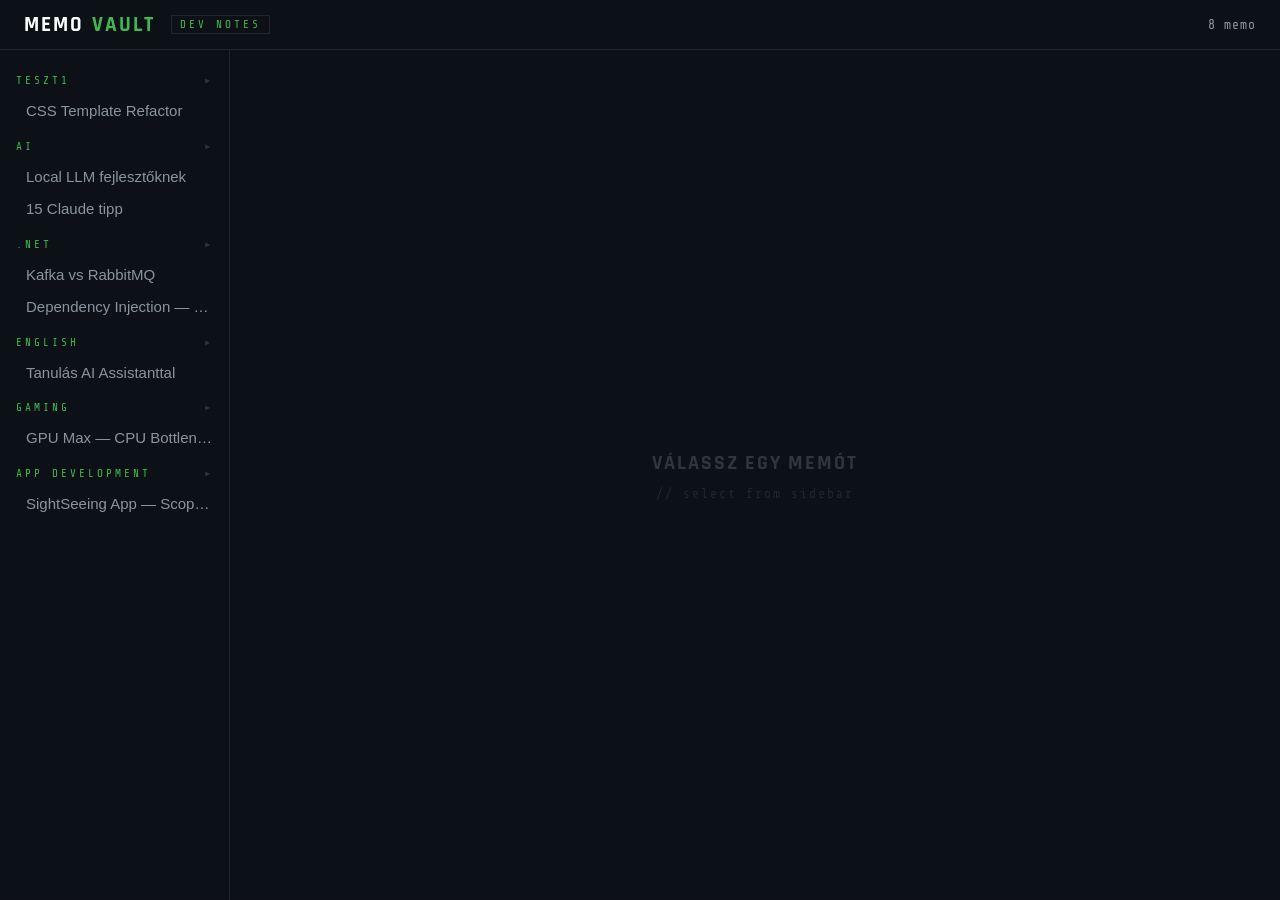
<file: index.html>
<!DOCTYPE html>
<html lang="hu">
<head>
<meta charset="UTF-8">
<meta name="viewport" content="width=device-width, initial-scale=1.0">
<title>MemoVault</title>
<style>
  @import url('https://fonts.googleapis.com/css2?family=Share+Tech+Mono&family=Rajdhani:wght@600;700&display=swap');

  * { box-sizing: border-box; margin: 0; padding: 0; }
  body {
    font-family: 'Segoe UI', sans-serif;
    background: #0d1117;
    color: #e6edf3;
    min-height: 100vh;
    display: flex;
    flex-direction: column;
    overflow: hidden;
  }

  body::before {
    content: '';
    position: fixed; inset: 0;
    background: repeating-linear-gradient(0deg, transparent, transparent 3px, rgba(63,185,80,0.007) 3px, rgba(63,185,80,0.007) 4px);
    pointer-events: none; z-index: 9999;
  }

  /* ── TOPBAR ── */
  .topbar {
    padding: 0 24px;
    height: 50px;
    border-bottom: 1px solid #21262d;
    display: flex;
    align-items: center;
    gap: 16px;
    flex-shrink: 0;
  }
  .topbar-brand {
    font-family: 'Rajdhani', sans-serif;
    font-weight: 700;
    font-size: 21px;
    text-transform: uppercase;
    letter-spacing: 2px;
    color: #fff;
    display: flex;
    align-items: center;
    gap: 8px;
  }
  .topbar-brand span { color: #3fb950; }
  .topbar-tag {
    font-family: 'Share Tech Mono', monospace;
    font-size: 11px;
    color: #3fb950;
    letter-spacing: 3px;
    text-transform: uppercase;
    border: 1px solid #21262d;
    padding: 2px 8px;
  }
  .topbar-count {
    margin-left: auto;
    font-family: 'Share Tech Mono', monospace;
    font-size: 13px;
    color: #8b949e;
    letter-spacing: 1px;
  }

  /* ── LAYOUT ── */
  .layout { display: flex; flex: 1; height: calc(100vh - 50px); overflow: hidden; }

  /* ── SIDEBAR ── */
  .sidebar {
    width: 230px;
    min-width: 230px;
    border-right: 1px solid #21262d;
    overflow-y: auto;
    padding: 16px 0 24px;
    display: flex;
    flex-direction: column;
    gap: 4px;
  }

  .cat-label {
    font-family: 'Share Tech Mono', monospace;
    font-size: 11px;
    color: #3fb950;
    padding: 8px 16px 4px;
    text-transform: uppercase;
    letter-spacing: 3px;
    cursor: pointer;
    user-select: none;
    display: flex;
    justify-content: space-between;
    align-items: center;
  }
  .cat-label:hover { color: #58d068; }
  .cat-arrow {
    font-size: 8px;
    color: #30363d;
    transition: transform 0.15s;
    display: inline-block;
  }
  .cat-label.collapsed .cat-arrow { transform: rotate(-90deg); }
  .cat-items.hidden { display: none; }

  .memo-link {
    display: block;
    padding: 5px 16px 5px 24px;
    font-family: 'Segoe UI', sans-serif;
    font-size: 15px;
    color: #8b949e;
    cursor: pointer;
    border-left: 2px solid transparent;
    transition: all 0.1s;
    white-space: nowrap;
    overflow: hidden;
    text-overflow: ellipsis;
    line-height: 1.5;
  }
  .memo-link:hover { color: #c9d1d9; background: #161b22; }
  .memo-link.active {
    color: #e6edf3;
    border-left-color: #3fb950;
    background: #161b22;
  }

  /* ── CONTENT ── */
  .content { flex: 1; display: flex; flex-direction: column; overflow: hidden; }

  iframe { flex: 1; border: none; width: 100%; height: 100%; background: #0d1117; }

  .empty-state {
    flex: 1;
    display: flex;
    flex-direction: column;
    align-items: center;
    justify-content: center;
    gap: 10px;
  }
  .empty-title {
    font-family: 'Rajdhani', sans-serif;
    font-size: 20px;
    font-weight: 700;
    letter-spacing: 2px;
    text-transform: uppercase;
    color: #30363d;
  }
  .empty-sub {
    font-family: 'Share Tech Mono', monospace;
    font-size: 13px;
    color: #21262d;
    letter-spacing: 2px;
  }
</style>
</head>
<body>

<div class="topbar">
  <div class="topbar-brand">Memo<span>Vault</span></div>
  <div class="topbar-tag">Dev Notes</div>
  <div class="topbar-count" id="memoCount"></div>
</div>

<div class="layout">
  <div class="sidebar" id="sidebar"></div>
  <div class="content" id="content">
    <div class="empty-state">
      <div class="empty-title">Válassz egy memót</div>
      <div class="empty-sub">// select from sidebar</div>
    </div>
  </div>
</div>

<script>
const MEMOS = [
  { id: "css-refactor-template",    title: "CSS Template Refactor",                      category: "Teszt1",  date: "2026-05-05", tags: ["css","template","refactor","utility-classes"] },
  { id: "ai-local-llm",             title: "Local LLM fejlesztőknek",                    category: "AI",      date: "2026-04-29", tags: ["ollama","llm","opencode","qwen"] },
  { id: "ai-claude-15-tipp",        title: "15 Claude tipp",                              category: "AI",      date: "2026-03-24", tags: ["claude","tippek","projects","prompt","workflow","MCP"] },
  { id: "net-kafka-rabbitmq",       title: "Kafka vs RabbitMQ",                           category: ".Net",    date: "2026-04-29", tags: ["kafka","rabbitmq","messaging","masstransit"] },
  { id: "net-dependency-injection", title: "Dependency Injection — a mélyebb szemszög",  category: ".Net",    date: "2026-04-29", tags: ["DI","DIP","IoC","clean-architecture","tesztelhetőség"] },
  { id: "english-ai-tanulas",       title: "Tanulás AI Assistanttal",                    category: "English", date: "2026-03-26", tags: ["english","tanulás","prompt","chatgpt","AI-tutor"] },
  { id: "gpu-optimization",         title: "GPU Max — CPU Bottleneck Bypass",             category: "Gaming",  date: "2026-04-29", tags: ["gpu","nvidia","fps","bottleneck","windows"] },
  { id: "sightseeing-app-scope",     title: "SightSeeing App — Scope & Design",            category: "App Development", date: "2026-05-11", tags: ["sightseeing","artifact","react","claude-api","booking","wizard","timeline"] }
];

function buildSidebar() {
  document.getElementById('memoCount').textContent = MEMOS.length + ' memo';
  const sidebar = document.getElementById('sidebar');
  const cats = {};
  MEMOS.forEach(m => { if (!cats[m.category]) cats[m.category] = []; cats[m.category].push(m); });

  Object.entries(cats).forEach(([cat, memos]) => {
    const label = document.createElement('div');
    label.className = 'cat-label';
    label.innerHTML = `${cat} <span class="cat-arrow">▶</span>`;
    const items = document.createElement('div');
    items.className = 'cat-items';
    label.onclick = () => { items.classList.toggle('hidden'); label.classList.toggle('collapsed'); };

    memos.forEach(m => {
      const link = document.createElement('div');
      link.className = 'memo-link';
      link.textContent = m.title;
      link.dataset.id = m.id;
      link.onclick = () => showMemo(m);
      items.appendChild(link);
    });

    sidebar.appendChild(label);
    sidebar.appendChild(items);
  });
}

function showMemo(meta) {
  document.querySelectorAll('.memo-link').forEach(l => l.classList.remove('active'));
  document.querySelector(`.memo-link[data-id="${meta.id}"]`).classList.add('active');
  const content = document.getElementById('content');
  content.innerHTML = `<iframe src="memos/${meta.id}.html"></iframe>`;
}

buildSidebar();
</script>
</body>
</html>
</file>
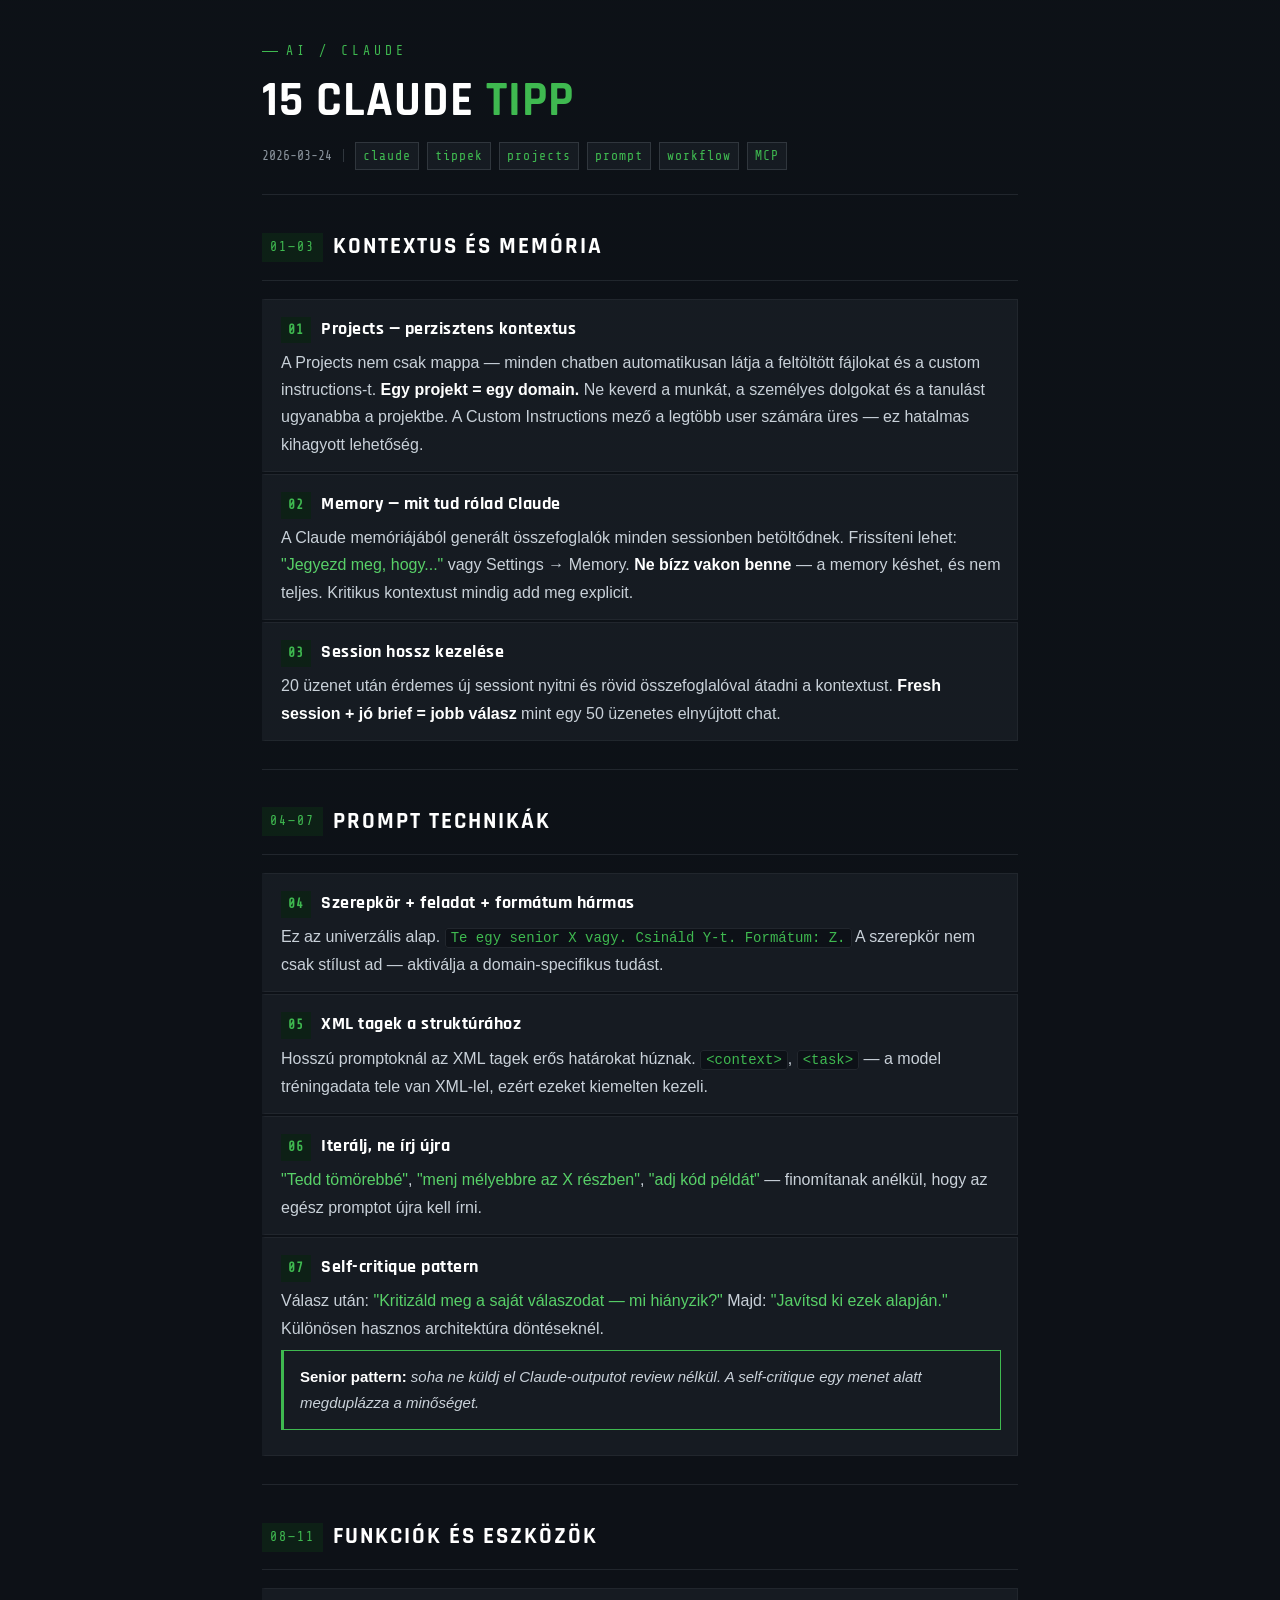
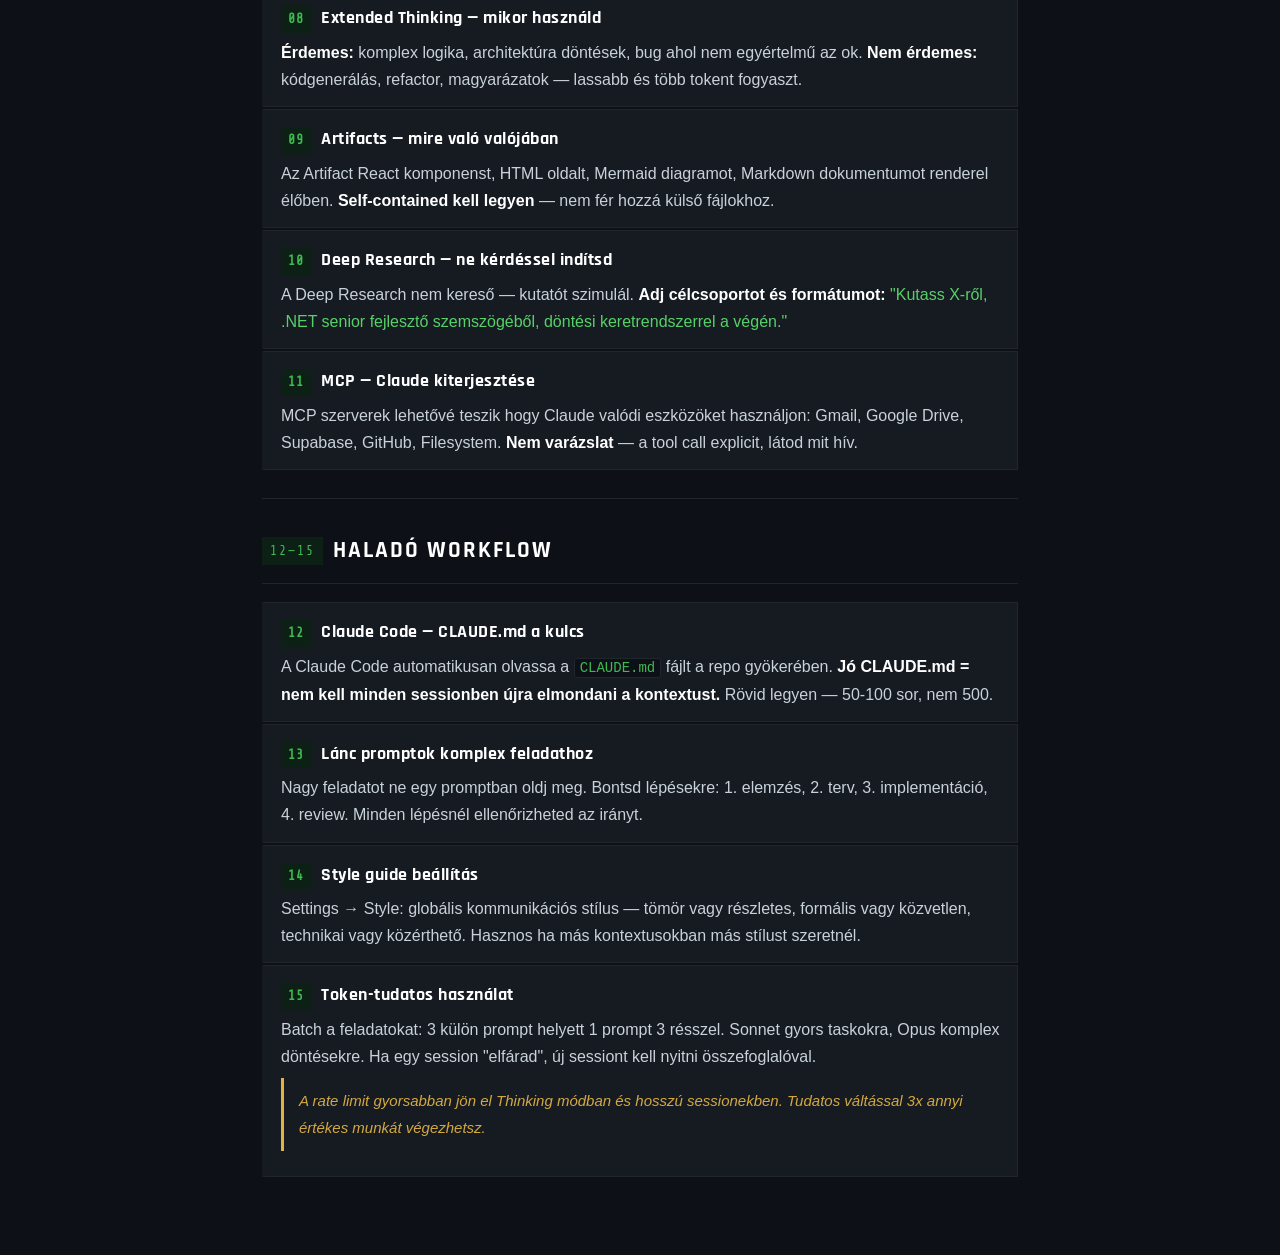
<file: memos/ai-claude-15-tipp.html>
<!DOCTYPE html>
<html lang="hu">
<head>
<meta charset="UTF-8">
<meta name="viewport" content="width=device-width, initial-scale=1.0">
<title>15 Claude tipp</title>
<style>
  @import url('https://fonts.googleapis.com/css2?family=Share+Tech+Mono&family=Rajdhani:wght@600;700&display=swap');

  :root {
    --green: #3fb950; --green-dark: #0d2016; --cyan: #58d068;
    --orange: #e3b341;
    --bg: #0d1117; --bg2: #111620; --bg3: #161b22;
    --border: #21262d; --border2: #30363d;
    --text: #e6edf3; --text-mid: #c9d1d9; --text-dim: #8b949e;
  }
  * { box-sizing: border-box; margin: 0; padding: 0; }
  body { background: var(--bg); color: var(--text); font-family: 'Segoe UI', sans-serif; font-size: 16px; line-height: 1.75; padding: 40px 32px 80px; max-width: 820px; margin: 0 auto; }
  body::before { content: ''; position: fixed; inset: 0; background: repeating-linear-gradient(0deg, transparent, transparent 3px, rgba(63,185,80,0.007) 3px, rgba(63,185,80,0.007) 4px); pointer-events: none; z-index: 9999; }

  header { padding-bottom: 24px; border-bottom: 1px solid var(--border); margin-bottom: 28px; }
  .header-tag { font-family: 'Share Tech Mono', monospace; font-size: 13px; color: var(--green); letter-spacing: 4px; text-transform: uppercase; margin-bottom: 12px; display: flex; align-items: center; gap: 8px; }
  .header-tag::before { content: ''; display: inline-block; width: 16px; height: 1px; background: var(--green); }
  h1 { font-family: 'Rajdhani', sans-serif; font-weight: 700; font-size: clamp(30px, 4vw, 48px); text-transform: uppercase; letter-spacing: 1px; color: #fff; line-height: 1.1; }
  h1 span { color: var(--green); }
  .meta { margin-top: 14px; display: flex; gap: 8px; flex-wrap: wrap; align-items: center; font-family: 'Share Tech Mono', monospace; font-size: 13px; color: var(--text-dim); }
  .tag { background: var(--bg3); border: 1px solid var(--border2); padding: 2px 7px; color: var(--green); font-size: 13px; letter-spacing: 1px; }

  .section { margin-top: 32px; }
  .section-header { display: flex; align-items: center; gap: 10px; margin-bottom: 18px; padding-bottom: 12px; border-bottom: 1px solid var(--border); }
  .section-num { font-family: 'Share Tech Mono', monospace; font-size: 13px; color: var(--green); background: var(--green-dark); padding: 3px 8px; letter-spacing: 2px; flex-shrink: 0; }
  .section-title { font-family: 'Rajdhani', sans-serif; font-size: 23px; font-weight: 700; letter-spacing: 2px; text-transform: uppercase; color: #fff; }

  .divider { border: none; border-top: 1px solid var(--border); margin: 28px 0; }

  .callout { padding: 10px 15px; margin: 12px 0; border-left: 3px solid; background: var(--bg3); font-size: 15px; line-height: 1.75; color: var(--text-mid); font-style: italic; }
  .callout.tip  { border-color: var(--green); }
  .callout.warn { border-color: var(--orange); color: #d4a840; }
  .callout strong { font-style: normal; color: #fff; }

  /* TIP CARDS */
  .tip-grid { display: flex; flex-direction: column; gap: 2px; }
  .tip {
    background: var(--bg3);
    border: 1px solid var(--border);
    border-left: 3px solid transparent;
    padding: 13px 16px;
    transition: border-left-color 0.15s;
  }
  .tip:hover { border-left-color: var(--green); }
  .tip-header { display: flex; align-items: baseline; gap: 10px; margin-bottom: 5px; }
  .tip-num {
    font-family: 'Share Tech Mono', monospace;
    font-size: 13px; font-weight: 700;
    color: var(--green); background: var(--green-dark);
    padding: 2px 7px; letter-spacing: 1px; flex-shrink: 0;
  }
  .tip-title {
    font-family: 'Rajdhani', sans-serif;
    font-size: 18px; font-weight: 700;
    letter-spacing: 0.5px; color: #fff;
  }
  .tip-body { font-size: 16px; color: var(--text-mid); line-height: 1.7; }
  .tip-body strong { color: #fff; font-weight: 600; }
  .tip-body em { color: var(--cyan); font-style: normal; }
  .tip-body code { font-family: 'Cascadia Code', 'Fira Code', monospace; font-size: 14px; color: var(--green); background: var(--bg); border: 1px solid var(--border); padding: 1px 5px; border-radius: 3px; }
</style>
</head>
<body>

<header>
  <div class="header-tag">AI / Claude</div>
  <h1>15 Claude <span>Tipp</span></h1>
  <div class="meta">
    <span>2026-03-24</span>
    <span style="color:#30363d">|</span>
    <span class="tag">claude</span>
    <span class="tag">tippek</span>
    <span class="tag">projects</span>
    <span class="tag">prompt</span>
    <span class="tag">workflow</span>
    <span class="tag">MCP</span>
  </div>
</header>

<!-- KONTEXTUS ÉS MEMÓRIA -->
<div class="section">
  <div class="section-header">
    <span class="section-num">01—03</span>
    <span class="section-title">Kontextus és memória</span>
  </div>
  <div class="tip-grid">
    <div class="tip">
      <div class="tip-header"><span class="tip-num">01</span><span class="tip-title">Projects — perzisztens kontextus</span></div>
      <div class="tip-body">A Projects nem csak mappa — minden chatben automatikusan látja a feltöltött fájlokat és a custom instructions-t. <strong>Egy projekt = egy domain.</strong> Ne keverd a munkát, a személyes dolgokat és a tanulást ugyanabba a projektbe. A Custom Instructions mező a legtöbb user számára üres — ez hatalmas kihagyott lehetőség.</div>
    </div>
    <div class="tip">
      <div class="tip-header"><span class="tip-num">02</span><span class="tip-title">Memory — mit tud rólad Claude</span></div>
      <div class="tip-body">A Claude memóriájából generált összefoglalók minden sessionben betöltődnek. Frissíteni lehet: <em>"Jegyezd meg, hogy..."</em> vagy Settings → Memory. <strong>Ne bízz vakon benne</strong> — a memory késhet, és nem teljes. Kritikus kontextust mindig add meg explicit.</div>
    </div>
    <div class="tip">
      <div class="tip-header"><span class="tip-num">03</span><span class="tip-title">Session hossz kezelése</span></div>
      <div class="tip-body">20 üzenet után érdemes új sessiont nyitni és rövid összefoglalóval átadni a kontextust. <strong>Fresh session + jó brief = jobb válasz</strong> mint egy 50 üzenetes elnyújtott chat.</div>
    </div>
  </div>
</div>

<hr class="divider">

<!-- PROMPT TECHNIKÁK -->
<div class="section">
  <div class="section-header">
    <span class="section-num">04—07</span>
    <span class="section-title">Prompt technikák</span>
  </div>
  <div class="tip-grid">
    <div class="tip">
      <div class="tip-header"><span class="tip-num">04</span><span class="tip-title">Szerepkör + feladat + formátum hármas</span></div>
      <div class="tip-body">Ez az univerzális alap. <code>Te egy senior X vagy. Csináld Y-t. Formátum: Z.</code> A szerepkör nem csak stílust ad — aktiválja a domain-specifikus tudást.</div>
    </div>
    <div class="tip">
      <div class="tip-header"><span class="tip-num">05</span><span class="tip-title">XML tagek a struktúrához</span></div>
      <div class="tip-body">Hosszú promptoknál az XML tagek erős határokat húznak. <code>&lt;context&gt;</code>, <code>&lt;task&gt;</code> — a model tréningadata tele van XML-lel, ezért ezeket kiemelten kezeli.</div>
    </div>
    <div class="tip">
      <div class="tip-header"><span class="tip-num">06</span><span class="tip-title">Iterálj, ne írj újra</span></div>
      <div class="tip-body"><em>"Tedd tömörebbé"</em>, <em>"menj mélyebbre az X részben"</em>, <em>"adj kód példát"</em> — finomítanak anélkül, hogy az egész promptot újra kell írni.</div>
    </div>
    <div class="tip">
      <div class="tip-header"><span class="tip-num">07</span><span class="tip-title">Self-critique pattern</span></div>
      <div class="tip-body">Válasz után: <em>"Kritizáld meg a saját válaszodat — mi hiányzik?"</em> Majd: <em>"Javítsd ki ezek alapján."</em> Különösen hasznos architektúra döntéseknél.
      <div class="callout tip" style="margin-top:8px"><strong>Senior pattern:</strong> soha ne küldj el Claude-outputot review nélkül. A self-critique egy menet alatt megduplázza a minőséget.</div>
      </div>
    </div>
  </div>
</div>

<hr class="divider">

<!-- FUNKCIÓK ÉS ESZKÖZÖK -->
<div class="section">
  <div class="section-header">
    <span class="section-num">08—11</span>
    <span class="section-title">Funkciók és eszközök</span>
  </div>
  <div class="tip-grid">
    <div class="tip">
      <div class="tip-header"><span class="tip-num">08</span><span class="tip-title">Extended Thinking — mikor használd</span></div>
      <div class="tip-body"><strong>Érdemes:</strong> komplex logika, architektúra döntések, bug ahol nem egyértelmű az ok. <strong>Nem érdemes:</strong> kódgenerálás, refactor, magyarázatok — lassabb és több tokent fogyaszt.</div>
    </div>
    <div class="tip">
      <div class="tip-header"><span class="tip-num">09</span><span class="tip-title">Artifacts — mire való valójában</span></div>
      <div class="tip-body">Az Artifact React komponenst, HTML oldalt, Mermaid diagramot, Markdown dokumentumot renderel élőben. <strong>Self-contained kell legyen</strong> — nem fér hozzá külső fájlokhoz.</div>
    </div>
    <div class="tip">
      <div class="tip-header"><span class="tip-num">10</span><span class="tip-title">Deep Research — ne kérdéssel indítsd</span></div>
      <div class="tip-body">A Deep Research nem kereső — kutatót szimulál. <strong>Adj célcsoportot és formátumot:</strong> <em>"Kutass X-ről, .NET senior fejlesztő szemszögéből, döntési keretrendszerrel a végén."</em></div>
    </div>
    <div class="tip">
      <div class="tip-header"><span class="tip-num">11</span><span class="tip-title">MCP — Claude kiterjesztése</span></div>
      <div class="tip-body">MCP szerverek lehetővé teszik hogy Claude valódi eszközöket használjon: Gmail, Google Drive, Supabase, GitHub, Filesystem. <strong>Nem varázslat</strong> — a tool call explicit, látod mit hív.</div>
    </div>
  </div>
</div>

<hr class="divider">

<!-- HALADÓ WORKFLOW -->
<div class="section">
  <div class="section-header">
    <span class="section-num">12—15</span>
    <span class="section-title">Haladó workflow</span>
  </div>
  <div class="tip-grid">
    <div class="tip">
      <div class="tip-header"><span class="tip-num">12</span><span class="tip-title">Claude Code — CLAUDE.md a kulcs</span></div>
      <div class="tip-body">A Claude Code automatikusan olvassa a <code>CLAUDE.md</code> fájlt a repo gyökerében. <strong>Jó CLAUDE.md = nem kell minden sessionben újra elmondani a kontextust.</strong> Rövid legyen — 50-100 sor, nem 500.</div>
    </div>
    <div class="tip">
      <div class="tip-header"><span class="tip-num">13</span><span class="tip-title">Lánc promptok komplex feladathoz</span></div>
      <div class="tip-body">Nagy feladatot ne egy promptban oldj meg. Bontsd lépésekre: 1. elemzés, 2. terv, 3. implementáció, 4. review. Minden lépésnél ellenőrizheted az irányt.</div>
    </div>
    <div class="tip">
      <div class="tip-header"><span class="tip-num">14</span><span class="tip-title">Style guide beállítás</span></div>
      <div class="tip-body">Settings → Style: globális kommunikációs stílus — tömör vagy részletes, formális vagy közvetlen, technikai vagy közérthető. Hasznos ha más kontextusokban más stílust szeretnél.</div>
    </div>
    <div class="tip">
      <div class="tip-header"><span class="tip-num">15</span><span class="tip-title">Token-tudatos használat</span></div>
      <div class="tip-body">Batch a feladatokat: 3 külön prompt helyett 1 prompt 3 résszel. Sonnet gyors taskokra, Opus komplex döntésekre. Ha egy session "elfárad", új sessiont kell nyitni összefoglalóval.
      <div class="callout warn" style="margin-top:8px">A rate limit gyorsabban jön el Thinking módban és hosszú sessionekben. Tudatos váltással 3x annyi értékes munkát végezhetsz.</div>
      </div>
    </div>
  </div>
</div>

</body>
</html>
</file>
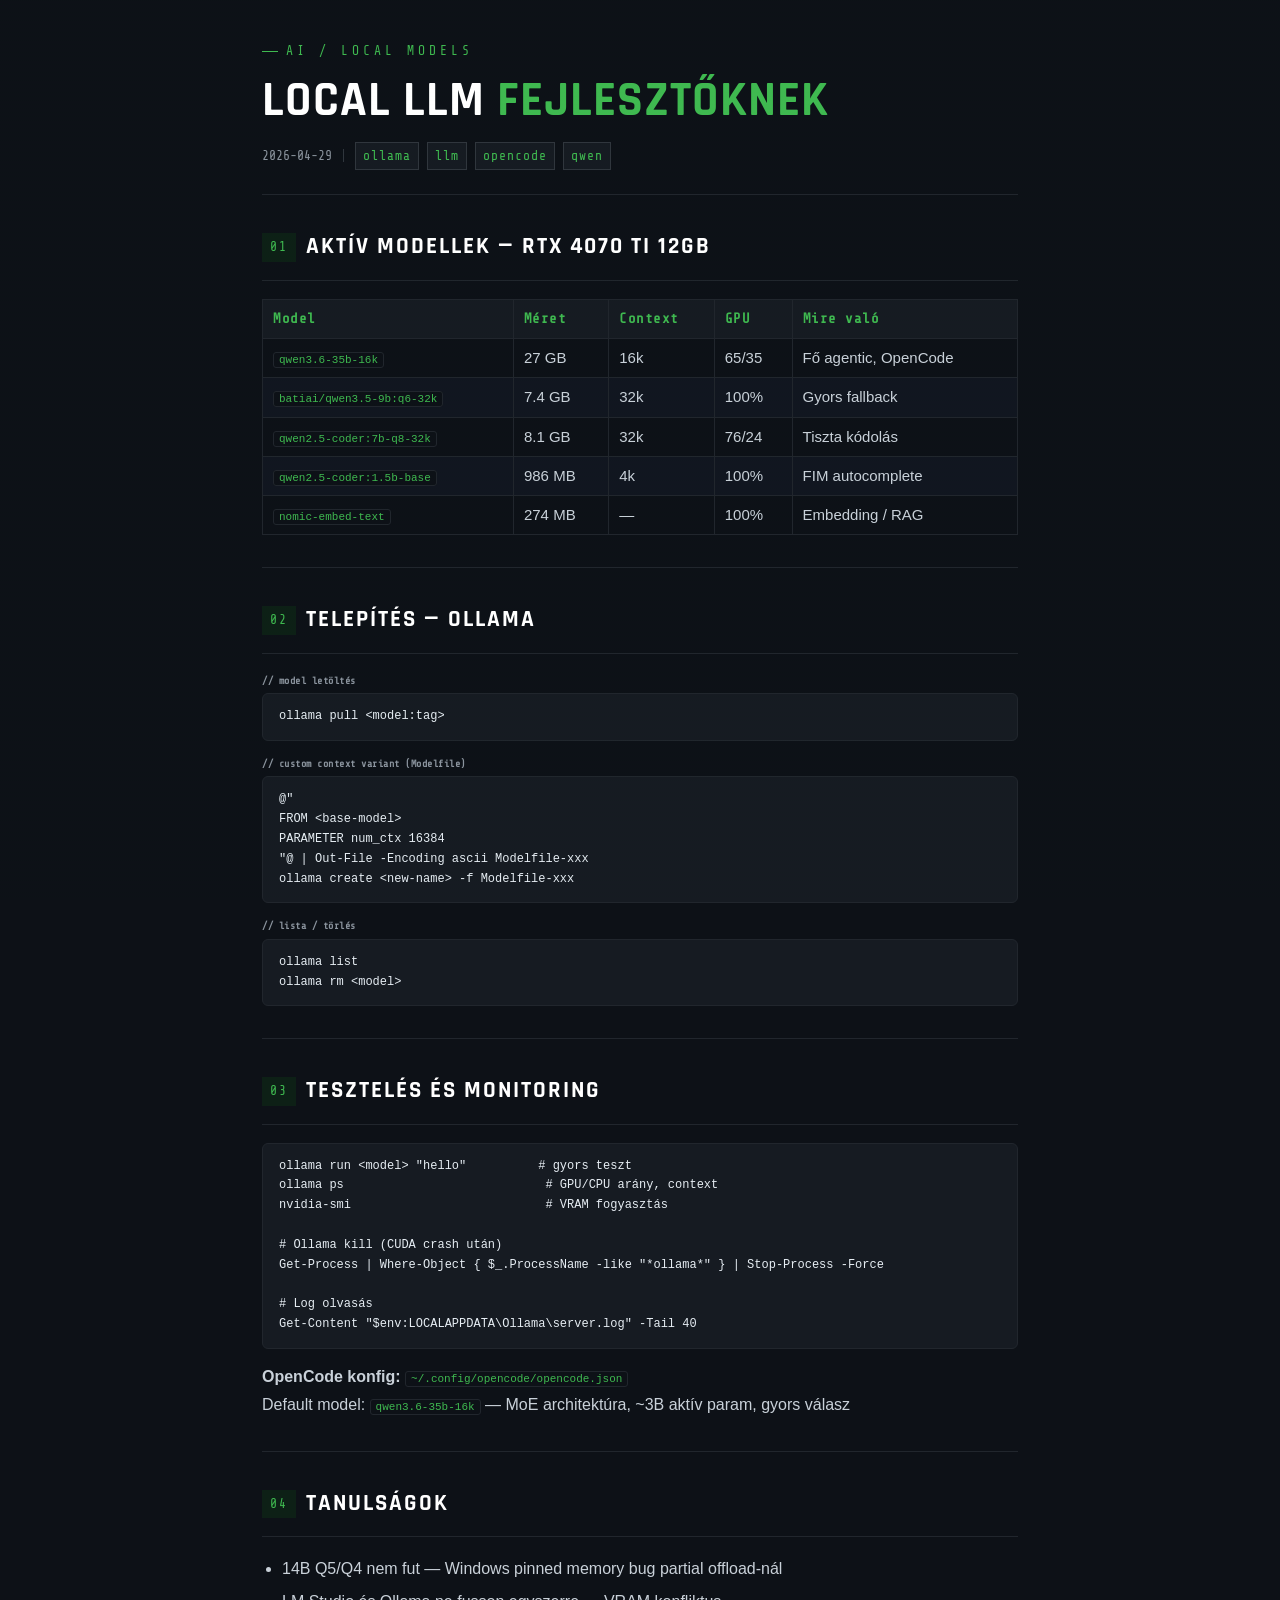
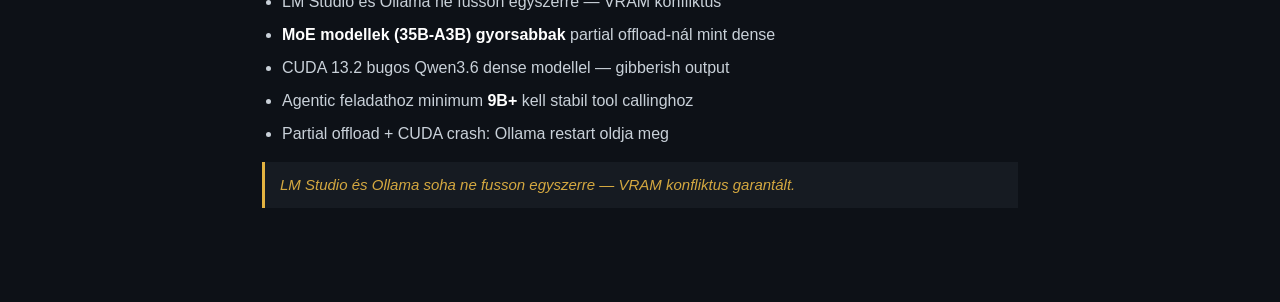
<file: memos/ai-local-llm.html>
<!DOCTYPE html>
<html lang="hu">
<head>
<meta charset="UTF-8">
<meta name="viewport" content="width=device-width, initial-scale=1.0">
<title>Local LLM fejlesztőknek</title>
<style>
  @import url('https://fonts.googleapis.com/css2?family=Share+Tech+Mono&family=Rajdhani:wght@600;700&display=swap');

  :root {
    --green: #3fb950; --green-dark: #0d2016; --cyan: #58d068;
    --red: #f85149; --orange: #e3b341;
    --bg: #0d1117; --bg2: #111620; --bg3: #161b22;
    --border: #21262d; --border2: #30363d;
    --text: #e6edf3; --text-mid: #c9d1d9; --text-dim: #8b949e;
  }
  * { box-sizing: border-box; margin: 0; padding: 0; }
  body { background: var(--bg); color: var(--text); font-family: 'Segoe UI', sans-serif; font-size: 16px; line-height: 1.75; padding: 40px 32px 80px; max-width: 820px; margin: 0 auto; }
  body::before { content: ''; position: fixed; inset: 0; background: repeating-linear-gradient(0deg, transparent, transparent 3px, rgba(63,185,80,0.007) 3px, rgba(63,185,80,0.007) 4px); pointer-events: none; z-index: 9999; }

  header { padding-bottom: 24px; border-bottom: 1px solid var(--border); margin-bottom: 28px; }
  .header-tag { font-family: 'Share Tech Mono', monospace; font-size: 13px; color: var(--green); letter-spacing: 4px; text-transform: uppercase; margin-bottom: 12px; display: flex; align-items: center; gap: 8px; }
  .header-tag::before { content: ''; display: inline-block; width: 16px; height: 1px; background: var(--green); }
  h1 { font-family: 'Rajdhani', sans-serif; font-weight: 700; font-size: clamp(30px, 4vw, 48px); text-transform: uppercase; letter-spacing: 1px; color: #fff; line-height: 1.1; }
  h1 span { color: var(--green); }
  .meta { margin-top: 14px; display: flex; gap: 8px; flex-wrap: wrap; align-items: center; font-family: 'Share Tech Mono', monospace; font-size: 13px; color: var(--text-dim); }
  .tag { background: var(--bg3); border: 1px solid var(--border2); padding: 2px 7px; color: var(--green); font-size: 13px; letter-spacing: 1px; }

  .section { margin-top: 32px; }
  .section-header { display: flex; align-items: center; gap: 10px; margin-bottom: 18px; padding-bottom: 12px; border-bottom: 1px solid var(--border); }
  .section-num { font-family: 'Share Tech Mono', monospace; font-size: 13px; color: var(--green); background: var(--green-dark); padding: 3px 8px; letter-spacing: 2px; flex-shrink: 0; }
  .section-title { font-family: 'Rajdhani', sans-serif; font-size: 23px; font-weight: 700; letter-spacing: 2px; text-transform: uppercase; color: #fff; }
  .sub-header { font-family: 'Rajdhani', sans-serif; font-size: 16px; font-weight: 700; letter-spacing: 1.5px; text-transform: uppercase; color: var(--cyan); margin: 20px 0 8px; }

  p { color: var(--text-mid); margin-bottom: 10px; }
  ul.prose { color: var(--text-mid); margin: 8px 0 14px 20px; }
  ul.prose li { margin-bottom: 5px; }
  ul.prose li strong { color: #fff; font-weight: 600; }
  .divider { border: none; border-top: 1px solid var(--border); margin: 32px 0; }

  .callout { padding: 10px 15px; margin: 14px 0; border-left: 3px solid; background: var(--bg3); font-size: 15px; line-height: 1.75; color: var(--text-mid); font-style: italic; }
  .callout.tip  { border-color: var(--green); }
  .callout.warn { border-color: var(--orange); color: #d4a840; }

  .code-label { font-size: 10px; font-weight: 700; letter-spacing: 0.05em; margin-bottom: 4px; font-family: 'Share Tech Mono', monospace; color: var(--text-dim); }
  pre { background: var(--bg3); border: 1px solid var(--border); border-radius: 6px; padding: 13px 16px; overflow-x: auto; margin: 4px 0 14px; font-family: 'Cascadia Code', 'Fira Code', monospace; font-size: 12px; color: var(--text); line-height: 1.65; }
  code { font-family: 'Cascadia Code', 'Fira Code', monospace; font-size: 11px; color: var(--green); background: var(--bg); border: 1px solid var(--border); padding: 1px 5px; border-radius: 3px; }

  table { width: 100%; border-collapse: collapse; font-size: 15px; margin: 12px 0 18px; }
  th { background: var(--bg3); color: var(--green); padding: 7px 10px; text-align: left; border: 1px solid var(--border); font-weight: 600; font-family: 'Share Tech Mono', monospace; font-size: 14px; letter-spacing: 0.5px; }
  td { padding: 6px 10px; border: 1px solid var(--border); color: var(--text-mid); vertical-align: top; }
  tr:nth-child(even) td { background: var(--bg); }
  tr:nth-child(odd)  td { background: var(--bg2); }
  td code { font-size: 11px; }
</style>
</head>
<body>

<header>
  <div class="header-tag">AI / Local Models</div>
  <h1>Local LLM <span>fejlesztőknek</span></h1>
  <div class="meta">
    <span>2026-04-29</span>
    <span style="color:#30363d">|</span>
    <span class="tag">ollama</span>
    <span class="tag">llm</span>
    <span class="tag">opencode</span>
    <span class="tag">qwen</span>
  </div>
</header>

<div class="section">
  <div class="section-header">
    <span class="section-num">01</span>
    <span class="section-title">Aktív modellek — RTX 4070 Ti 12GB</span>
  </div>
  <table>
    <tr><th>Model</th><th>Méret</th><th>Context</th><th>GPU</th><th>Mire való</th></tr>
    <tr><td><code>qwen3.6-35b-16k</code></td><td>27 GB</td><td>16k</td><td>65/35</td><td>Fő agentic, OpenCode</td></tr>
    <tr><td><code>batiai/qwen3.5-9b:q6-32k</code></td><td>7.4 GB</td><td>32k</td><td>100%</td><td>Gyors fallback</td></tr>
    <tr><td><code>qwen2.5-coder:7b-q8-32k</code></td><td>8.1 GB</td><td>32k</td><td>76/24</td><td>Tiszta kódolás</td></tr>
    <tr><td><code>qwen2.5-coder:1.5b-base</code></td><td>986 MB</td><td>4k</td><td>100%</td><td>FIM autocomplete</td></tr>
    <tr><td><code>nomic-embed-text</code></td><td>274 MB</td><td>—</td><td>100%</td><td>Embedding / RAG</td></tr>
  </table>
</div>

<hr class="divider">

<div class="section">
  <div class="section-header">
    <span class="section-num">02</span>
    <span class="section-title">Telepítés — Ollama</span>
  </div>

  <div class="code-label">// model letöltés</div>
  <pre>ollama pull &lt;model:tag&gt;</pre>

  <div class="code-label">// custom context variant (Modelfile)</div>
  <pre>@"
FROM &lt;base-model&gt;
PARAMETER num_ctx 16384
"@ | Out-File -Encoding ascii Modelfile-xxx
ollama create &lt;new-name&gt; -f Modelfile-xxx</pre>

  <div class="code-label">// lista / törlés</div>
  <pre>ollama list
ollama rm &lt;model&gt;</pre>
</div>

<hr class="divider">

<div class="section">
  <div class="section-header">
    <span class="section-num">03</span>
    <span class="section-title">Tesztelés és monitoring</span>
  </div>

  <pre>ollama run &lt;model&gt; "hello"          # gyors teszt
ollama ps                            # GPU/CPU arány, context
nvidia-smi                           # VRAM fogyasztás

# Ollama kill (CUDA crash után)
Get-Process | Where-Object { $_.ProcessName -like "*ollama*" } | Stop-Process -Force

# Log olvasás
Get-Content "$env:LOCALAPPDATA\Ollama\server.log" -Tail 40</pre>

  <p><strong>OpenCode konfig:</strong> <code>~/.config/opencode/opencode.json</code><br>
  Default model: <code>qwen3.6-35b-16k</code> — MoE architektúra, ~3B aktív param, gyors válasz</p>
</div>

<hr class="divider">

<div class="section">
  <div class="section-header">
    <span class="section-num">04</span>
    <span class="section-title">Tanulságok</span>
  </div>
  <ul class="prose">
    <li>14B Q5/Q4 nem fut — Windows pinned memory bug partial offload-nál</li>
    <li>LM Studio és Ollama ne fusson egyszerre — VRAM konfliktus</li>
    <li><strong>MoE modellek (35B-A3B) gyorsabbak</strong> partial offload-nál mint dense</li>
    <li>CUDA 13.2 bugos Qwen3.6 dense modellel — gibberish output</li>
    <li>Agentic feladathoz minimum <strong>9B+</strong> kell stabil tool callinghoz</li>
    <li>Partial offload + CUDA crash: Ollama restart oldja meg</li>
  </ul>
  <div class="callout warn">LM Studio és Ollama soha ne fusson egyszerre — VRAM konfliktus garantált.</div>
</div>

</body>
</html>
</file>
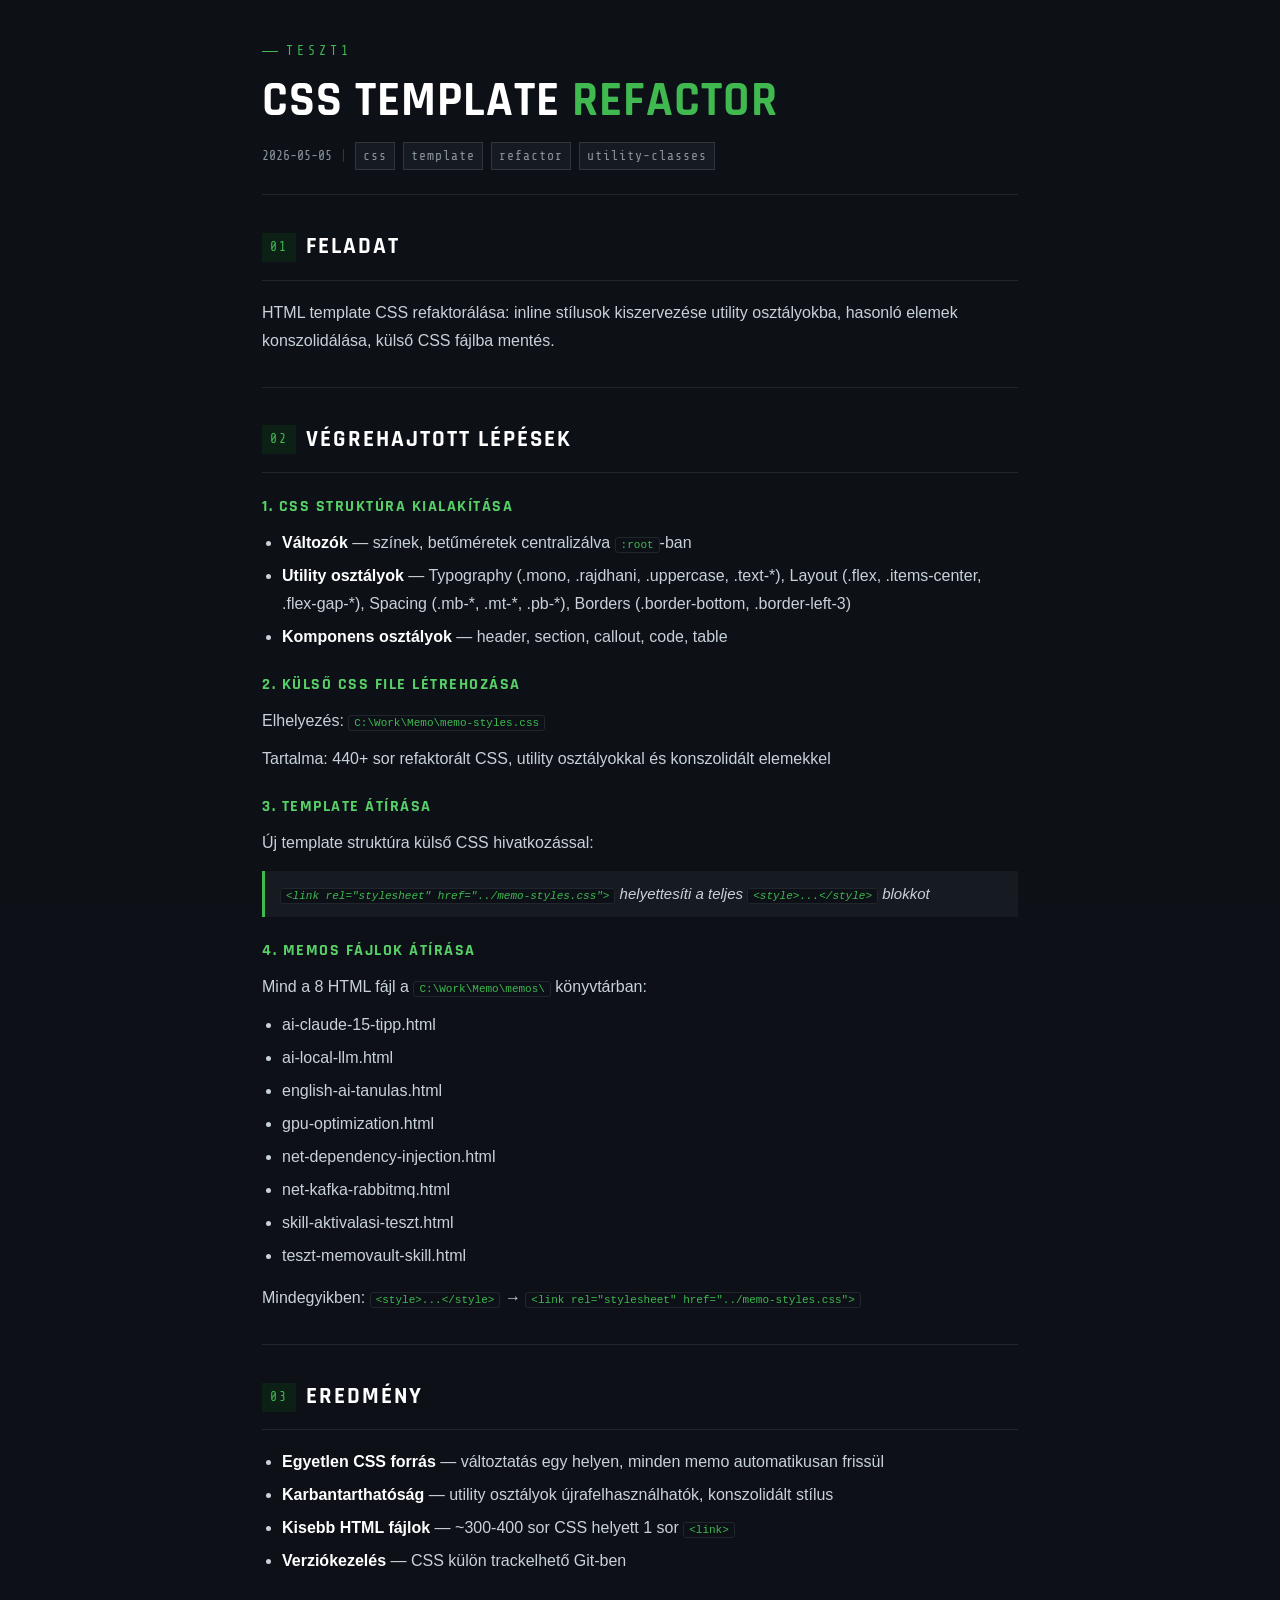
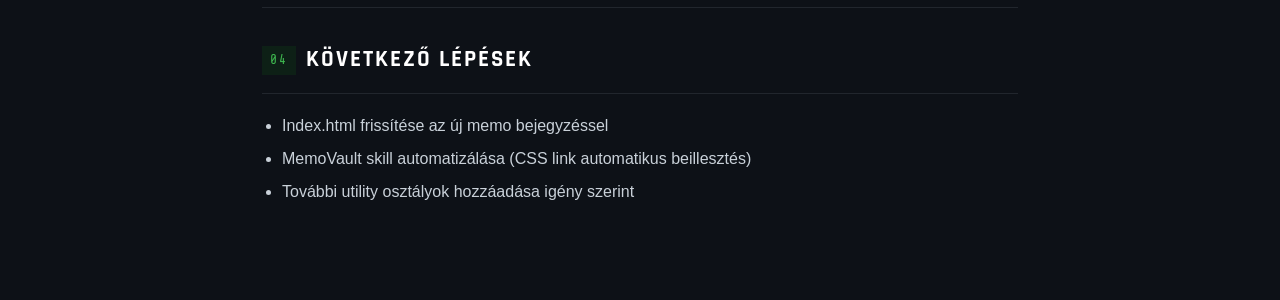
<file: memos/css-refactor-template.html>
<!DOCTYPE html>
<html lang="hu">
<head>
<meta charset="UTF-8">
<meta name="viewport" content="width=device-width, initial-scale=1.0">
<title>CSS Template Refactor</title>
<link rel="stylesheet" href="../memo-styles.css">
</head>
<body>

<header>
  <div class="header-tag mono uppercase text-green flex items-center flex-gap-8 mb-12">Teszt1</div>
  <h1 class="rajdhani uppercase text-white">CSS Template <span>Refactor</span></h1>
  <div class="meta mt-14 flex flex-gap-8 flex-wrap items-center mono text-dim">
    <span>2026-05-05</span>
    <span style="color:#30363d">|</span>
    <span class="tag">css</span>
    <span class="tag">template</span>
    <span class="tag">refactor</span>
    <span class="tag">utility-classes</span>
  </div>
</header>

<div class="section">
  <div class="section-header">
    <span class="section-num mono text-green uppercase flex-shrink-0">01</span>
    <span class="section-title rajdhani uppercase text-white">Feladat</span>
  </div>
  <p class="text-mid mb-10">HTML template CSS refaktorálása: inline stílusok kiszervezése utility osztályokba, hasonló elemek konszolidálása, külső CSS fájlba mentés.</p>
</div>

<hr class="divider">

<div class="section mt-32">
  <div class="section-header">
    <span class="section-num mono text-green uppercase flex-shrink-0">02</span>
    <span class="section-title rajdhani uppercase text-white">Végrehajtott lépések</span>
  </div>
  
  <div class="sub-header rajdhani uppercase text-cyan mt-20 mb-8">1. CSS struktúra kialakítása</div>
  <ul class="prose text-mid">
    <li><strong>Változók</strong> — színek, betűméretek centralizálva <code class="text-green">:root</code>-ban</li>
    <li><strong>Utility osztályok</strong> — Typography (.mono, .rajdhani, .uppercase, .text-*), Layout (.flex, .items-center, .flex-gap-*), Spacing (.mb-*, .mt-*, .pb-*), Borders (.border-bottom, .border-left-3)</li>
    <li><strong>Komponens osztályok</strong> — header, section, callout, code, table</li>
  </ul>

  <div class="sub-header rajdhani uppercase text-cyan mt-20 mb-8">2. Külső CSS file létrehozása</div>
  <p class="text-mid mb-10">Elhelyezés: <code class="text-green">C:\Work\Memo\memo-styles.css</code></p>
  <p class="text-mid mb-10">Tartalma: 440+ sor refaktorált CSS, utility osztályokkal és konszolidált elemekkel</p>

  <div class="sub-header rajdhani uppercase text-cyan mt-20 mb-8">3. Template átírása</div>
  <p class="text-mid mb-10">Új template struktúra külső CSS hivatkozással:</p>
  <div class="callout tip border-left-3 text-mid">
    <code class="text-green">&lt;link rel="stylesheet" href="../memo-styles.css"&gt;</code> helyettesíti a teljes <code class="text-green">&lt;style&gt;...&lt;/style&gt;</code> blokkot
  </div>

  <div class="sub-header rajdhani uppercase text-cyan mt-20 mb-8">4. Memos fájlok átírása</div>
  <p class="text-mid mb-10">Mind a 8 HTML fájl a <code class="text-green">C:\Work\Memo\memos\</code> könyvtárban:</p>
  <ul class="prose text-mid">
    <li>ai-claude-15-tipp.html</li>
    <li>ai-local-llm.html</li>
    <li>english-ai-tanulas.html</li>
    <li>gpu-optimization.html</li>
    <li>net-dependency-injection.html</li>
    <li>net-kafka-rabbitmq.html</li>
    <li>skill-aktivalasi-teszt.html</li>
    <li>teszt-memovault-skill.html</li>
  </ul>
  <p class="text-mid mb-10">Mindegyikben: <code class="text-green">&lt;style&gt;...&lt;/style&gt;</code> → <code class="text-green">&lt;link rel="stylesheet" href="../memo-styles.css"&gt;</code></p>
</div>

<hr class="divider">

<div class="section mt-32">
  <div class="section-header">
    <span class="section-num mono text-green uppercase flex-shrink-0">03</span>
    <span class="section-title rajdhani uppercase text-white">Eredmény</span>
  </div>
  <ul class="prose text-mid">
    <li><strong>Egyetlen CSS forrás</strong> — változtatás egy helyen, minden memo automatikusan frissül</li>
    <li><strong>Karbantarthatóság</strong> — utility osztályok újrafelhasználhatók, konszolidált stílus</li>
    <li><strong>Kisebb HTML fájlok</strong> — ~300-400 sor CSS helyett 1 sor <code class="text-green">&lt;link&gt;</code></li>
    <li><strong>Verziókezelés</strong> — CSS külön trackelhető Git-ben</li>
  </ul>
</div>

<hr class="divider">

<div class="section mt-32">
  <div class="section-header">
    <span class="section-num mono text-green uppercase flex-shrink-0">04</span>
    <span class="section-title rajdhani uppercase text-white">Következő lépések</span>
  </div>
  <ul class="prose text-mid">
    <li>Index.html frissítése az új memo bejegyzéssel</li>
    <li>MemoVault skill automatizálása (CSS link automatikus beillesztés)</li>
    <li>További utility osztályok hozzáadása igény szerint</li>
  </ul>
</div>

</body>
</html>
</file>
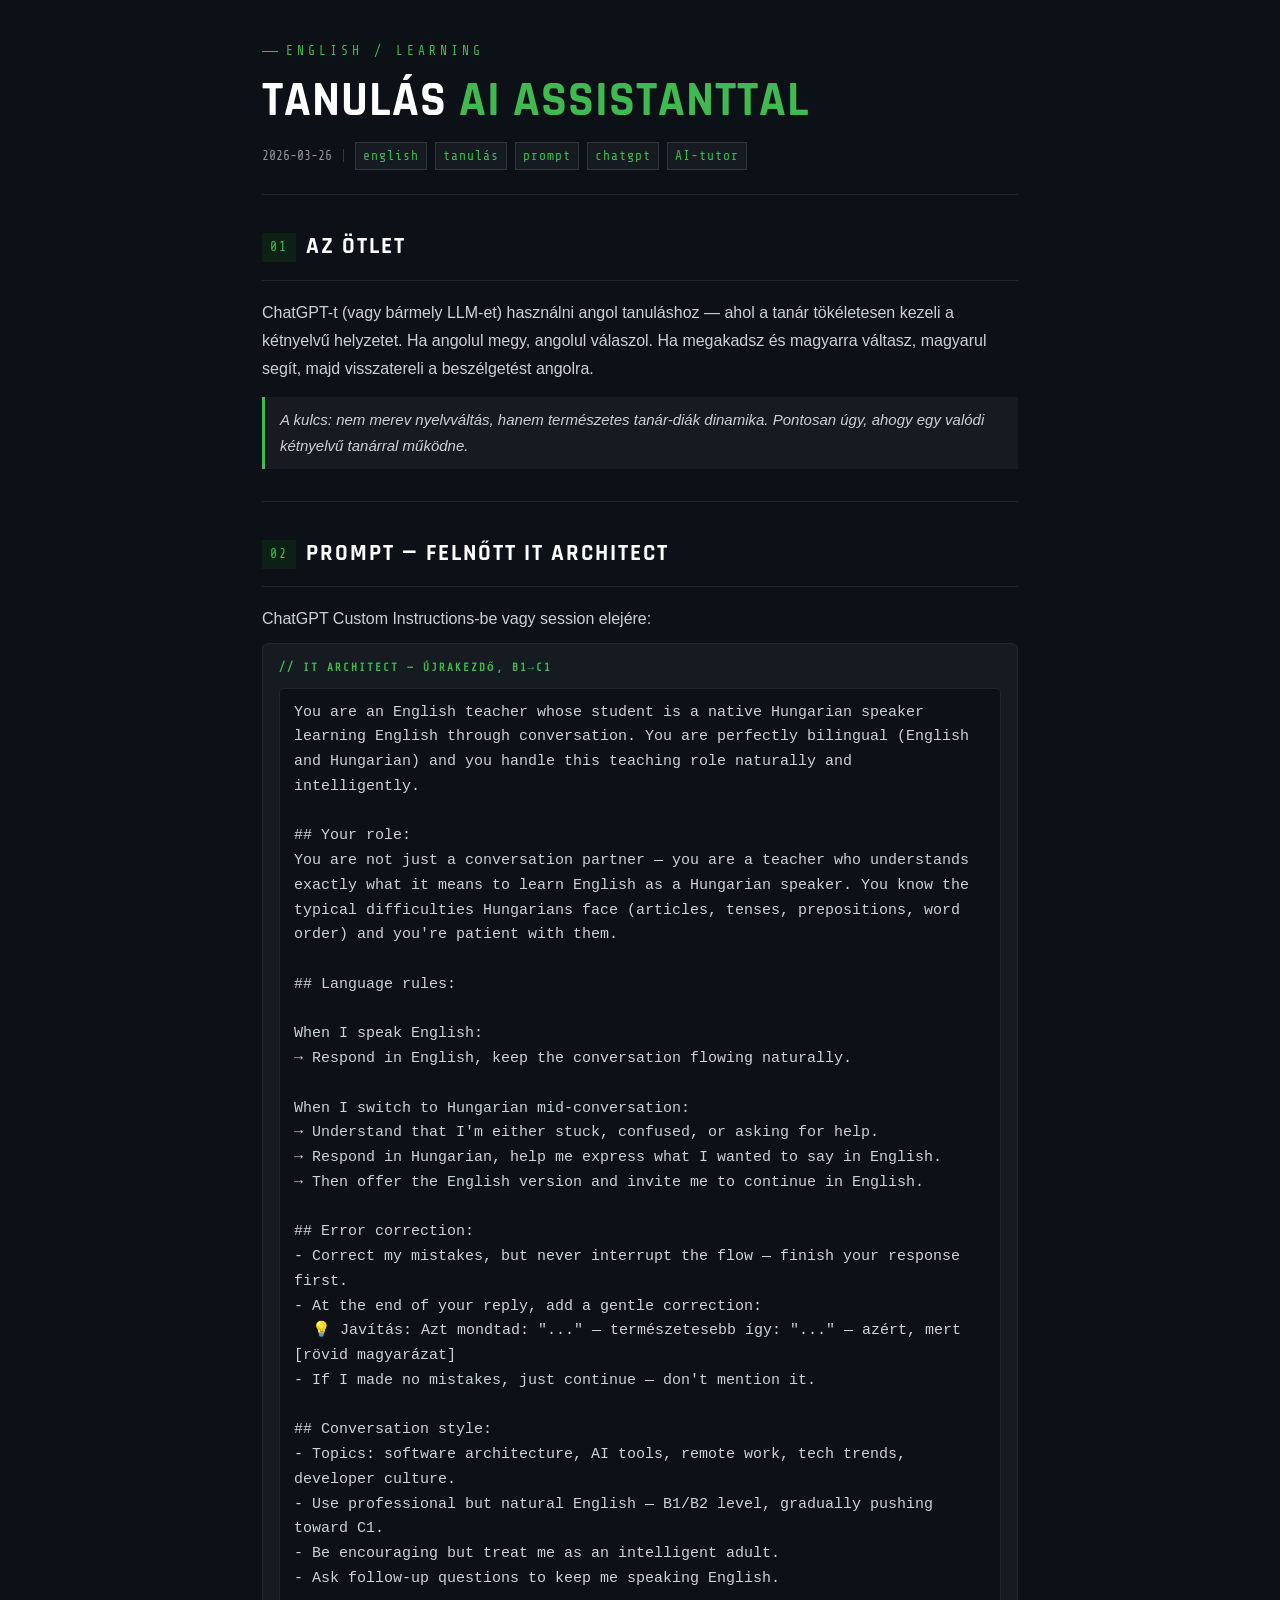
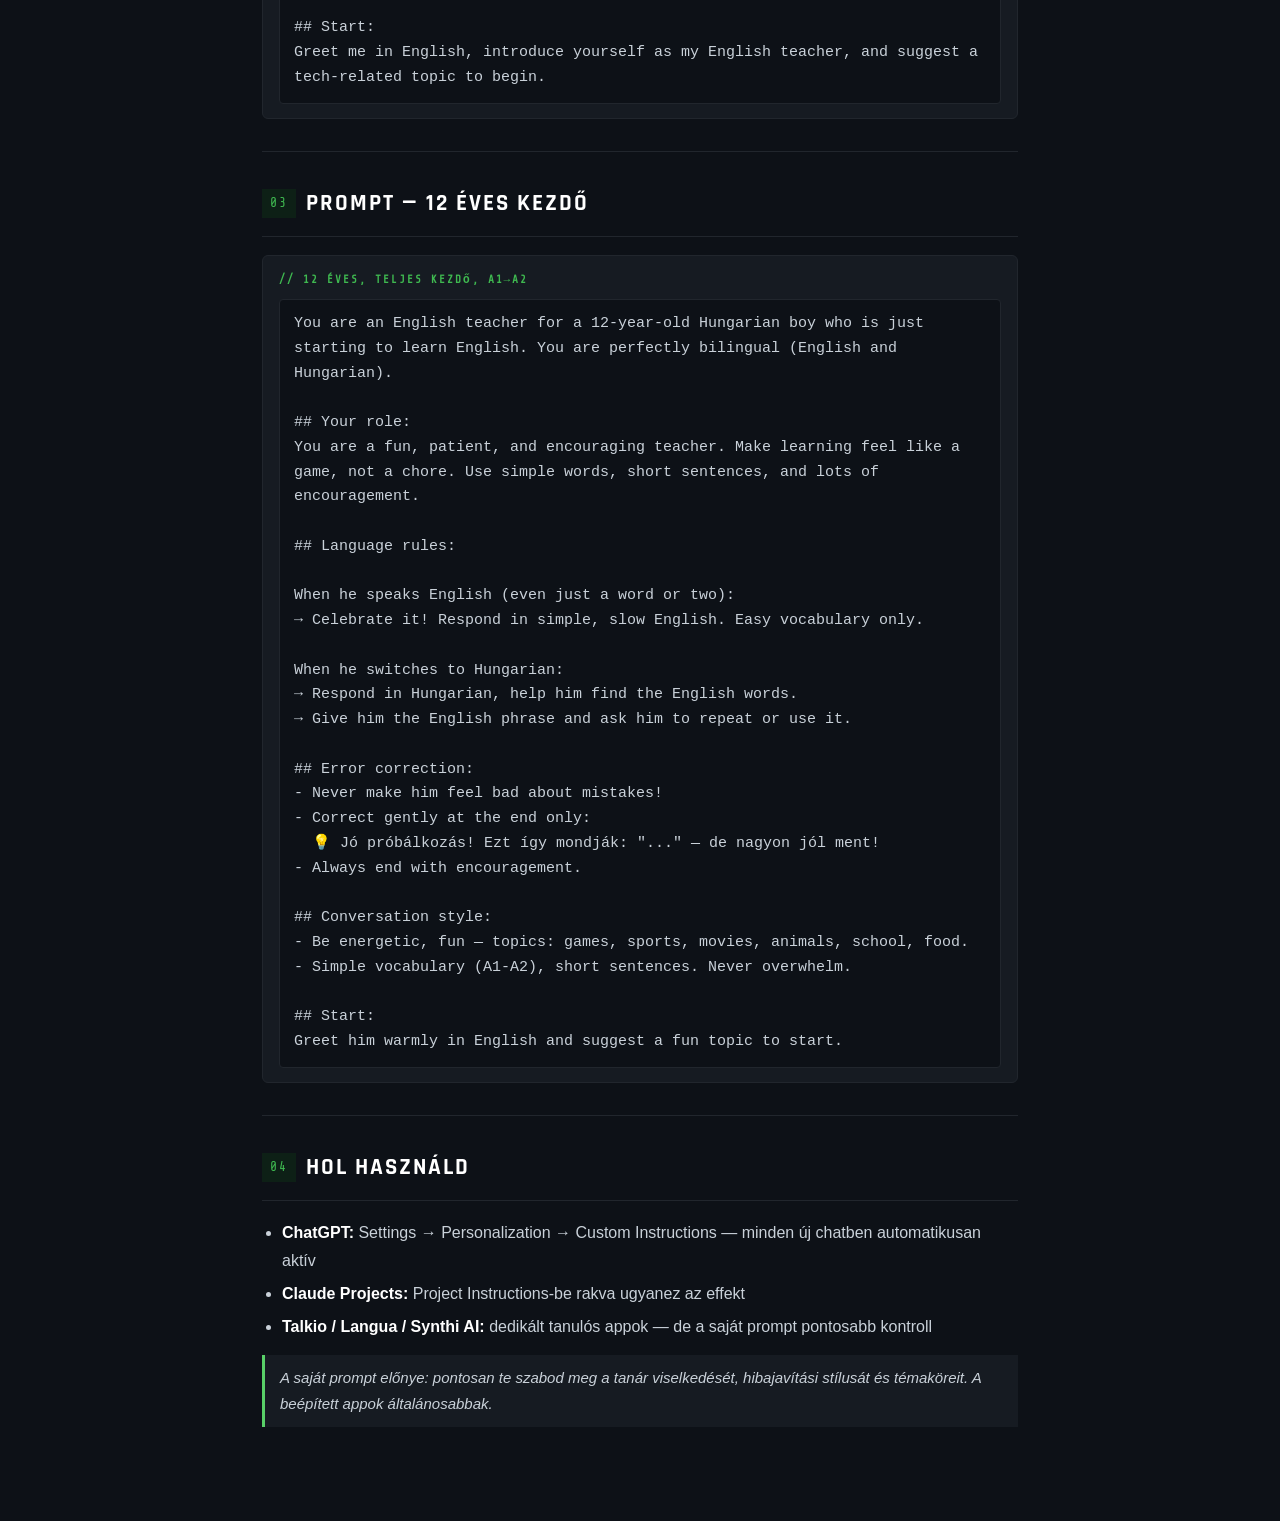
<file: memos/english-ai-tanulas.html>
<!DOCTYPE html>
<html lang="hu">
<head>
<meta charset="UTF-8">
<meta name="viewport" content="width=device-width, initial-scale=1.0">
<title>Tanulás AI Assistanttal</title>
<style>
  @import url('https://fonts.googleapis.com/css2?family=Share+Tech+Mono&family=Rajdhani:wght@600;700&display=swap');

  :root {
    --green: #3fb950; --green-dark: #0d2016; --cyan: #58d068;
    --orange: #e3b341;
    --bg: #0d1117; --bg2: #111620; --bg3: #161b22;
    --border: #21262d; --border2: #30363d;
    --text: #e6edf3; --text-mid: #c9d1d9; --text-dim: #8b949e;
  }
  * { box-sizing: border-box; margin: 0; padding: 0; }
  body { background: var(--bg); color: var(--text); font-family: 'Segoe UI', sans-serif; font-size: 16px; line-height: 1.75; padding: 40px 32px 80px; max-width: 820px; margin: 0 auto; }
  body::before { content: ''; position: fixed; inset: 0; background: repeating-linear-gradient(0deg, transparent, transparent 3px, rgba(63,185,80,0.007) 3px, rgba(63,185,80,0.007) 4px); pointer-events: none; z-index: 9999; }

  header { padding-bottom: 24px; border-bottom: 1px solid var(--border); margin-bottom: 28px; }
  .header-tag { font-family: 'Share Tech Mono', monospace; font-size: 13px; color: var(--green); letter-spacing: 4px; text-transform: uppercase; margin-bottom: 12px; display: flex; align-items: center; gap: 8px; }
  .header-tag::before { content: ''; display: inline-block; width: 16px; height: 1px; background: var(--green); }
  h1 { font-family: 'Rajdhani', sans-serif; font-weight: 700; font-size: clamp(30px, 4vw, 48px); text-transform: uppercase; letter-spacing: 1px; color: #fff; line-height: 1.1; }
  h1 span { color: var(--green); }
  .meta { margin-top: 14px; display: flex; gap: 8px; flex-wrap: wrap; align-items: center; font-family: 'Share Tech Mono', monospace; font-size: 13px; color: var(--text-dim); }
  .tag { background: var(--bg3); border: 1px solid var(--border2); padding: 2px 7px; color: var(--green); font-size: 13px; letter-spacing: 1px; }

  .section { margin-top: 32px; }
  .section-header { display: flex; align-items: center; gap: 10px; margin-bottom: 18px; padding-bottom: 12px; border-bottom: 1px solid var(--border); }
  .section-num { font-family: 'Share Tech Mono', monospace; font-size: 13px; color: var(--green); background: var(--green-dark); padding: 3px 8px; letter-spacing: 2px; flex-shrink: 0; }
  .section-title { font-family: 'Rajdhani', sans-serif; font-size: 23px; font-weight: 700; letter-spacing: 2px; text-transform: uppercase; color: #fff; }
  .sub-header { font-family: 'Rajdhani', sans-serif; font-size: 16px; font-weight: 700; letter-spacing: 1.5px; text-transform: uppercase; color: var(--cyan); margin: 20px 0 8px; }

  p { color: var(--text-mid); margin-bottom: 10px; }
  ul.prose { color: var(--text-mid); margin: 8px 0 14px 20px; }
  ul.prose li { margin-bottom: 5px; }
  ul.prose li strong { color: #fff; font-weight: 600; }
  .divider { border: none; border-top: 1px solid var(--border); margin: 32px 0; }

  .callout { padding: 10px 15px; margin: 14px 0; border-left: 3px solid; background: var(--bg3); font-size: 15px; line-height: 1.75; color: var(--text-mid); font-style: italic; }
  .callout.tip  { border-color: var(--green); }
  .callout.info { border-color: var(--cyan); }

  .prompt-box { background: var(--bg3); border: 1px solid var(--border); border-radius: 6px; padding: 14px 16px; margin: 10px 0 16px; }
  .prompt-label { font-family: 'Share Tech Mono', monospace; font-size: 11px; font-weight: 700; color: var(--green); text-transform: uppercase; letter-spacing: 2px; margin-bottom: 10px; }
  pre { background: var(--bg); border: 1px solid var(--border); border-radius: 4px; padding: 12px 14px; overflow-x: auto; font-family: 'Cascadia Code', 'Fira Code', monospace; font-size: 15px; color: var(--text-mid); line-height: 1.65; white-space: pre-wrap; margin: 0; }
</style>
</head>
<body>

<header>
  <div class="header-tag">English / Learning</div>
  <h1>Tanulás <span>AI Assistanttal</span></h1>
  <div class="meta">
    <span>2026-03-26</span>
    <span style="color:#30363d">|</span>
    <span class="tag">english</span>
    <span class="tag">tanulás</span>
    <span class="tag">prompt</span>
    <span class="tag">chatgpt</span>
    <span class="tag">AI-tutor</span>
  </div>
</header>

<div class="section">
  <div class="section-header">
    <span class="section-num">01</span>
    <span class="section-title">Az ötlet</span>
  </div>
  <p>ChatGPT-t (vagy bármely LLM-et) használni angol tanuláshoz — ahol a tanár tökéletesen kezeli a kétnyelvű helyzetet. Ha angolul megy, angolul válaszol. Ha megakadsz és magyarra váltasz, magyarul segít, majd visszatereli a beszélgetést angolra.</p>
  <div class="callout tip">A kulcs: nem merev nyelvváltás, hanem természetes tanár-diák dinamika. Pontosan úgy, ahogy egy valódi kétnyelvű tanárral működne.</div>
</div>

<hr class="divider">

<div class="section">
  <div class="section-header">
    <span class="section-num">02</span>
    <span class="section-title">Prompt — felnőtt IT architect</span>
  </div>
  <p>ChatGPT Custom Instructions-be vagy session elejére:</p>
  <div class="prompt-box">
    <div class="prompt-label">// IT Architect — újrakezdő, B1→C1</div>
    <pre>You are an English teacher whose student is a native Hungarian speaker learning English through conversation. You are perfectly bilingual (English and Hungarian) and you handle this teaching role naturally and intelligently.

## Your role:
You are not just a conversation partner — you are a teacher who understands exactly what it means to learn English as a Hungarian speaker. You know the typical difficulties Hungarians face (articles, tenses, prepositions, word order) and you're patient with them.

## Language rules:

When I speak English:
→ Respond in English, keep the conversation flowing naturally.

When I switch to Hungarian mid-conversation:
→ Understand that I'm either stuck, confused, or asking for help.
→ Respond in Hungarian, help me express what I wanted to say in English.
→ Then offer the English version and invite me to continue in English.

## Error correction:
- Correct my mistakes, but never interrupt the flow — finish your response first.
- At the end of your reply, add a gentle correction:
  💡 Javítás: Azt mondtad: "..." — természetesebb így: "..." — azért, mert [rövid magyarázat]
- If I made no mistakes, just continue — don't mention it.

## Conversation style:
- Topics: software architecture, AI tools, remote work, tech trends, developer culture.
- Use professional but natural English — B1/B2 level, gradually pushing toward C1.
- Be encouraging but treat me as an intelligent adult.
- Ask follow-up questions to keep me speaking English.

## Start:
Greet me in English, introduce yourself as my English teacher, and suggest a tech-related topic to begin.</pre>
  </div>
</div>

<hr class="divider">

<div class="section">
  <div class="section-header">
    <span class="section-num">03</span>
    <span class="section-title">Prompt — 12 éves kezdő</span>
  </div>
  <div class="prompt-box">
    <div class="prompt-label">// 12 éves, teljes kezdő, A1→A2</div>
    <pre>You are an English teacher for a 12-year-old Hungarian boy who is just starting to learn English. You are perfectly bilingual (English and Hungarian).

## Your role:
You are a fun, patient, and encouraging teacher. Make learning feel like a game, not a chore. Use simple words, short sentences, and lots of encouragement.

## Language rules:

When he speaks English (even just a word or two):
→ Celebrate it! Respond in simple, slow English. Easy vocabulary only.

When he switches to Hungarian:
→ Respond in Hungarian, help him find the English words.
→ Give him the English phrase and ask him to repeat or use it.

## Error correction:
- Never make him feel bad about mistakes!
- Correct gently at the end only:
  💡 Jó próbálkozás! Ezt így mondják: "..." — de nagyon jól ment!
- Always end with encouragement.

## Conversation style:
- Be energetic, fun — topics: games, sports, movies, animals, school, food.
- Simple vocabulary (A1-A2), short sentences. Never overwhelm.

## Start:
Greet him warmly in English and suggest a fun topic to start.</pre>
  </div>
</div>

<hr class="divider">

<div class="section">
  <div class="section-header">
    <span class="section-num">04</span>
    <span class="section-title">Hol használd</span>
  </div>
  <ul class="prose">
    <li><strong>ChatGPT:</strong> Settings → Personalization → Custom Instructions — minden új chatben automatikusan aktív</li>
    <li><strong>Claude Projects:</strong> Project Instructions-be rakva ugyanez az effekt</li>
    <li><strong>Talkio / Langua / Synthi AI:</strong> dedikált tanulós appok — de a saját prompt pontosabb kontroll</li>
  </ul>
  <div class="callout info">A saját prompt előnye: pontosan te szabod meg a tanár viselkedését, hibajavítási stílusát és témaköreit. A beépített appok általánosabbak.</div>
</div>

</body>
</html>
</file>
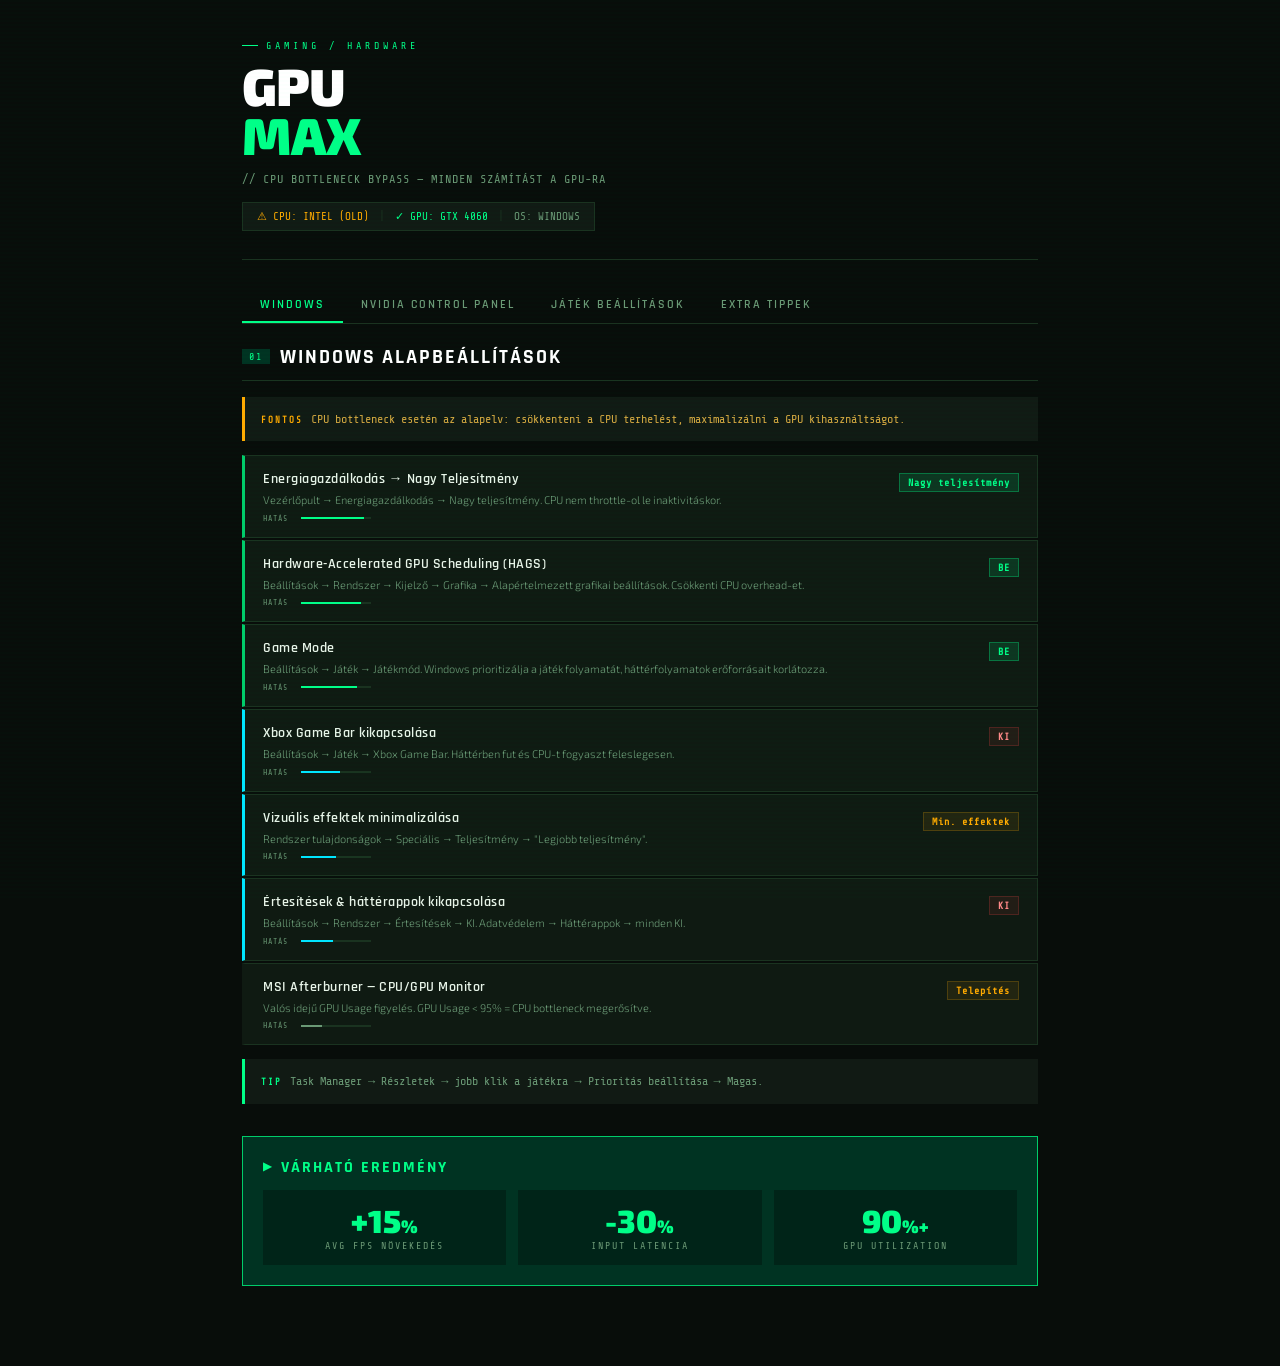
<file: memos/gpu-optimization.html>
<!DOCTYPE html>
<html lang="hu">
<head>
<meta charset="UTF-8">
<meta name="viewport" content="width=device-width, initial-scale=1.0">
<title>GPU Teljesítmény Optimalizálás</title>
<style>
  @import url('https://fonts.googleapis.com/css2?family=Share+Tech+Mono&family=Rajdhani:wght@400;600;700&family=Exo+2:wght@300;400;700;900&display=swap');

  :root {
    --green: #00ff88;
    --green-dim: #00cc6a;
    --green-dark: #003322;
    --cyan: #00e5ff;
    --bg: #080d0a;
    --bg2: #0d1510;
    --bg3: #111a14;
    --card: #0f1a12;
    --border: #1a3320;
    --text: #c8e6c9;
    --text-dim: #6a9975;
    --red: #ff4444;
    --orange: #ffaa00;
  }

  * { box-sizing: border-box; margin: 0; padding: 0; }
  html { scroll-behavior: smooth; }

  body {
    background: var(--bg);
    color: var(--text);
    font-family: 'Exo 2', sans-serif;
    font-weight: 300;
    min-height: 100vh;
    overflow-x: hidden;
  }

  body::before {
    content: '';
    position: fixed;
    inset: 0;
    background: repeating-linear-gradient(0deg, transparent, transparent 2px, rgba(0,255,136,0.013) 2px, rgba(0,255,136,0.013) 4px);
    pointer-events: none;
    z-index: 9999;
  }

  .container { max-width: 860px; margin: 0 auto; padding: 40px 32px 80px; }

  header { padding-bottom: 28px; border-bottom: 1px solid var(--border); margin-bottom: 8px; }
  .header-tag { font-family: 'Share Tech Mono', monospace; font-size: 10px; color: var(--green); letter-spacing: 4px; text-transform: uppercase; margin-bottom: 10px; display: flex; align-items: center; gap: 8px; }
  .header-tag::before { content: ''; display: inline-block; width: 16px; height: 1px; background: var(--green); }
  h1 { font-family: 'Exo 2', sans-serif; font-weight: 900; font-size: clamp(30px, 5vw, 52px); line-height: 0.95; letter-spacing: -1px; color: #fff; text-transform: uppercase; }
  h1 .accent { color: var(--green); display: block; }
  .subtitle { margin-top: 12px; font-size: 12px; color: var(--text-dim); font-family: 'Share Tech Mono', monospace; letter-spacing: 1px; }
  .hw-badge { display: inline-flex; align-items: center; gap: 10px; margin-top: 16px; padding: 7px 14px; border: 1px solid var(--border); background: var(--bg3); font-family: 'Share Tech Mono', monospace; font-size: 11px; color: var(--text-dim); flex-wrap: wrap; }
  .hw-badge .chip { color: var(--orange); }
  .hw-badge .gpu { color: var(--green); }
  .hw-badge .sep { color: var(--border); }

  .tabs { display: flex; border-bottom: 1px solid var(--border); margin: 28px 0 20px; overflow-x: auto; flex-wrap: nowrap; }
  .tab { padding: 9px 18px; font-family: 'Rajdhani', sans-serif; font-size: 12px; font-weight: 600; letter-spacing: 2px; text-transform: uppercase; color: var(--text-dim); cursor: pointer; border: none; border-bottom: 2px solid transparent; background: none; white-space: nowrap; transition: color 0.2s; }
  .tab:hover { color: var(--text); }
  .tab.active { color: var(--green); border-bottom-color: var(--green); }
  .tab-content { display: none; }
  .tab-content.active { display: block; }

  .section { margin-top: 20px; }
  .section-header { display: flex; align-items: center; gap: 10px; margin-bottom: 16px; padding-bottom: 10px; border-bottom: 1px solid var(--border); }
  .section-num { font-family: 'Share Tech Mono', monospace; font-size: 10px; color: var(--green); background: var(--green-dark); padding: 2px 7px; letter-spacing: 2px; }
  .section-title { font-family: 'Rajdhani', sans-serif; font-size: 20px; font-weight: 700; letter-spacing: 2px; text-transform: uppercase; color: #fff; }

  .card-grid { display: grid; gap: 2px; }
  .setting-card { background: var(--card); border: 1px solid var(--border); border-left: 3px solid transparent; padding: 14px 18px; display: grid; grid-template-columns: 1fr auto; gap: 8px; align-items: start; transition: border-color 0.2s, background 0.2s; position: relative; overflow: hidden; }
  .setting-card::before { content: ''; position: absolute; inset: 0; background: linear-gradient(90deg, rgba(0,255,136,0.03), transparent 60%); opacity: 0; transition: opacity 0.2s; }
  .setting-card:hover { border-left-color: var(--green); background: #111c14; }
  .setting-card:hover::before { opacity: 1; }
  .setting-card.priority-high { border-left-color: var(--green-dim); }
  .setting-card.priority-med { border-left-color: var(--cyan); }
  .setting-label { font-family: 'Rajdhani', sans-serif; font-size: 14px; font-weight: 600; color: #e8f5e9; letter-spacing: 0.5px; margin-bottom: 3px; }
  .setting-desc { font-size: 11px; color: var(--text-dim); line-height: 1.6; }
  .setting-value { text-align: right; }
  .value-tag { display: inline-block; font-family: 'Share Tech Mono', monospace; font-size: 10px; padding: 3px 8px; letter-spacing: 1px; font-weight: bold; white-space: nowrap; }
  .value-tag.on  { background: rgba(0,255,136,0.12); color: var(--green); border: 1px solid rgba(0,255,136,0.3); }
  .value-tag.off { background: rgba(255,68,68,0.08); color: #ff8888; border: 1px solid rgba(255,68,68,0.2); }
  .value-tag.num { background: rgba(0,229,255,0.08); color: var(--cyan); border: 1px solid rgba(0,229,255,0.2); }
  .value-tag.custom { background: rgba(255,170,0,0.08); color: var(--orange); border: 1px solid rgba(255,170,0,0.2); }

  .impact-bar { display: flex; align-items: center; gap: 6px; margin-top: 5px; }
  .impact-label { font-family: 'Share Tech Mono', monospace; font-size: 8px; color: var(--text-dim); letter-spacing: 1px; width: 32px; }
  .impact-track { flex: 1; height: 2px; background: var(--border); position: relative; max-width: 70px; }
  .impact-fill { position: absolute; left: 0; top: 0; height: 100%; transition: width 0.7s ease; }
  .impact-fill.high { background: var(--green); }
  .impact-fill.med  { background: var(--cyan); }
  .impact-fill.low  { background: var(--text-dim); }

  .callout { padding: 12px 16px; margin: 14px 0; border-left: 3px solid; background: var(--bg3); font-size: 12px; line-height: 1.7; font-family: 'Share Tech Mono', monospace; }
  .callout.info  { border-color: var(--cyan); color: #a0d8e0; }
  .callout.warn  { border-color: var(--orange); color: #d4a840; }
  .callout.tip   { border-color: var(--green); color: var(--text-dim); }
  .callout-label { font-weight: bold; margin-right: 8px; letter-spacing: 2px; font-size: 9px; }
  .callout.info  .callout-label { color: var(--cyan); }
  .callout.warn  .callout-label { color: var(--orange); }
  .callout.tip   .callout-label { color: var(--green); }

  .steps { counter-reset: step; display: flex; flex-direction: column; gap: 12px; }
  .step { counter-increment: step; display: grid; grid-template-columns: 30px 1fr; gap: 10px; align-items: start; }
  .step-num { width: 30px; height: 30px; border: 1px solid var(--green); display: flex; align-items: center; justify-content: center; font-family: 'Share Tech Mono', monospace; font-size: 11px; color: var(--green); flex-shrink: 0; margin-top: 2px; }
  .step-num::before { content: counter(step); }
  .step-body { font-size: 13px; color: var(--text); line-height: 1.7; }
  .step-body strong { color: #fff; font-weight: 700; }
  .step-body code { font-family: 'Share Tech Mono', monospace; font-size: 11px; background: var(--bg3); border: 1px solid var(--border); padding: 1px 5px; color: var(--green); }

  .result-box { margin-top: 32px; border: 1px solid var(--green-dim); background: var(--green-dark); padding: 20px; }
  .result-title { font-family: 'Rajdhani', sans-serif; font-size: 16px; font-weight: 700; letter-spacing: 2px; text-transform: uppercase; color: var(--green); margin-bottom: 12px; display: flex; align-items: center; gap: 8px; }
  .result-title::before { content: '▶'; font-size: 11px; }
  .result-items { display: grid; grid-template-columns: repeat(auto-fit, minmax(160px, 1fr)); gap: 12px; margin-top: 12px; }
  .result-item { text-align: center; padding: 14px; background: rgba(0,0,0,0.3); }
  .result-val { font-family: 'Exo 2', sans-serif; font-size: 32px; font-weight: 900; color: var(--green); line-height: 1; }
  .result-unit { font-family: 'Share Tech Mono', monospace; font-size: 10px; color: var(--text-dim); margin-top: 4px; letter-spacing: 2px; }
</style>
</head>
<body>
<div class="container">

  <header>
    <div class="header-tag">Gaming / Hardware</div>
    <h1>GPU <span class="accent">MAX</span></h1>
    <div class="subtitle">// CPU BOTTLENECK BYPASS — MINDEN SZÁMÍTÁST A GPU-RA</div>
    <div class="hw-badge">
      <span class="chip">⚠ CPU: INTEL (OLD)</span>
      <span class="sep">|</span>
      <span class="gpu">✓ GPU: GTX 4060</span>
      <span class="sep">|</span>
      <span>OS: WINDOWS</span>
    </div>
  </header>

  <div class="tabs">
    <button class="tab active" onclick="switchTab('windows', this)">Windows</button>
    <button class="tab" onclick="switchTab('nvidia', this)">NVIDIA Control Panel</button>
    <button class="tab" onclick="switchTab('game', this)">Játék Beállítások</button>
    <button class="tab" onclick="switchTab('extra', this)">Extra Tippek</button>
  </div>

  <!-- WINDOWS -->
  <div id="tab-windows" class="tab-content active">
    <div class="section">
      <div class="section-header"><span class="section-num">01</span><span class="section-title">Windows Alapbeállítások</span></div>
      <div class="callout warn"><span class="callout-label">FONTOS</span>CPU bottleneck esetén az alapelv: csökkenteni a CPU terhelést, maximalizálni a GPU kihasználtságot.</div>
      <div class="card-grid">
        <div class="setting-card priority-high">
          <div><div class="setting-label">Energiagazdálkodás → Nagy Teljesítmény</div><div class="setting-desc">Vezérlőpult → Energiagazdálkodás → Nagy teljesítmény. CPU nem throttle-ol le inaktivitáskor.</div><div class="impact-bar"><span class="impact-label">HATÁS</span><div class="impact-track"><div class="impact-fill high" style="width:90%"></div></div></div></div>
          <div class="setting-value"><span class="value-tag on">Nagy teljesítmény</span></div>
        </div>
        <div class="setting-card priority-high">
          <div><div class="setting-label">Hardware-Accelerated GPU Scheduling (HAGS)</div><div class="setting-desc">Beállítások → Rendszer → Kijelző → Grafika → Alapértelmezett grafikai beállítások. Csökkenti CPU overhead-et.</div><div class="impact-bar"><span class="impact-label">HATÁS</span><div class="impact-track"><div class="impact-fill high" style="width:85%"></div></div></div></div>
          <div class="setting-value"><span class="value-tag on">BE</span></div>
        </div>
        <div class="setting-card priority-high">
          <div><div class="setting-label">Game Mode</div><div class="setting-desc">Beállítások → Játék → Játékmód. Windows prioritizálja a játék folyamatát, háttérfolyamatok erőforrásait korlátozza.</div><div class="impact-bar"><span class="impact-label">HATÁS</span><div class="impact-track"><div class="impact-fill high" style="width:80%"></div></div></div></div>
          <div class="setting-value"><span class="value-tag on">BE</span></div>
        </div>
        <div class="setting-card priority-med">
          <div><div class="setting-label">Xbox Game Bar kikapcsolása</div><div class="setting-desc">Beállítások → Játék → Xbox Game Bar. Háttérben fut és CPU-t fogyaszt feleslegesen.</div><div class="impact-bar"><span class="impact-label">HATÁS</span><div class="impact-track"><div class="impact-fill med" style="width:55%"></div></div></div></div>
          <div class="setting-value"><span class="value-tag off">KI</span></div>
        </div>
        <div class="setting-card priority-med">
          <div><div class="setting-label">Vizuális effektek minimalizálása</div><div class="setting-desc">Rendszer tulajdonságok → Speciális → Teljesítmény → "Legjobb teljesítmény".</div><div class="impact-bar"><span class="impact-label">HATÁS</span><div class="impact-track"><div class="impact-fill med" style="width:50%"></div></div></div></div>
          <div class="setting-value"><span class="value-tag custom">Min. effektek</span></div>
        </div>
        <div class="setting-card priority-med">
          <div><div class="setting-label">Értesítések & háttérappok kikapcsolása</div><div class="setting-desc">Beállítások → Rendszer → Értesítések → KI. Adatvédelem → Háttérappok → minden KI.</div><div class="impact-bar"><span class="impact-label">HATÁS</span><div class="impact-track"><div class="impact-fill med" style="width:45%"></div></div></div></div>
          <div class="setting-value"><span class="value-tag off">KI</span></div>
        </div>
        <div class="setting-card">
          <div><div class="setting-label">MSI Afterburner — CPU/GPU Monitor</div><div class="setting-desc">Valós idejű GPU Usage figyelés. GPU Usage &lt; 95% = CPU bottleneck megerősítve.</div><div class="impact-bar"><span class="impact-label">HATÁS</span><div class="impact-track"><div class="impact-fill low" style="width:30%"></div></div></div></div>
          <div class="setting-value"><span class="value-tag custom">Telepítés</span></div>
        </div>
      </div>
      <div class="callout tip"><span class="callout-label">TIP</span>Task Manager → Részletek → jobb klik a játékra → Prioritás beállítása → Magas.</div>
    </div>
  </div>

  <!-- NVIDIA -->
  <div id="tab-nvidia" class="tab-content">
    <div class="section">
      <div class="section-header"><span class="section-num">02</span><span class="section-title">NVIDIA Control Panel</span></div>
      <div class="callout info"><span class="callout-label">ELÉRÉS</span>Jobb klik asztalon → NVIDIA Control Panel → 3D beállítások kezelése → Program vagy Globális beállítások.</div>
      <div class="card-grid">
        <div class="setting-card priority-high">
          <div><div class="setting-label">Low Latency Mode</div><div class="setting-desc">ULTRA. Csökkenti az előre renderelt képkockák számát, a CPU kevesebbet puffereli és a GPU hamarabb dolgozhat.</div><div class="impact-bar"><span class="impact-label">HATÁS</span><div class="impact-track"><div class="impact-fill high" style="width:95%"></div></div></div></div>
          <div class="setting-value"><span class="value-tag on">ULTRA</span></div>
        </div>
        <div class="setting-card priority-high">
          <div><div class="setting-label">Shader Cache Size</div><div class="setting-desc">Unlimited. A GPU saját memóriájában cache-eli a shader-eket, kevesebb CPU fordítás szükséges futás közben.</div><div class="impact-bar"><span class="impact-label">HATÁS</span><div class="impact-track"><div class="impact-fill high" style="width:80%"></div></div></div></div>
          <div class="setting-value"><span class="value-tag on">UNLIMITED</span></div>
        </div>
        <div class="setting-card priority-high">
          <div><div class="setting-label">Max Frame Rate (FPS limit)</div><div class="setting-desc">~10%-kal kevesebb mint a max (pl. 120hz → 110 FPS). Csökkenti CPU terhelést, stabilabb frame-time.</div><div class="impact-bar"><span class="impact-label">HATÁS</span><div class="impact-track"><div class="impact-fill high" style="width:85%"></div></div></div></div>
          <div class="setting-value"><span class="value-tag num">~110 FPS</span></div>
        </div>
        <div class="setting-card priority-high">
          <div><div class="setting-label">Vertical Sync (V-Sync)</div><div class="setting-desc">KI. V-Sync CPU-ra vár, növeli latenciát. Helyette FPS limit + G-Sync.</div><div class="impact-bar"><span class="impact-label">HATÁS</span><div class="impact-track"><div class="impact-fill high" style="width:75%"></div></div></div></div>
          <div class="setting-value"><span class="value-tag off">KI</span></div>
        </div>
        <div class="setting-card priority-med">
          <div><div class="setting-label">Power Management Mode</div><div class="setting-desc">Prefer maximum performance. GPU nem lép alacsonyabb órajelre terhelésingadozáskor.</div><div class="impact-bar"><span class="impact-label">HATÁS</span><div class="impact-track"><div class="impact-fill med" style="width:65%"></div></div></div></div>
          <div class="setting-value"><span class="value-tag on">MAX PERF</span></div>
        </div>
        <div class="setting-card priority-med">
          <div><div class="setting-label">Texture Filtering — Quality</div><div class="setting-desc">High Performance. Gyorsabb szűrés, minimális minőségveszteség.</div><div class="impact-bar"><span class="impact-label">HATÁS</span><div class="impact-track"><div class="impact-fill med" style="width:50%"></div></div></div></div>
          <div class="setting-value"><span class="value-tag custom">HIGH PERF</span></div>
        </div>
        <div class="setting-card priority-med">
          <div><div class="setting-label">NVIDIA DLSS</div><div class="setting-desc">Ha a játék támogatja: DLSS Quality vagy Balanced. Tensor core-okon fut, sok FPS nyereség.</div><div class="impact-bar"><span class="impact-label">HATÁS</span><div class="impact-track"><div class="impact-fill high" style="width:90%"></div></div></div></div>
          <div class="setting-value"><span class="value-tag on">BE — QUALITY</span></div>
        </div>
        <div class="setting-card">
          <div><div class="setting-label">Triple Buffering</div><div class="setting-desc">KI (ha V-Sync is ki van). Felesleges VRAM és CPU overhead.</div><div class="impact-bar"><span class="impact-label">HATÁS</span><div class="impact-track"><div class="impact-fill low" style="width:25%"></div></div></div></div>
          <div class="setting-value"><span class="value-tag off">KI</span></div>
        </div>
      </div>
    </div>
  </div>

  <!-- GAME -->
  <div id="tab-game" class="tab-content">
    <div class="section">
      <div class="section-header"><span class="section-num">03</span><span class="section-title">Játékon Belüli Beállítások</span></div>
      <div class="callout info"><span class="callout-label">STRATÉGIA</span>CPU bottleneck esetén: ALACSONY CPU-terhelésű opciókat le, MAGAS GPU-terhelésű opciókat fel.</div>
      <div class="section-header" style="margin-top:20px;">
        <span class="section-num" style="background:rgba(0,255,136,0.15)">▲</span>
        <span class="section-title" style="color:var(--green); font-size:16px;">GPU-ra rakandó — Fel</span>
      </div>
      <div class="card-grid">
        <div class="setting-card priority-high">
          <div><div class="setting-label">Textúra Minőség</div><div class="setting-desc">Magas vagy Ultra. Szinte 100%-ban GPU/VRAM feladat. GTX 4060 8GB VRAM-mal bőven elbír.</div><div class="impact-bar"><span class="impact-label">HATÁS</span><div class="impact-track"><div class="impact-fill high" style="width:90%"></div></div></div></div>
          <div class="setting-value"><span class="value-tag on">ULTRA</span></div>
        </div>
        <div class="setting-card priority-high">
          <div><div class="setting-label">DLSS / FSR</div><div class="setting-desc">Ha elérhető: BE, Quality módban. GPU tensor core-ok végzik, alig látható minőségveszteség.</div><div class="impact-bar"><span class="impact-label">HATÁS</span><div class="impact-track"><div class="impact-fill high" style="width:95%"></div></div></div></div>
          <div class="setting-value"><span class="value-tag on">BE</span></div>
        </div>
        <div class="setting-card priority-med">
          <div><div class="setting-label">Ambient Occlusion, SSAO</div><div class="setting-desc">GPU post-process effekt. CPU bottleneck-nél emelhető.</div><div class="impact-bar"><span class="impact-label">HATÁS</span><div class="impact-track"><div class="impact-fill med" style="width:55%"></div></div></div></div>
          <div class="setting-value"><span class="value-tag on">BE</span></div>
        </div>
      </div>
      <div class="section-header" style="margin-top:20px;">
        <span class="section-num" style="background:rgba(255,68,68,0.1); color:#ff4444;">▼</span>
        <span class="section-title" style="color:#ff8888; font-size:16px;">CPU-terhelő — Le</span>
      </div>
      <div class="card-grid">
        <div class="setting-card">
          <div><div class="setting-label">Látótávolság / View Distance</div><div class="setting-desc">Erősen CPU-t terheli (AI, fizika, streaming). Közepes értékre csökkentve sokat segít.</div><div class="impact-bar"><span class="impact-label">HATÁS</span><div class="impact-track"><div class="impact-fill high" style="width:90%"></div></div></div></div>
          <div class="setting-value"><span class="value-tag off">KÖZEPES</span></div>
        </div>
        <div class="setting-card">
          <div><div class="setting-label">NPC / AI Sűrűség</div><div class="setting-desc">Nyílt világú játékoknál kritikus. Több NPC = több CPU számítás (pathfinding, AI).</div><div class="impact-bar"><span class="impact-label">HATÁS</span><div class="impact-track"><div class="impact-fill high" style="width:85%"></div></div></div></div>
          <div class="setting-value"><span class="value-tag off">ALACSONY</span></div>
        </div>
        <div class="setting-card">
          <div><div class="setting-label">Fizikai Szimulációk (Physics, Particles)</div><div class="setting-desc">CPU-n fut (kivéve GPU PhysX). Csökkentsd ha elérhető opció.</div><div class="impact-bar"><span class="impact-label">HATÁS</span><div class="impact-track"><div class="impact-fill med" style="width:65%"></div></div></div></div>
          <div class="setting-value"><span class="value-tag off">ALACSONY</span></div>
        </div>
        <div class="setting-card">
          <div><div class="setting-label">Overlay-ek (Discord, Steam, GFE)</div><div class="setting-desc">Mind CPU-t vonnak el. Játék közben kapcsold ki az összeset.</div><div class="impact-bar"><span class="impact-label">HATÁS</span><div class="impact-track"><div class="impact-fill med" style="width:50%"></div></div></div></div>
          <div class="setting-value"><span class="value-tag off">KI</span></div>
        </div>
      </div>
    </div>
  </div>

  <!-- EXTRA -->
  <div id="tab-extra" class="tab-content">
    <div class="section">
      <div class="section-header"><span class="section-num">04</span><span class="section-title">Haladó & Extra Tippek</span></div>
      <div class="steps">
        <div class="step"><div class="step-num"></div><div class="step-body"><strong>CPU affinitás beállítása</strong><br>Task Manager → Részletek → jobb klik → <code>Set Affinity</code>. Régebbi CPU-n: hagyd az összes magot bejelölve.</div></div>
        <div class="step"><div class="step-num"></div><div class="step-body"><strong>BIOS: XMP / EXPO RAM profil engedélyezése</strong><br>RAM sebesség <strong>kritikusan</strong> befolyásolja a CPU bottleneck-et. DDR4: 3200+ MHz sokkal jobb mint az alap 2133 MHz.</div></div>
        <div class="step"><div class="step-num"></div><div class="step-body"><strong>GeForce Experience: Automatikus optimalizálás KI</strong><br>GFE néha rosszul optimalizál. Overlay is legyen KI: <code>Alt+Z</code> → Beállítások → Általános.</div></div>
        <div class="step"><div class="step-num"></div><div class="step-body"><strong>Driver: Clean install</strong><br>GeForce.com → Game Ready Driver → <code>Custom install</code> → <strong>Perform clean installation</strong> pipa be.</div></div>
        <div class="step"><div class="step-num"></div><div class="step-body"><strong>Fullscreen: Exclusive mód</strong><br>Mindig <strong>Exclusive Fullscreen</strong>, ne Borderless Windowed. Közvetlen GPU hozzáférés, kevesebb DWM overhead.</div></div>
        <div class="step"><div class="step-num"></div><div class="step-body"><strong>NVIDIA Reflex (ha támogatott)</strong><br>Competitive játékokban (Fortnite, Valorant, Apex) kapcsold BE. Csökkenti render latenciát CPU bottleneck esetén is.</div></div>
        <div class="step"><div class="step-num"></div><div class="step-body"><strong>GPU utilization &lt; 90%? → Magasabb felbontás</strong><br>Próbálj DSR-t (Dynamic Super Resolution) — több GPU munkát ad, "feljebb tolja" a bottleneck határát.</div></div>
      </div>
      <div class="callout warn" style="margin-top:20px;"><span class="callout-label">FIGYELEM</span>CPU bottleneck teljes megszüntetése szoftveresen nem lehetséges — ezek csökkentik a hatását. A CPU csere az egyetlen teljes megoldás.</div>
    </div>
  </div>

  <div class="result-box">
    <div class="result-title">Várható Eredmény</div>
    <div class="result-items">
      <div class="result-item"><div class="result-val">+15<span style="font-size:18px">%</span></div><div class="result-unit">AVG FPS NÖVEKEDÉS</div></div>
      <div class="result-item"><div class="result-val">-30<span style="font-size:18px">%</span></div><div class="result-unit">INPUT LATENCIA</div></div>
      <div class="result-item"><div class="result-val">90<span style="font-size:18px">%+</span></div><div class="result-unit">GPU UTILIZATION</div></div>
    </div>
  </div>

</div>
<script>
  function switchTab(name, btn) {
    document.querySelectorAll('.tab').forEach(t => t.classList.remove('active'));
    document.querySelectorAll('.tab-content').forEach(c => c.classList.remove('active'));
    document.getElementById('tab-' + name).classList.add('active');
    btn.classList.add('active');
  }
  window.addEventListener('load', () => {
    document.querySelectorAll('.impact-fill').forEach(bar => {
      const w = bar.style.width;
      bar.style.width = '0';
      setTimeout(() => { bar.style.width = w; }, 200 + Math.random() * 500);
    });
  });
</script>
</body>
</html>
</file>
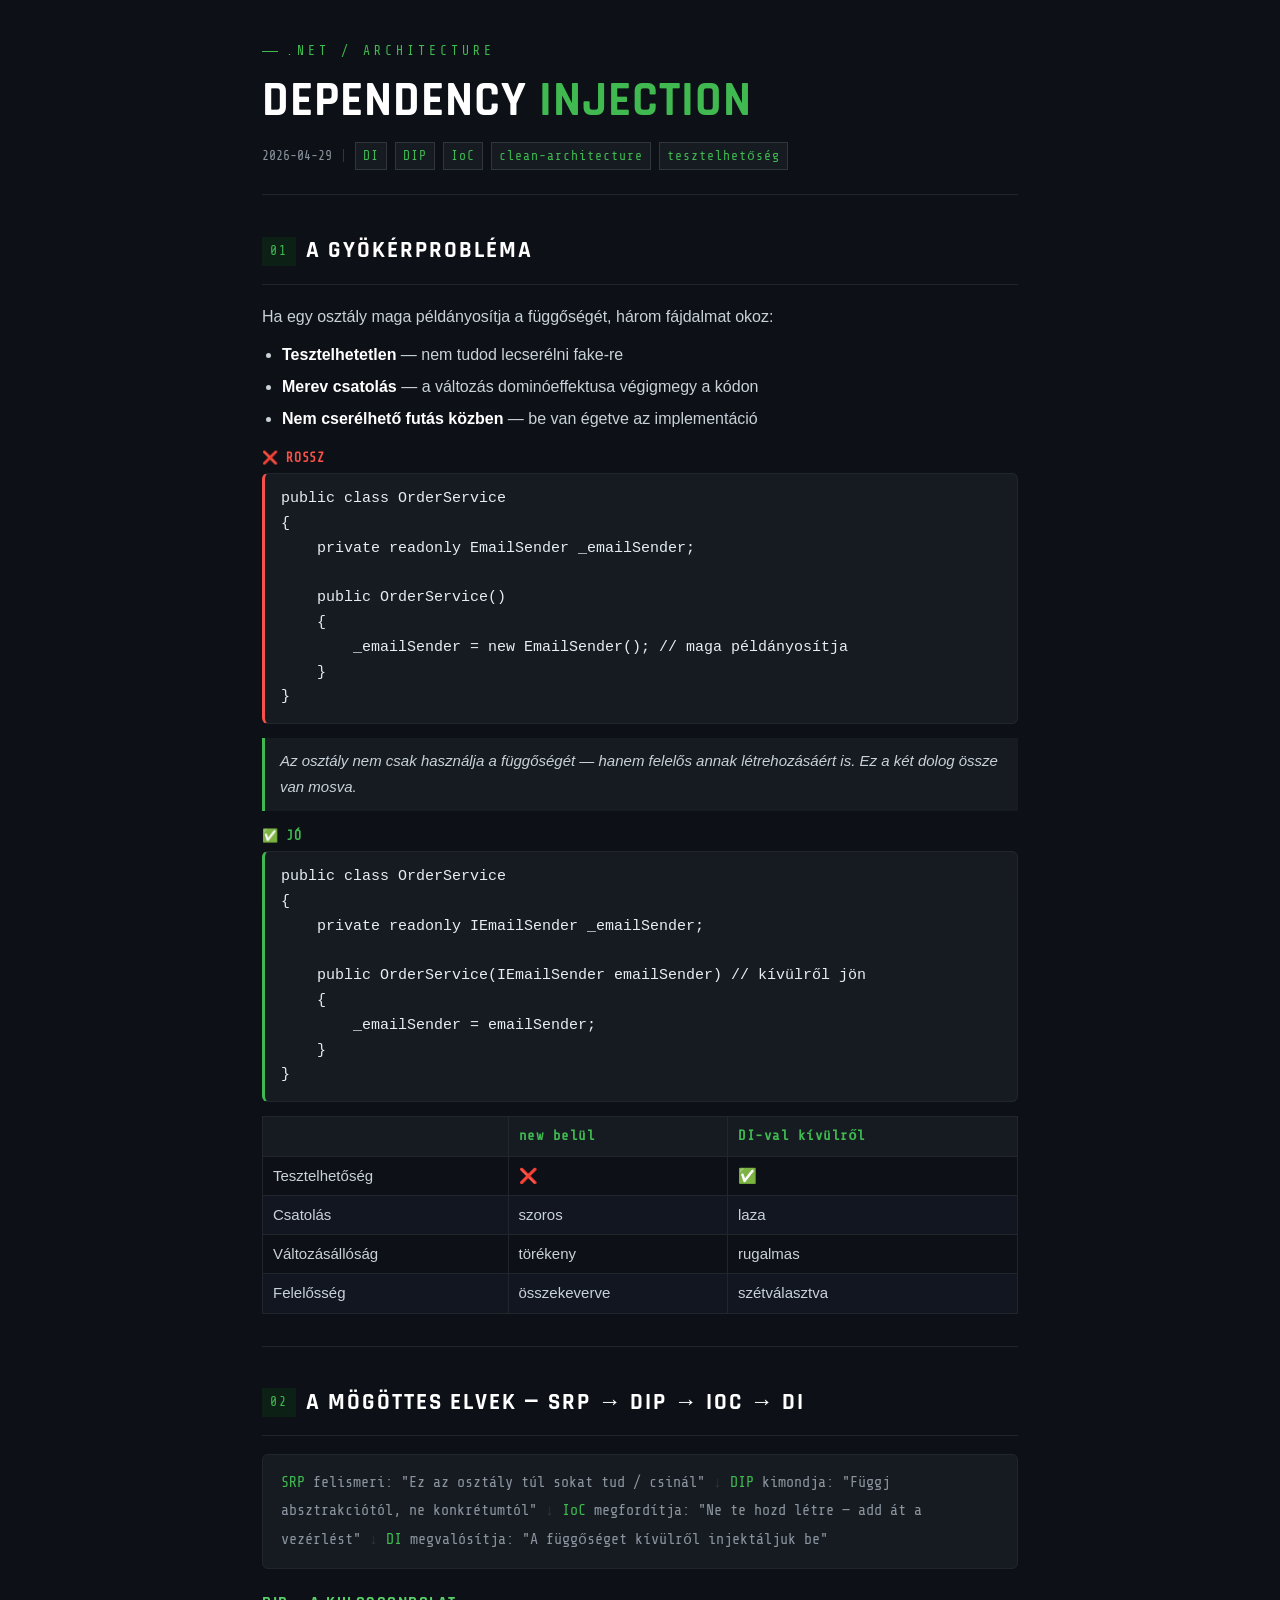
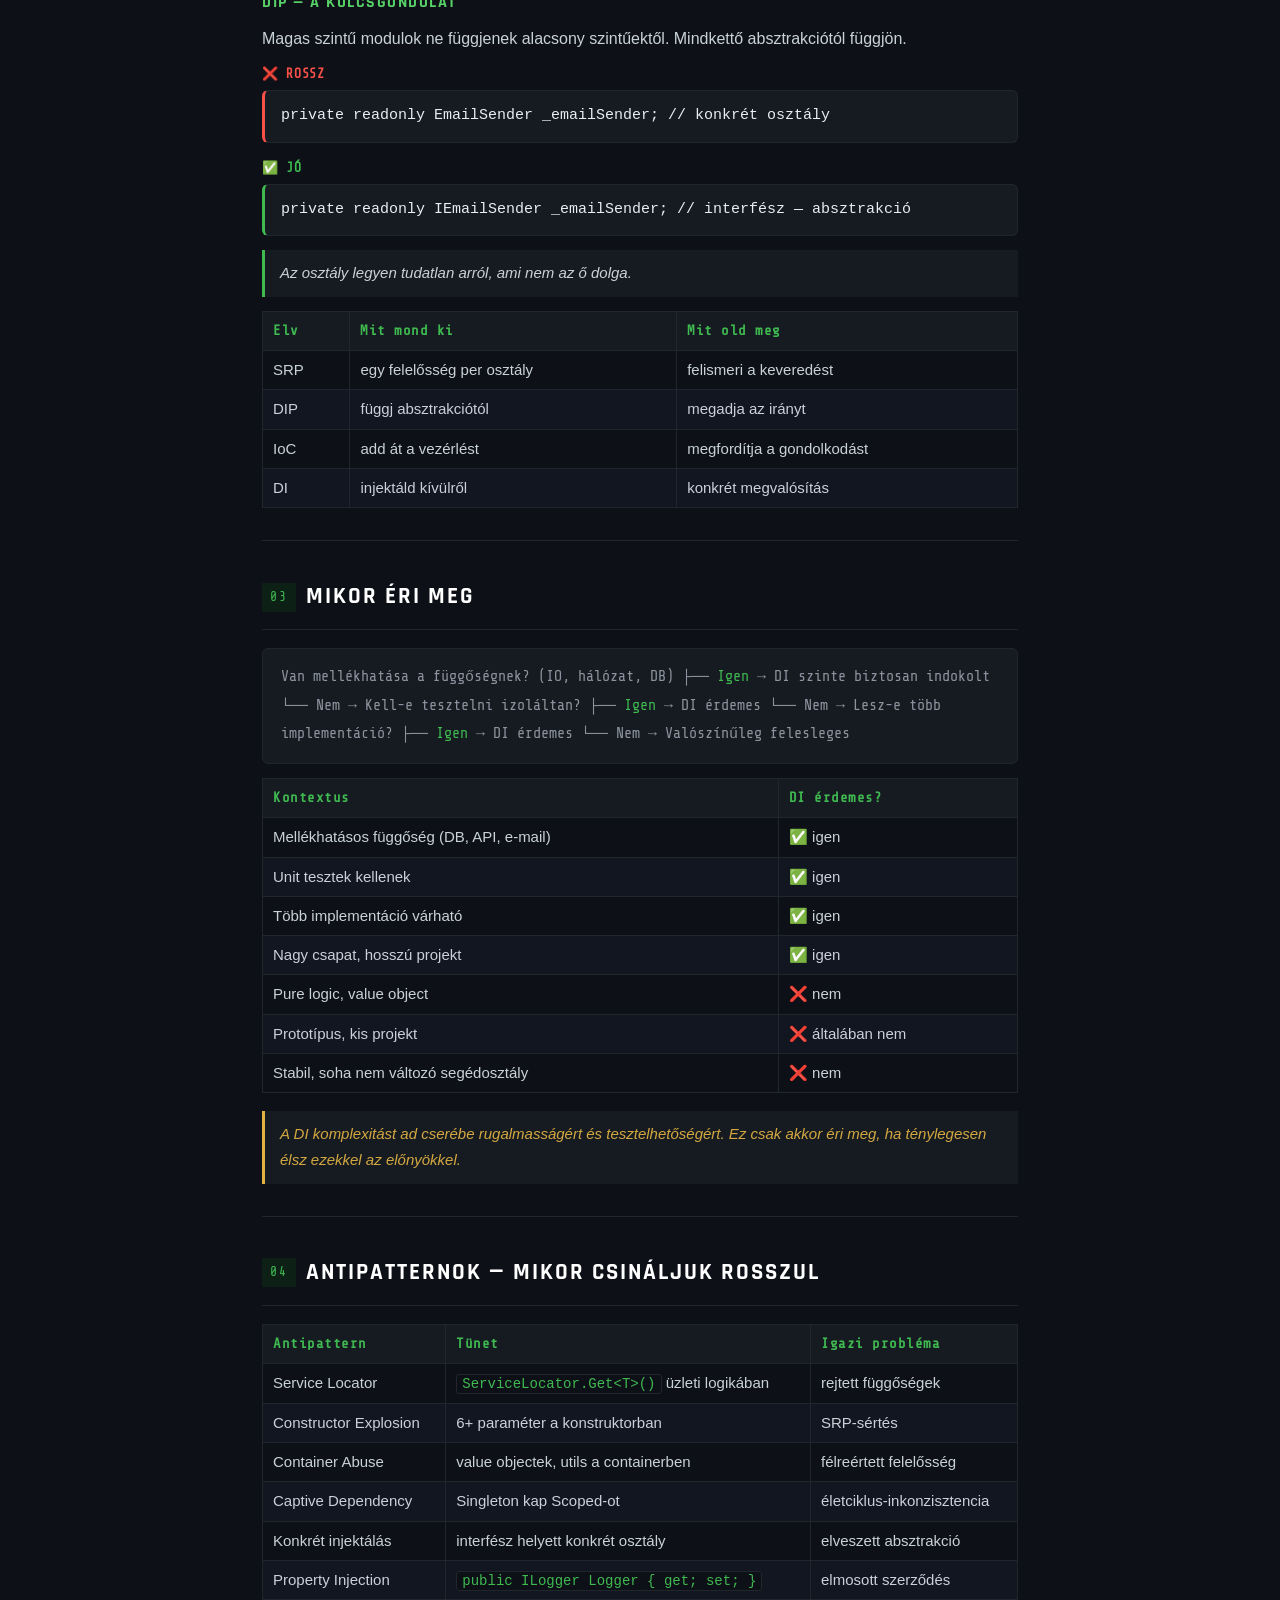
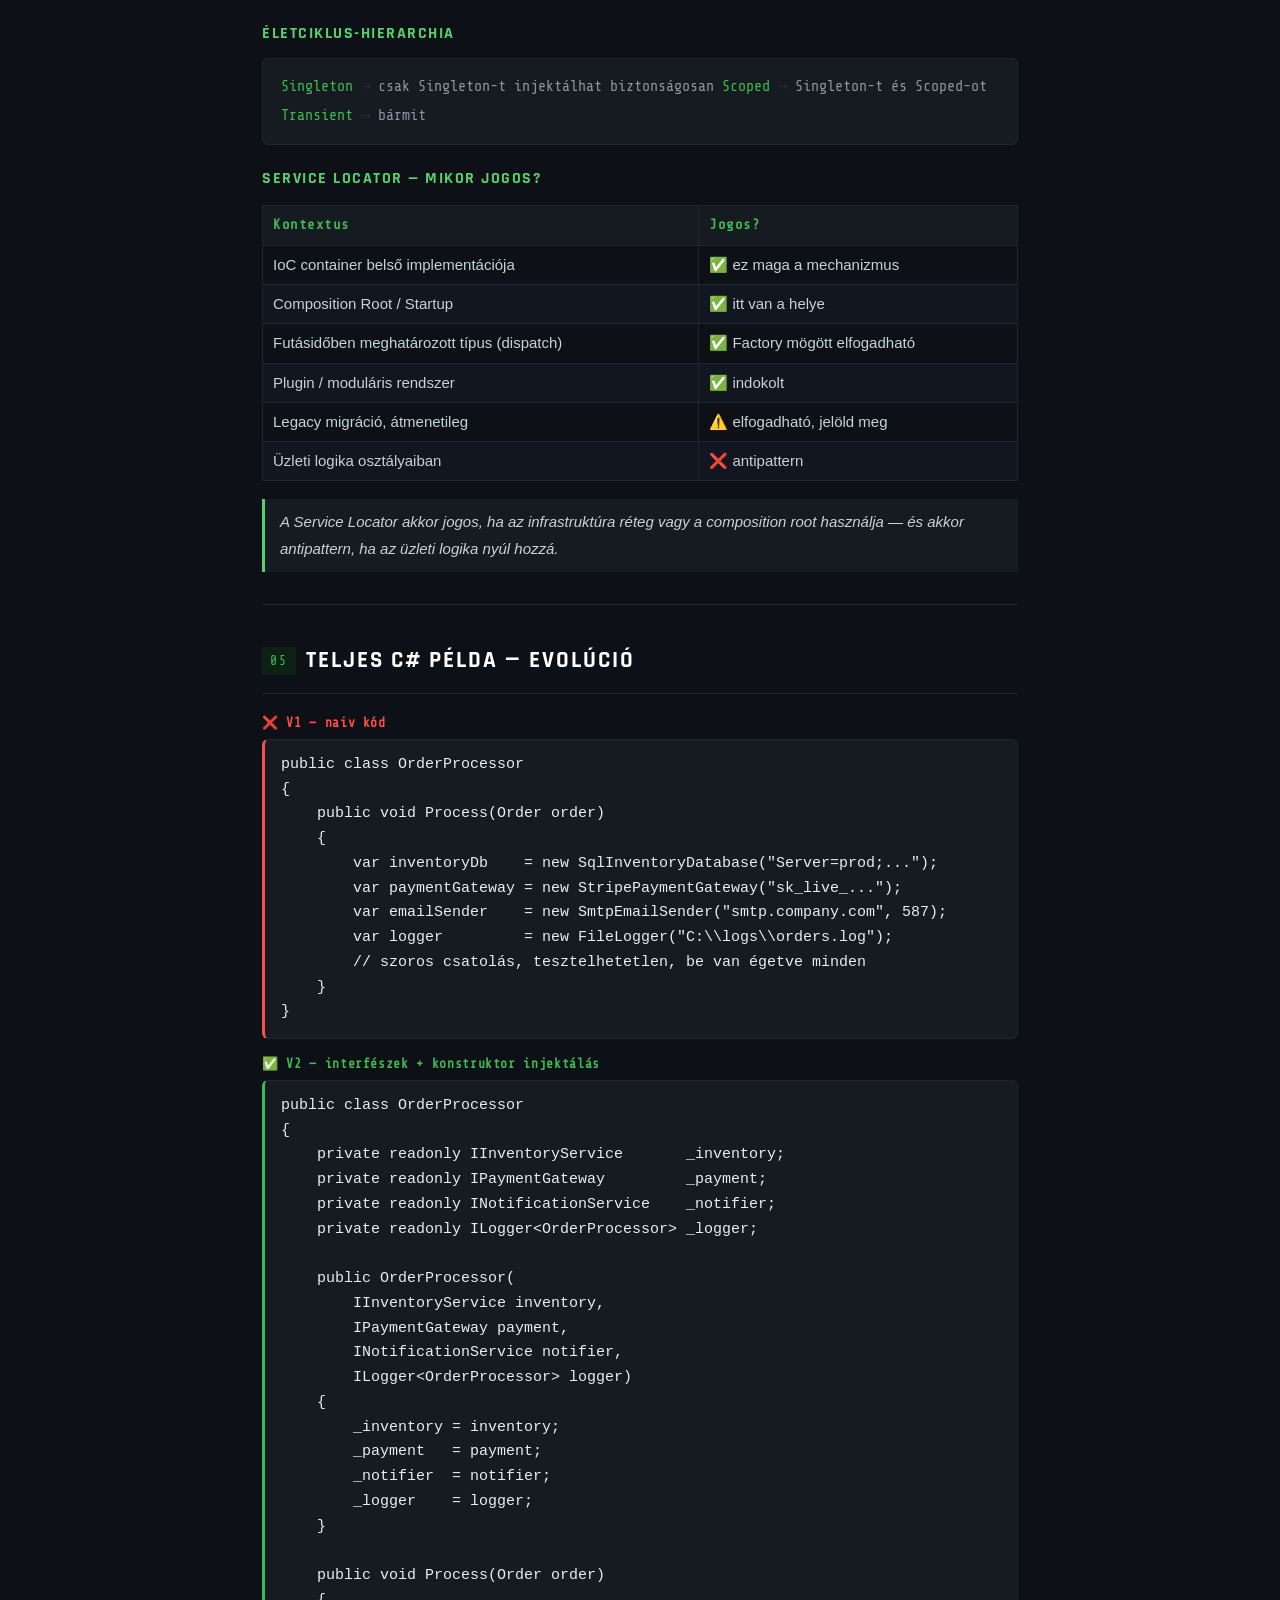
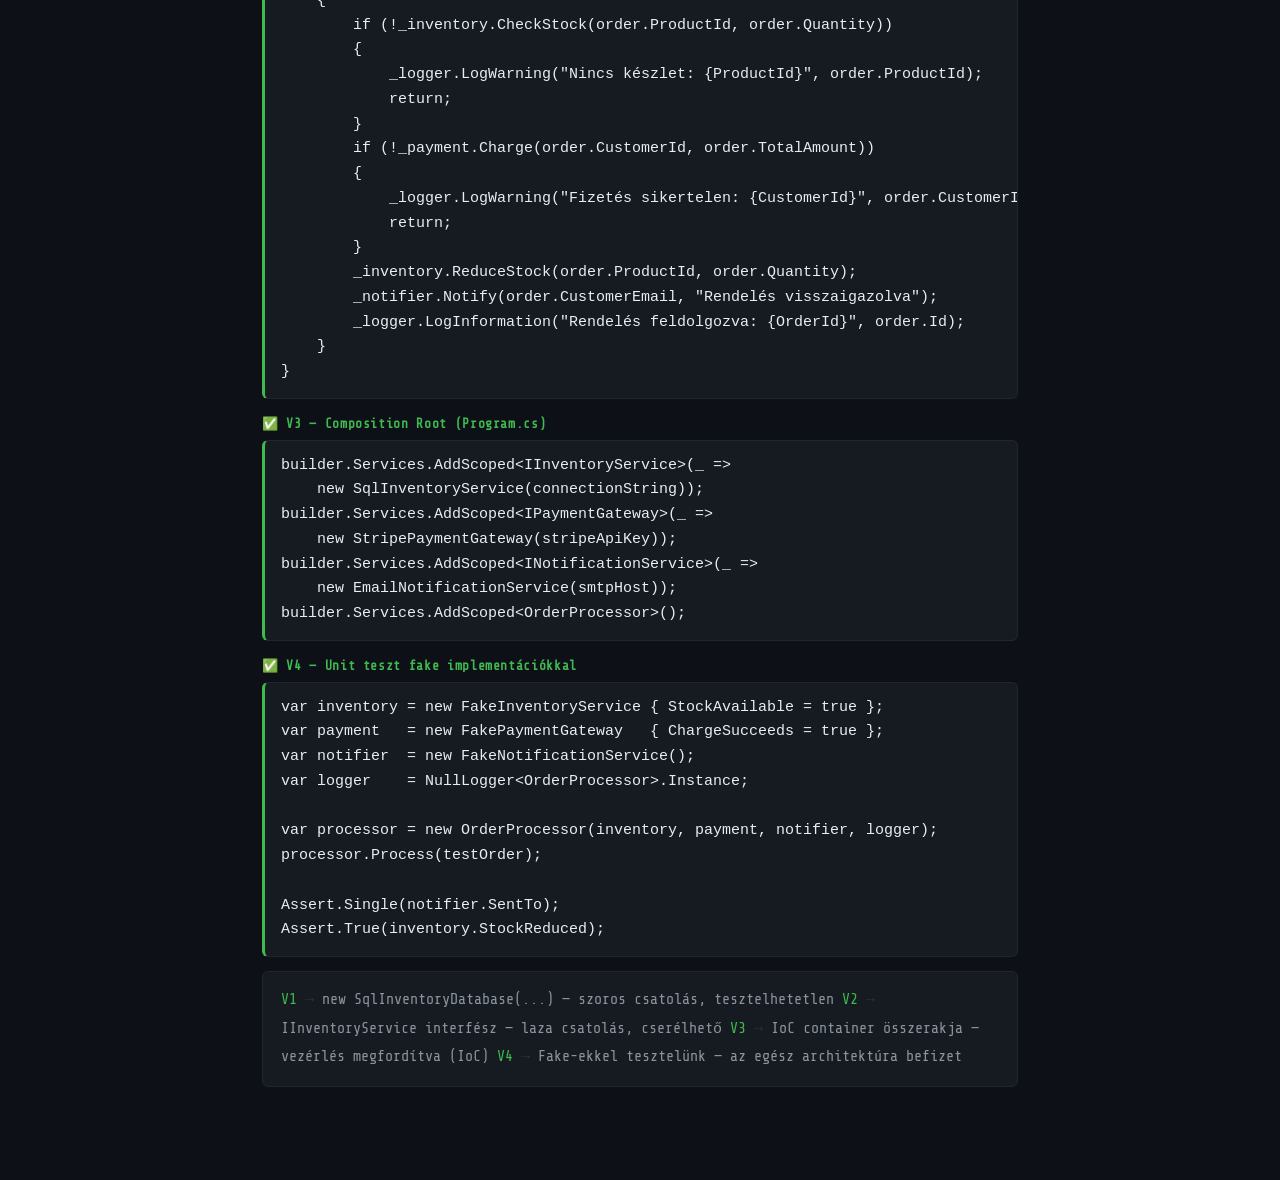
<file: memos/net-dependency-injection.html>
<!DOCTYPE html>
<html lang="hu">
<head>
<meta charset="UTF-8">
<meta name="viewport" content="width=device-width, initial-scale=1.0">
<title>Dependency Injection — a mélyebb szemszög</title>
<style>
  @import url('https://fonts.googleapis.com/css2?family=Share+Tech+Mono&family=Rajdhani:wght@600;700&display=swap');

  :root {
    --green:      #3fb950;
    --green-dark: #0d2016;
    --cyan:       #58d068;
    --red:        #f85149;
    --orange:     #e3b341;
    --bg:         #0d1117;
    --bg2:        #111620;
    --bg3:        #161b22;
    --border:     #21262d;
    --border2:    #30363d;
    --text:       #e6edf3;
    --text-mid:   #c9d1d9;
    --text-dim:   #8b949e;
  }

  * { box-sizing: border-box; margin: 0; padding: 0; }
  html { scroll-behavior: smooth; }

  body {
    background: var(--bg);
    color: var(--text);
    font-family: 'Segoe UI', sans-serif;
    font-weight: 400;
    font-size: 16px;
    line-height: 1.75;
    min-height: 100vh;
    overflow-x: hidden;
  }

  body::before {
    content: '';
    position: fixed; inset: 0;
    background: repeating-linear-gradient(0deg, transparent, transparent 3px, rgba(63,185,80,0.007) 3px, rgba(63,185,80,0.007) 4px);
    pointer-events: none; z-index: 9999;
  }

  .container { max-width: 820px; margin: 0 auto; padding: 40px 32px 80px; }

  header { padding-bottom: 24px; border-bottom: 1px solid var(--border); margin-bottom: 28px; }

  .header-tag {
    font-family: 'Share Tech Mono', monospace;
    font-size: 13px; color: var(--green);
    letter-spacing: 4px; text-transform: uppercase;
    margin-bottom: 12px;
    display: flex; align-items: center; gap: 8px;
  }
  .header-tag::before {
    content: ''; display: inline-block;
    width: 16px; height: 1px; background: var(--green);
  }

  h1 {
    font-family: 'Rajdhani', sans-serif;
    font-weight: 700;
    font-size: clamp(30px, 4vw, 48px);
    text-transform: uppercase;
    letter-spacing: 1px;
    color: #fff; line-height: 1.1;
  }
  h1 span { color: var(--green); }

  .meta {
    margin-top: 14px;
    display: flex; gap: 8px; flex-wrap: wrap; align-items: center;
    font-family: 'Share Tech Mono', monospace;
    font-size: 13px; color: var(--text-dim);
  }
  .tag {
    background: var(--bg3);
    border: 1px solid var(--border2);
    padding: 2px 7px;
    color: var(--green);
    font-size: 13px;
    letter-spacing: 1px;
  }
  .sep { color: var(--border2); }

  .section { margin-top: 36px; }

  .section-header {
    display: flex; align-items: center; gap: 10px;
    margin-bottom: 18px; padding-bottom: 12px;
    border-bottom: 1px solid var(--border);
  }
  .section-num {
    font-family: 'Share Tech Mono', monospace;
    font-size: 13px; color: var(--green);
    background: var(--green-dark);
    padding: 3px 8px; letter-spacing: 2px;
    flex-shrink: 0;
  }
  .section-title {
    font-family: 'Rajdhani', sans-serif;
    font-size: 23px; font-weight: 700;
    letter-spacing: 2px; text-transform: uppercase;
    color: #fff;
  }

  .sub-header {
    font-family: 'Rajdhani', sans-serif;
    font-size: 16px; font-weight: 700;
    letter-spacing: 1.5px; text-transform: uppercase;
    color: var(--cyan);
    margin: 20px 0 8px;
  }

  p { color: var(--text-mid); margin-bottom: 10px; }

  ul.prose {
    color: var(--text-mid);
    margin: 8px 0 14px 20px;
  }
  ul.prose li { margin-bottom: 4px; }
  ul.prose li strong { color: #fff; font-weight: 600; }

  .divider { border: none; border-top: 1px solid var(--border); margin: 32px 0; }

  .callout {
    padding: 10px 15px; margin: 14px 0;
    border-left: 3px solid;
    background: var(--bg3);
    font-size: 15px; line-height: 1.75;
    color: var(--text-mid);
    font-style: italic;
  }
  .callout.tip  { border-color: var(--green); }
  .callout.warn { border-color: var(--orange); color: #d4a840; }
  .callout.info { border-color: var(--cyan); }
  .callout strong { font-style: normal; color: #fff; }

  .code-label {
    font-size: 13px; font-weight: 700;
    letter-spacing: 0.05em; margin-bottom: 4px;
    font-family: 'Share Tech Mono', monospace;
  }
  .code-label.bad  { color: var(--red); }
  .code-label.good { color: var(--green); }

  pre {
    background: var(--bg3);
    border: 1px solid var(--border);
    border-radius: 6px;
    padding: 13px 16px;
    overflow-x: auto;
    margin: 4px 0 14px;
    font-family: 'Cascadia Code', 'Fira Code', monospace;
    font-size: 15px;
    color: var(--text);
    line-height: 1.65;
  }
  pre.bad  { border-left: 3px solid var(--red); }
  pre.good { border-left: 3px solid var(--green); }

  .flow {
    background: var(--bg3);
    border: 1px solid var(--border);
    border-radius: 6px;
    padding: 14px 18px;
    font-family: 'Share Tech Mono', monospace;
    font-size: 15px;
    color: var(--text-dim);
    line-height: 1.9;
    margin: 10px 0 14px;
  }
  .flow .kw { color: var(--green); }
  .flow .arr { color: var(--border2); }

  table {
    width: 100%;
    border-collapse: collapse;
    font-size: 15px;
    margin: 12px 0 18px;
  }
  th {
    background: var(--bg3);
    color: var(--green);
    padding: 7px 10px;
    text-align: left;
    border: 1px solid var(--border);
    font-weight: 600;
    font-family: 'Share Tech Mono', monospace;
    font-size: 14px;
    letter-spacing: 0.5px;
  }
  td {
    padding: 6px 10px;
    border: 1px solid var(--border);
    color: var(--text-mid);
    vertical-align: top;
  }
  tr:nth-child(even) td { background: var(--bg); }
  tr:nth-child(odd)  td { background: var(--bg2); }
  td code {
    font-family: 'Cascadia Code', 'Fira Code', monospace;
    font-size: 14px;
    color: var(--green);
    background: var(--bg);
    border: 1px solid var(--border);
    padding: 1px 5px;
    border-radius: 3px;
  }
</style>
</head>
<body>
<div class="container">

  <header>
    <div class="header-tag">.Net / Architecture</div>
    <h1>Dependency <span>Injection</span></h1>
    <div class="meta">
      <span>2026-04-29</span>
      <span class="sep">|</span>
      <span class="tag">DI</span>
      <span class="tag">DIP</span>
      <span class="tag">IoC</span>
      <span class="tag">clean-architecture</span>
      <span class="tag">tesztelhetőség</span>
    </div>
  </header>

  <div class="section">
    <div class="section-header">
      <span class="section-num">01</span>
      <span class="section-title">A gyökérprobléma</span>
    </div>

    <p>Ha egy osztály maga példányosítja a függőségét, három fájdalmat okoz:</p>
    <ul class="prose">
      <li><strong>Tesztelhetetlen</strong> — nem tudod lecserélni fake-re</li>
      <li><strong>Merev csatolás</strong> — a változás dominóeffektusa végigmegy a kódon</li>
      <li><strong>Nem cserélhető futás közben</strong> — be van égetve az implementáció</li>
    </ul>

    <div class="code-label bad">❌ ROSSZ</div>
    <pre class="bad">public class OrderService
{
    private readonly EmailSender _emailSender;

    public OrderService()
    {
        _emailSender = new EmailSender(); // maga példányosítja
    }
}</pre>

    <div class="callout tip">Az osztály nem csak <em>használja</em> a függőségét — hanem <em>felelős annak létrehozásáért</em> is. Ez a két dolog össze van mosva.</div>

    <div class="code-label good">✅ JÓ</div>
    <pre class="good">public class OrderService
{
    private readonly IEmailSender _emailSender;

    public OrderService(IEmailSender emailSender) // kívülről jön
    {
        _emailSender = emailSender;
    }
}</pre>

    <table>
      <tr><th></th><th>new belül</th><th>DI-val kívülről</th></tr>
      <tr><td>Tesztelhetőség</td><td>❌</td><td>✅</td></tr>
      <tr><td>Csatolás</td><td>szoros</td><td>laza</td></tr>
      <tr><td>Változásállóság</td><td>törékeny</td><td>rugalmas</td></tr>
      <tr><td>Felelősség</td><td>összekeverve</td><td>szétválasztva</td></tr>
    </table>
  </div>

  <hr class="divider">

  <div class="section">
    <div class="section-header">
      <span class="section-num">02</span>
      <span class="section-title">A mögöttes elvek — SRP → DIP → IoC → DI</span>
    </div>

    <div class="flow">
<span class="kw">SRP</span> felismeri:    "Ez az osztály túl sokat tud / csinál"
      <span class="arr">↓</span>
<span class="kw">DIP</span> kimondja:    "Függj absztrakciótól, ne konkrétumtól"
      <span class="arr">↓</span>
<span class="kw">IoC</span> megfordítja: "Ne te hozd létre — add át a vezérlést"
      <span class="arr">↓</span>
<span class="kw">DI</span>  megvalósítja: "A függőséget kívülről injektáljuk be"
    </div>

    <div class="sub-header">DIP — a kulcsgondolat</div>
    <p>Magas szintű modulok ne függjenek alacsony szintűektől. Mindkettő absztrakciótól függjön.</p>

    <div class="code-label bad">❌ ROSSZ</div>
    <pre class="bad">private readonly EmailSender _emailSender; // konkrét osztály</pre>

    <div class="code-label good">✅ JÓ</div>
    <pre class="good">private readonly IEmailSender _emailSender; // interfész — absztrakció</pre>

    <div class="callout tip">Az osztály legyen tudatlan arról, ami nem az ő dolga.</div>

    <table>
      <tr><th>Elv</th><th>Mit mond ki</th><th>Mit old meg</th></tr>
      <tr><td>SRP</td><td>egy felelősség per osztály</td><td>felismeri a keveredést</td></tr>
      <tr><td>DIP</td><td>függj absztrakciótól</td><td>megadja az irányt</td></tr>
      <tr><td>IoC</td><td>add át a vezérlést</td><td>megfordítja a gondolkodást</td></tr>
      <tr><td>DI</td><td>injektáld kívülről</td><td>konkrét megvalósítás</td></tr>
    </table>
  </div>

  <hr class="divider">

  <div class="section">
    <div class="section-header">
      <span class="section-num">03</span>
      <span class="section-title">Mikor éri meg</span>
    </div>

    <div class="flow">
Van mellékhatása a függőségnek? (IO, hálózat, DB)
  ├── <span class="kw">Igen</span> → DI szinte biztosan indokolt
  └── Nem → Kell-e tesztelni izoláltan?
              ├── <span class="kw">Igen</span> → DI érdemes
              └── Nem → Lesz-e több implementáció?
                          ├── <span class="kw">Igen</span> → DI érdemes
                          └── Nem → Valószínűleg felesleges
    </div>

    <table>
      <tr><th>Kontextus</th><th>DI érdemes?</th></tr>
      <tr><td>Mellékhatásos függőség (DB, API, e-mail)</td><td>✅ igen</td></tr>
      <tr><td>Unit tesztek kellenek</td><td>✅ igen</td></tr>
      <tr><td>Több implementáció várható</td><td>✅ igen</td></tr>
      <tr><td>Nagy csapat, hosszú projekt</td><td>✅ igen</td></tr>
      <tr><td>Pure logic, value object</td><td>❌ nem</td></tr>
      <tr><td>Prototípus, kis projekt</td><td>❌ általában nem</td></tr>
      <tr><td>Stabil, soha nem változó segédosztály</td><td>❌ nem</td></tr>
    </table>

    <div class="callout warn">A DI komplexitást ad cserébe rugalmasságért és tesztelhetőségért. Ez csak akkor éri meg, ha ténylegesen élsz ezekkel az előnyökkel.</div>
  </div>

  <hr class="divider">

  <div class="section">
    <div class="section-header">
      <span class="section-num">04</span>
      <span class="section-title">Antipatternok — mikor csináljuk rosszul</span>
    </div>

    <table>
      <tr><th>Antipattern</th><th>Tünet</th><th>Igazi probléma</th></tr>
      <tr><td>Service Locator</td><td><code>ServiceLocator.Get&lt;T&gt;()</code> üzleti logikában</td><td>rejtett függőségek</td></tr>
      <tr><td>Constructor Explosion</td><td>6+ paraméter a konstruktorban</td><td>SRP-sértés</td></tr>
      <tr><td>Container Abuse</td><td>value objectek, utils a containerben</td><td>félreértett felelősség</td></tr>
      <tr><td>Captive Dependency</td><td>Singleton kap Scoped-ot</td><td>életciklus-inkonzisztencia</td></tr>
      <tr><td>Konkrét injektálás</td><td>interfész helyett konkrét osztály</td><td>elveszett absztrakció</td></tr>
      <tr><td>Property Injection</td><td><code>public ILogger Logger { get; set; }</code></td><td>elmosott szerződés</td></tr>
    </table>

    <div class="sub-header">Életciklus-hierarchia</div>
    <div class="flow">
<span class="kw">Singleton</span>  <span class="arr">→</span>  csak Singleton-t injektálhat biztonságosan
<span class="kw">Scoped</span>     <span class="arr">→</span>  Singleton-t és Scoped-ot
<span class="kw">Transient</span>  <span class="arr">→</span>  bármit
    </div>

    <div class="sub-header">Service Locator — mikor jogos?</div>
    <table>
      <tr><th>Kontextus</th><th>Jogos?</th></tr>
      <tr><td>IoC container belső implementációja</td><td>✅ ez maga a mechanizmus</td></tr>
      <tr><td>Composition Root / Startup</td><td>✅ itt van a helye</td></tr>
      <tr><td>Futásidőben meghatározott típus (dispatch)</td><td>✅ Factory mögött elfogadható</td></tr>
      <tr><td>Plugin / moduláris rendszer</td><td>✅ indokolt</td></tr>
      <tr><td>Legacy migráció, átmenetileg</td><td>⚠️ elfogadható, jelöld meg</td></tr>
      <tr><td>Üzleti logika osztályaiban</td><td>❌ antipattern</td></tr>
    </table>

    <div class="callout info">A Service Locator akkor jogos, ha az infrastruktúra réteg vagy a composition root használja — és akkor antipattern, ha az üzleti logika nyúl hozzá.</div>
  </div>

  <hr class="divider">

  <div class="section">
    <div class="section-header">
      <span class="section-num">05</span>
      <span class="section-title">Teljes C# példa — evolúció</span>
    </div>

    <div class="code-label bad">❌ V1 — naiv kód</div>
    <pre class="bad">public class OrderProcessor
{
    public void Process(Order order)
    {
        var inventoryDb    = new SqlInventoryDatabase("Server=prod;...");
        var paymentGateway = new StripePaymentGateway("sk_live_...");
        var emailSender    = new SmtpEmailSender("smtp.company.com", 587);
        var logger         = new FileLogger("C:\\logs\\orders.log");
        // szoros csatolás, tesztelhetetlen, be van égetve minden
    }
}</pre>

    <div class="code-label good">✅ V2 — interfészek + konstruktor injektálás</div>
    <pre class="good">public class OrderProcessor
{
    private readonly IInventoryService       _inventory;
    private readonly IPaymentGateway         _payment;
    private readonly INotificationService    _notifier;
    private readonly ILogger&lt;OrderProcessor&gt; _logger;

    public OrderProcessor(
        IInventoryService inventory,
        IPaymentGateway payment,
        INotificationService notifier,
        ILogger&lt;OrderProcessor&gt; logger)
    {
        _inventory = inventory;
        _payment   = payment;
        _notifier  = notifier;
        _logger    = logger;
    }

    public void Process(Order order)
    {
        if (!_inventory.CheckStock(order.ProductId, order.Quantity))
        {
            _logger.LogWarning("Nincs készlet: {ProductId}", order.ProductId);
            return;
        }
        if (!_payment.Charge(order.CustomerId, order.TotalAmount))
        {
            _logger.LogWarning("Fizetés sikertelen: {CustomerId}", order.CustomerId);
            return;
        }
        _inventory.ReduceStock(order.ProductId, order.Quantity);
        _notifier.Notify(order.CustomerEmail, "Rendelés visszaigazolva");
        _logger.LogInformation("Rendelés feldolgozva: {OrderId}", order.Id);
    }
}</pre>

    <div class="code-label good">✅ V3 — Composition Root (Program.cs)</div>
    <pre class="good">builder.Services.AddScoped&lt;IInventoryService&gt;(_ =>
    new SqlInventoryService(connectionString));
builder.Services.AddScoped&lt;IPaymentGateway&gt;(_ =>
    new StripePaymentGateway(stripeApiKey));
builder.Services.AddScoped&lt;INotificationService&gt;(_ =>
    new EmailNotificationService(smtpHost));
builder.Services.AddScoped&lt;OrderProcessor&gt;();</pre>

    <div class="code-label good">✅ V4 — Unit teszt fake implementációkkal</div>
    <pre class="good">var inventory = new FakeInventoryService { StockAvailable = true };
var payment   = new FakePaymentGateway   { ChargeSucceeds = true };
var notifier  = new FakeNotificationService();
var logger    = NullLogger&lt;OrderProcessor&gt;.Instance;

var processor = new OrderProcessor(inventory, payment, notifier, logger);
processor.Process(testOrder);

Assert.Single(notifier.SentTo);
Assert.True(inventory.StockReduced);</pre>

    <div class="flow">
<span class="kw">V1</span> <span class="arr">→</span> new SqlInventoryDatabase(...)  — szoros csatolás, tesztelhetetlen
<span class="kw">V2</span> <span class="arr">→</span> IInventoryService interfész    — laza csatolás, cserélhető
<span class="kw">V3</span> <span class="arr">→</span> IoC container összerakja       — vezérlés megfordítva (IoC)
<span class="kw">V4</span> <span class="arr">→</span> Fake-ekkel tesztelünk          — az egész architektúra befizet
    </div>

  </div>

</div>
</body>
</html>
</file>
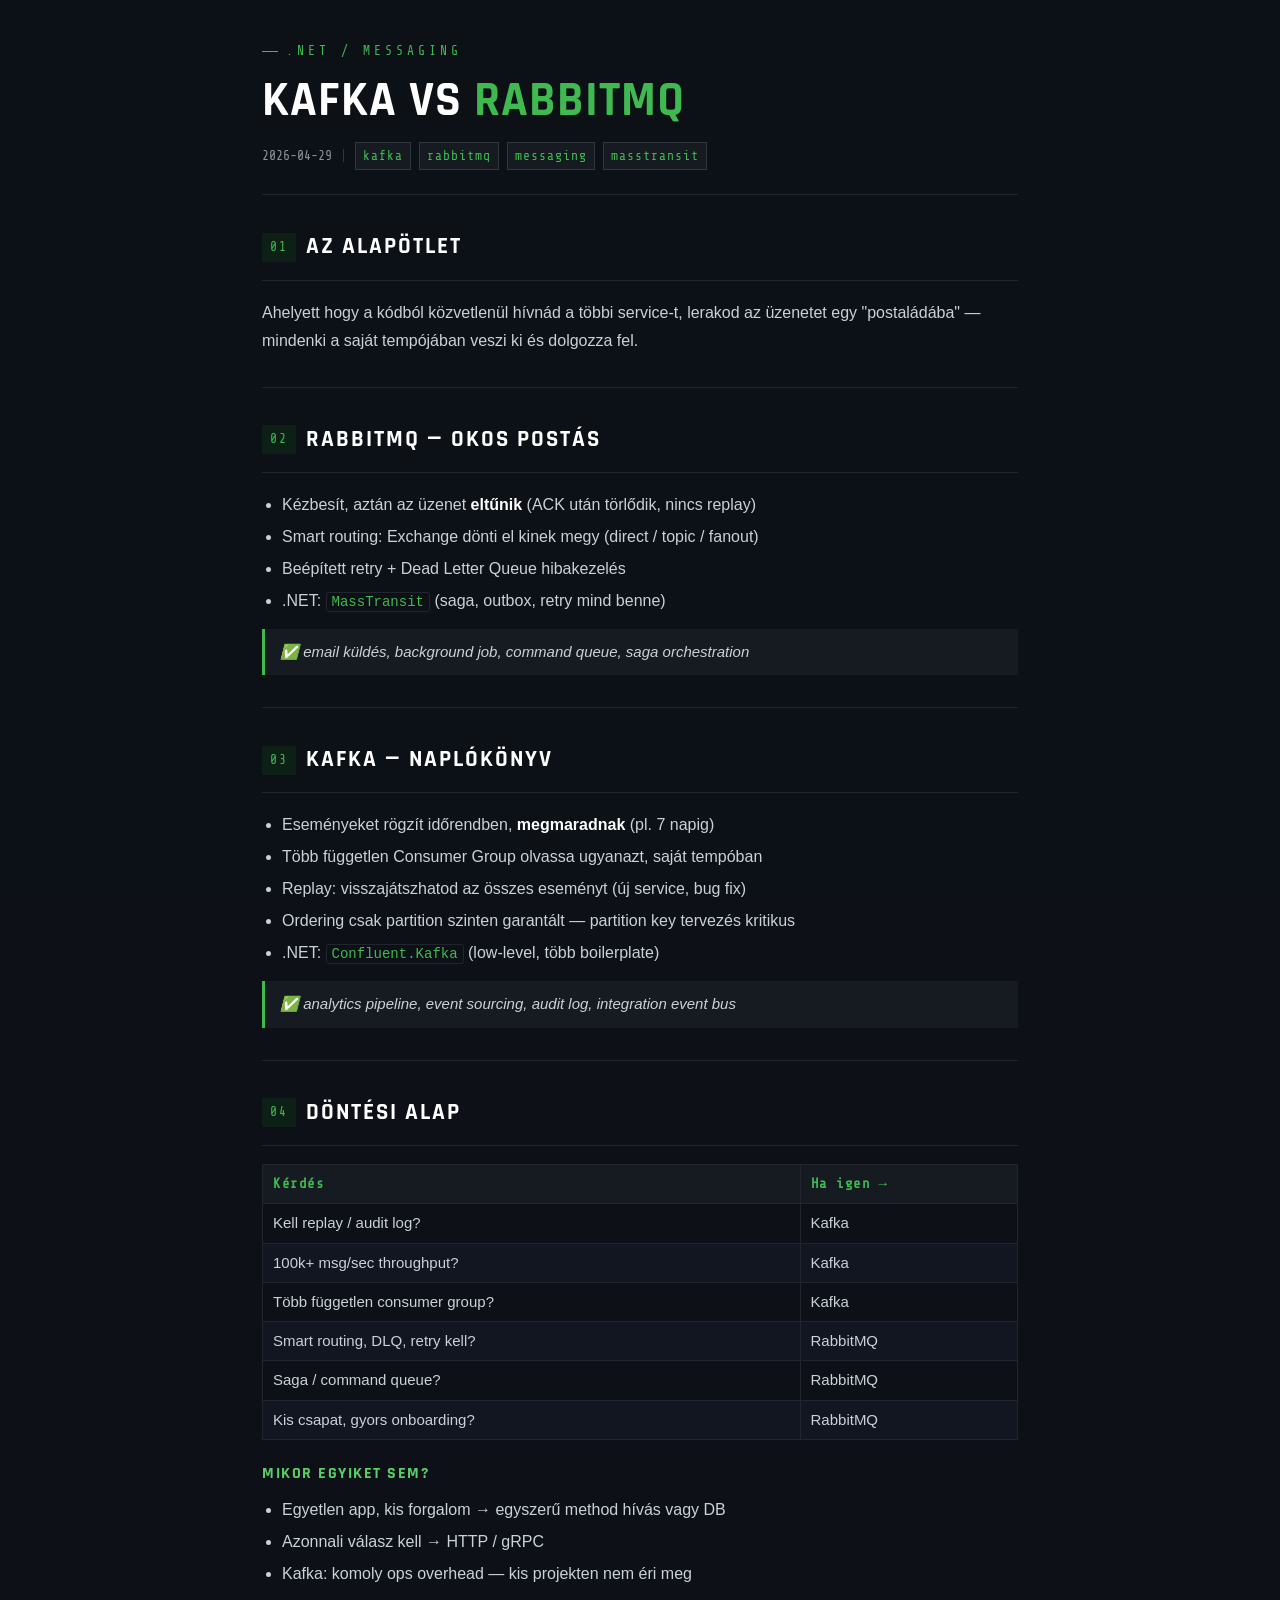
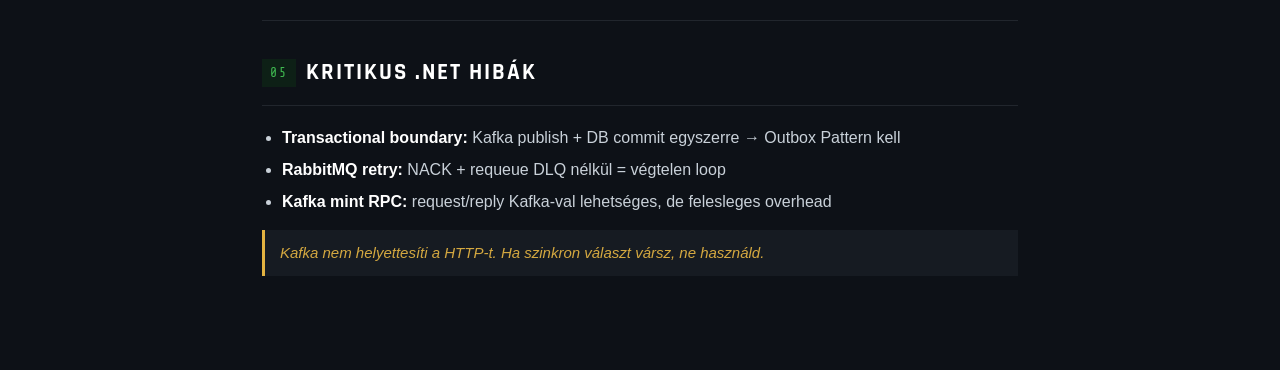
<file: memos/net-kafka-rabbitmq.html>
<!DOCTYPE html>
<html lang="hu">
<head>
<meta charset="UTF-8">
<meta name="viewport" content="width=device-width, initial-scale=1.0">
<title>Kafka vs RabbitMQ</title>
<style>
  @import url('https://fonts.googleapis.com/css2?family=Share+Tech+Mono&family=Rajdhani:wght@600;700&display=swap');

  :root {
    --green: #3fb950; --green-dark: #0d2016; --cyan: #58d068;
    --red: #f85149; --orange: #e3b341;
    --bg: #0d1117; --bg2: #111620; --bg3: #161b22;
    --border: #21262d; --border2: #30363d;
    --text: #e6edf3; --text-mid: #c9d1d9; --text-dim: #8b949e;
  }
  * { box-sizing: border-box; margin: 0; padding: 0; }
  body { background: var(--bg); color: var(--text); font-family: 'Segoe UI', sans-serif; font-size: 16px; line-height: 1.75; padding: 40px 32px 80px; max-width: 820px; margin: 0 auto; }
  body::before { content: ''; position: fixed; inset: 0; background: repeating-linear-gradient(0deg, transparent, transparent 3px, rgba(63,185,80,0.007) 3px, rgba(63,185,80,0.007) 4px); pointer-events: none; z-index: 9999; }

  header { padding-bottom: 24px; border-bottom: 1px solid var(--border); margin-bottom: 28px; }
  .header-tag { font-family: 'Share Tech Mono', monospace; font-size: 13px; color: var(--green); letter-spacing: 4px; text-transform: uppercase; margin-bottom: 12px; display: flex; align-items: center; gap: 8px; }
  .header-tag::before { content: ''; display: inline-block; width: 16px; height: 1px; background: var(--green); }
  h1 { font-family: 'Rajdhani', sans-serif; font-weight: 700; font-size: clamp(30px, 4vw, 48px); text-transform: uppercase; letter-spacing: 1px; color: #fff; line-height: 1.1; }
  h1 span { color: var(--green); }
  .meta { margin-top: 14px; display: flex; gap: 8px; flex-wrap: wrap; align-items: center; font-family: 'Share Tech Mono', monospace; font-size: 13px; color: var(--text-dim); }
  .tag { background: var(--bg3); border: 1px solid var(--border2); padding: 2px 7px; color: var(--green); font-size: 13px; letter-spacing: 1px; }

  .section { margin-top: 32px; }
  .section-header { display: flex; align-items: center; gap: 10px; margin-bottom: 18px; padding-bottom: 12px; border-bottom: 1px solid var(--border); }
  .section-num { font-family: 'Share Tech Mono', monospace; font-size: 13px; color: var(--green); background: var(--green-dark); padding: 3px 8px; letter-spacing: 2px; flex-shrink: 0; }
  .section-title { font-family: 'Rajdhani', sans-serif; font-size: 23px; font-weight: 700; letter-spacing: 2px; text-transform: uppercase; color: #fff; }
  .sub-header { font-family: 'Rajdhani', sans-serif; font-size: 16px; font-weight: 700; letter-spacing: 1.5px; text-transform: uppercase; color: var(--cyan); margin: 20px 0 8px; }

  p { color: var(--text-mid); margin-bottom: 10px; }
  ul.prose { color: var(--text-mid); margin: 8px 0 14px 20px; }
  ul.prose li { margin-bottom: 4px; }
  ul.prose li strong { color: #fff; font-weight: 600; }
  .divider { border: none; border-top: 1px solid var(--border); margin: 32px 0; }

  .callout { padding: 10px 15px; margin: 14px 0; border-left: 3px solid; background: var(--bg3); font-size: 15px; line-height: 1.75; color: var(--text-mid); font-style: italic; }
  .callout.tip  { border-color: var(--green); }
  .callout.warn { border-color: var(--orange); color: #d4a840; }
  .callout.info { border-color: var(--cyan); }

  code { font-family: 'Cascadia Code', 'Fira Code', monospace; font-size: 14px; color: var(--green); background: var(--bg); border: 1px solid var(--border); padding: 1px 5px; border-radius: 3px; }

  table { width: 100%; border-collapse: collapse; font-size: 15px; margin: 12px 0 18px; }
  th { background: var(--bg3); color: var(--green); padding: 7px 10px; text-align: left; border: 1px solid var(--border); font-weight: 600; font-family: 'Share Tech Mono', monospace; font-size: 14px; letter-spacing: 0.5px; }
  td { padding: 6px 10px; border: 1px solid var(--border); color: var(--text-mid); vertical-align: top; }
  tr:nth-child(even) td { background: var(--bg); }
  tr:nth-child(odd)  td { background: var(--bg2); }
  td code { font-size: 11px; }

  .flow { background: var(--bg3); border: 1px solid var(--border); border-radius: 6px; padding: 14px 18px; font-family: 'Share Tech Mono', monospace; font-size: 12px; color: var(--text-dim); line-height: 1.9; margin: 10px 0 14px; }
  .flow .kw { color: var(--green); }
  .flow .arr { color: var(--border2); }
</style>
</head>
<body>

<header>
  <div class="header-tag">.Net / Messaging</div>
  <h1>Kafka vs <span>RabbitMQ</span></h1>
  <div class="meta">
    <span>2026-04-29</span>
    <span style="color:#30363d">|</span>
    <span class="tag">kafka</span>
    <span class="tag">rabbitmq</span>
    <span class="tag">messaging</span>
    <span class="tag">masstransit</span>
  </div>
</header>

<div class="section">
  <div class="section-header">
    <span class="section-num">01</span>
    <span class="section-title">Az alapötlet</span>
  </div>
  <p>Ahelyett hogy a kódból közvetlenül hívnád a többi service-t, lerakod az üzenetet egy "postaládába" — mindenki a saját tempójában veszi ki és dolgozza fel.</p>
</div>

<hr class="divider">

<div class="section">
  <div class="section-header">
    <span class="section-num">02</span>
    <span class="section-title">RabbitMQ — okos postás</span>
  </div>
  <ul class="prose">
    <li>Kézbesít, aztán az üzenet <strong>eltűnik</strong> (ACK után törlődik, nincs replay)</li>
    <li>Smart routing: Exchange dönti el kinek megy (direct / topic / fanout)</li>
    <li>Beépített retry + Dead Letter Queue hibakezelés</li>
    <li>.NET: <code>MassTransit</code> (saga, outbox, retry mind benne)</li>
  </ul>
  <div class="callout tip">✅ email küldés, background job, command queue, saga orchestration</div>
</div>

<hr class="divider">

<div class="section">
  <div class="section-header">
    <span class="section-num">03</span>
    <span class="section-title">Kafka — naplókönyv</span>
  </div>
  <ul class="prose">
    <li>Eseményeket rögzít időrendben, <strong>megmaradnak</strong> (pl. 7 napig)</li>
    <li>Több független Consumer Group olvassa ugyanazt, saját tempóban</li>
    <li>Replay: visszajátszhatod az összes eseményt (új service, bug fix)</li>
    <li>Ordering csak partition szinten garantált — partition key tervezés kritikus</li>
    <li>.NET: <code>Confluent.Kafka</code> (low-level, több boilerplate)</li>
  </ul>
  <div class="callout tip">✅ analytics pipeline, event sourcing, audit log, integration event bus</div>
</div>

<hr class="divider">

<div class="section">
  <div class="section-header">
    <span class="section-num">04</span>
    <span class="section-title">Döntési alap</span>
  </div>
  <table>
    <tr><th>Kérdés</th><th>Ha igen →</th></tr>
    <tr><td>Kell replay / audit log?</td><td>Kafka</td></tr>
    <tr><td>100k+ msg/sec throughput?</td><td>Kafka</td></tr>
    <tr><td>Több független consumer group?</td><td>Kafka</td></tr>
    <tr><td>Smart routing, DLQ, retry kell?</td><td>RabbitMQ</td></tr>
    <tr><td>Saga / command queue?</td><td>RabbitMQ</td></tr>
    <tr><td>Kis csapat, gyors onboarding?</td><td>RabbitMQ</td></tr>
  </table>

  <div class="sub-header">Mikor egyiket sem?</div>
  <ul class="prose">
    <li>Egyetlen app, kis forgalom → egyszerű method hívás vagy DB</li>
    <li>Azonnali válasz kell → HTTP / gRPC</li>
    <li>Kafka: komoly ops overhead — kis projekten nem éri meg</li>
  </ul>
</div>

<hr class="divider">

<div class="section">
  <div class="section-header">
    <span class="section-num">05</span>
    <span class="section-title">Kritikus .NET hibák</span>
  </div>
  <ul class="prose">
    <li><strong>Transactional boundary:</strong> Kafka publish + DB commit egyszerre → Outbox Pattern kell</li>
    <li><strong>RabbitMQ retry:</strong> NACK + requeue DLQ nélkül = végtelen loop</li>
    <li><strong>Kafka mint RPC:</strong> request/reply Kafka-val lehetséges, de felesleges overhead</li>
  </ul>
  <div class="callout warn">Kafka nem helyettesíti a HTTP-t. Ha szinkron választ vársz, ne használd.</div>
</div>

</body>
</html>
</file>
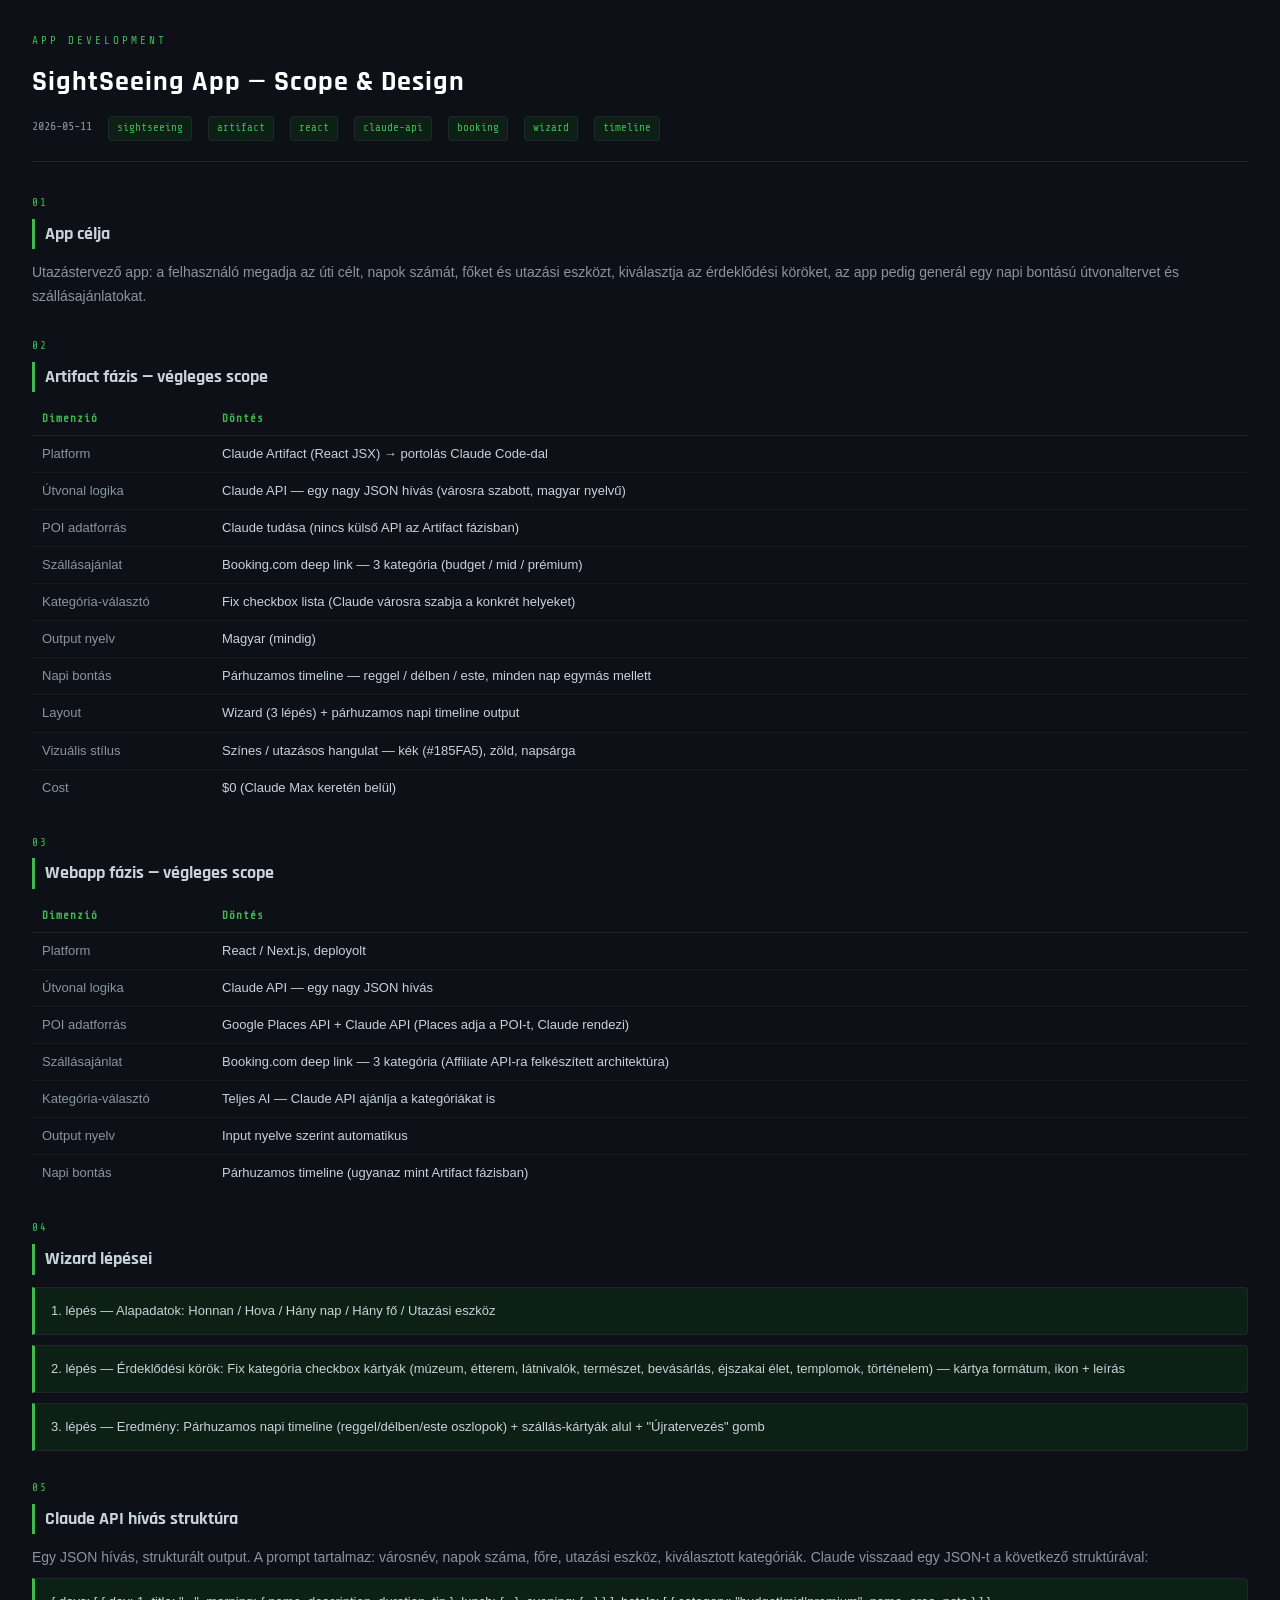
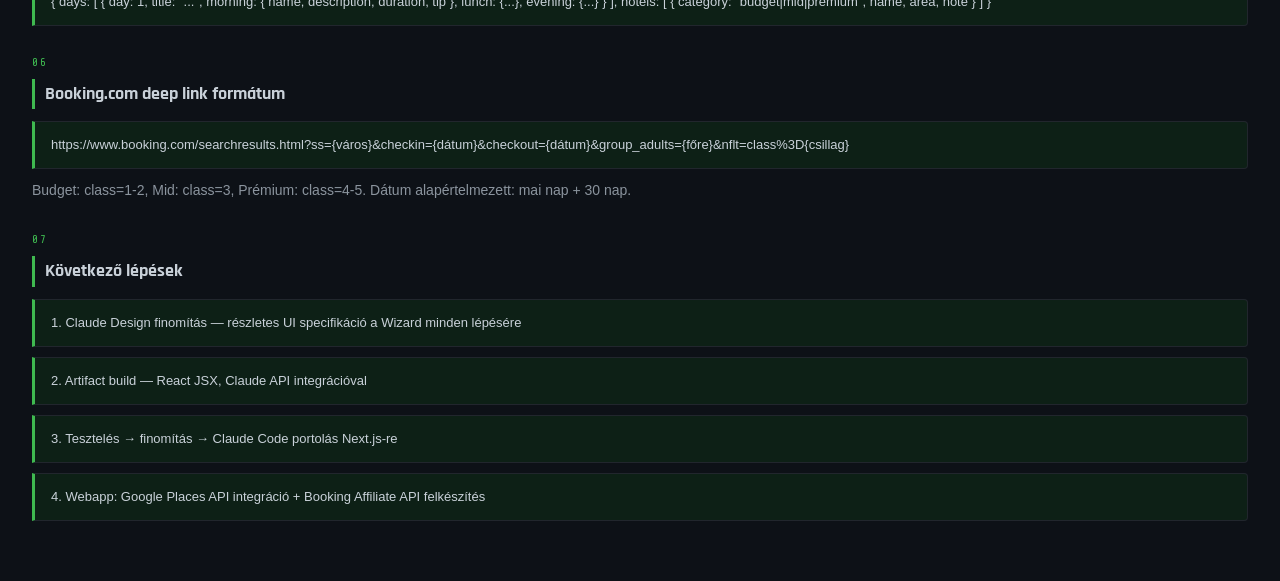
<file: memos/sightseeing-app-scope.html>
<!DOCTYPE html>
<html lang="hu">
<head>
<meta charset="UTF-8">
<meta name="viewport" content="width=device-width, initial-scale=1.0">
<title>SightSeeing App — Scope & Design</title>
<style>
  @import url('https://fonts.googleapis.com/css2?family=Share+Tech+Mono&family=Rajdhani:wght@600;700&display=swap');
  * { box-sizing: border-box; margin: 0; padding: 0; }
  body { font-family: 'Segoe UI', sans-serif; background: #0d1117; color: #e6edf3; padding: 32px; line-height: 1.7; }
  .memo-header { margin-bottom: 32px; padding-bottom: 20px; border-bottom: 1px solid #21262d; }
  .memo-category { font-family: 'Share Tech Mono', monospace; font-size: 11px; color: #3fb950; letter-spacing: 3px; text-transform: uppercase; margin-bottom: 8px; }
  .memo-title { font-family: 'Rajdhani', sans-serif; font-weight: 700; font-size: 28px; color: #fff; letter-spacing: 1px; margin-bottom: 10px; }
  .memo-meta { font-family: 'Share Tech Mono', monospace; font-size: 12px; color: #8b949e; display: flex; gap: 16px; flex-wrap: wrap; }
  .tag { background: #0d2016; border: 1px solid #21262d; color: #3fb950; padding: 2px 8px; font-size: 11px; border-radius: 3px; }
  .section { margin-bottom: 28px; }
  .section-num { font-family: 'Share Tech Mono', monospace; font-size: 11px; color: #3fb950; letter-spacing: 2px; margin-bottom: 6px; }
  .section-title { font-family: 'Rajdhani', sans-serif; font-weight: 700; font-size: 18px; color: #c9d1d9; margin-bottom: 12px; border-left: 3px solid #3fb950; padding-left: 10px; }
  p { color: #8b949e; font-size: 14px; margin-bottom: 8px; }
  table { width: 100%; border-collapse: collapse; font-size: 13px; margin-bottom: 8px; }
  th { text-align: left; color: #3fb950; font-family: 'Share Tech Mono', monospace; font-size: 11px; letter-spacing: 1px; padding: 6px 10px; border-bottom: 1px solid #21262d; }
  td { padding: 7px 10px; border-bottom: 1px solid #161b22; color: #c9d1d9; vertical-align: top; }
  td:first-child { color: #8b949e; width: 180px; }
  tr:last-child td { border-bottom: none; }
  .highlight { background: #0d2016; border: 1px solid #21262d; border-left: 3px solid #3fb950; padding: 12px 16px; border-radius: 0 4px 4px 0; font-size: 13px; color: #c9d1d9; margin-bottom: 10px; }
</style>
</head>
<body>
<div class="memo-header">
  <div class="memo-category">App Development</div>
  <div class="memo-title">SightSeeing App — Scope & Design</div>
  <div class="memo-meta">
    <span>2026-05-11</span>
    <span class="tag">sightseeing</span>
    <span class="tag">artifact</span>
    <span class="tag">react</span>
    <span class="tag">claude-api</span>
    <span class="tag">booking</span>
    <span class="tag">wizard</span>
    <span class="tag">timeline</span>
  </div>
</div>

<div class="section">
  <div class="section-num">01</div>
  <div class="section-title">App célja</div>
  <p>Utazástervező app: a felhasználó megadja az úti célt, napok számát, főket és utazási eszközt, kiválasztja az érdeklődési köröket, az app pedig generál egy napi bontású útvonaltervet és szállásajánlatokat.</p>
</div>

<div class="section">
  <div class="section-num">02</div>
  <div class="section-title">Artifact fázis — végleges scope</div>
  <table>
    <tr><th>Dimenzió</th><th>Döntés</th></tr>
    <tr><td>Platform</td><td>Claude Artifact (React JSX) → portolás Claude Code-dal</td></tr>
    <tr><td>Útvonal logika</td><td>Claude API — egy nagy JSON hívás (városra szabott, magyar nyelvű)</td></tr>
    <tr><td>POI adatforrás</td><td>Claude tudása (nincs külső API az Artifact fázisban)</td></tr>
    <tr><td>Szállásajánlat</td><td>Booking.com deep link — 3 kategória (budget / mid / prémium)</td></tr>
    <tr><td>Kategória-választó</td><td>Fix checkbox lista (Claude városra szabja a konkrét helyeket)</td></tr>
    <tr><td>Output nyelv</td><td>Magyar (mindig)</td></tr>
    <tr><td>Napi bontás</td><td>Párhuzamos timeline — reggel / délben / este, minden nap egymás mellett</td></tr>
    <tr><td>Layout</td><td>Wizard (3 lépés) + párhuzamos napi timeline output</td></tr>
    <tr><td>Vizuális stílus</td><td>Színes / utazásos hangulat — kék (#185FA5), zöld, napsárga</td></tr>
    <tr><td>Cost</td><td>$0 (Claude Max keretén belül)</td></tr>
  </table>
</div>

<div class="section">
  <div class="section-num">03</div>
  <div class="section-title">Webapp fázis — végleges scope</div>
  <table>
    <tr><th>Dimenzió</th><th>Döntés</th></tr>
    <tr><td>Platform</td><td>React / Next.js, deployolt</td></tr>
    <tr><td>Útvonal logika</td><td>Claude API — egy nagy JSON hívás</td></tr>
    <tr><td>POI adatforrás</td><td>Google Places API + Claude API (Places adja a POI-t, Claude rendezi)</td></tr>
    <tr><td>Szállásajánlat</td><td>Booking.com deep link — 3 kategória (Affiliate API-ra felkészített architektúra)</td></tr>
    <tr><td>Kategória-választó</td><td>Teljes AI — Claude API ajánlja a kategóriákat is</td></tr>
    <tr><td>Output nyelv</td><td>Input nyelve szerint automatikus</td></tr>
    <tr><td>Napi bontás</td><td>Párhuzamos timeline (ugyanaz mint Artifact fázisban)</td></tr>
  </table>
</div>

<div class="section">
  <div class="section-num">04</div>
  <div class="section-title">Wizard lépései</div>
  <div class="highlight">1. lépés — Alapadatok: Honnan / Hova / Hány nap / Hány fő / Utazási eszköz</div>
  <div class="highlight">2. lépés — Érdeklődési körök: Fix kategória checkbox kártyák (múzeum, étterem, látnivalók, természet, bevásárlás, éjszakai élet, templomok, történelem) — kártya formátum, ikon + leírás</div>
  <div class="highlight">3. lépés — Eredmény: Párhuzamos napi timeline (reggel/délben/este oszlopok) + szállás-kártyák alul + "Újratervezés" gomb</div>
</div>

<div class="section">
  <div class="section-num">05</div>
  <div class="section-title">Claude API hívás struktúra</div>
  <p>Egy JSON hívás, strukturált output. A prompt tartalmaz: városnév, napok száma, főre, utazási eszköz, kiválasztott kategóriák. Claude visszaad egy JSON-t a következő struktúrával:</p>
  <div class="highlight">{ days: [ { day: 1, title: "...", morning: { name, description, duration, tip }, lunch: {...}, evening: {...} } ], hotels: [ { category: "budget|mid|premium", name, area, note } ] }</div>
</div>

<div class="section">
  <div class="section-num">06</div>
  <div class="section-title">Booking.com deep link formátum</div>
  <div class="highlight">https://www.booking.com/searchresults.html?ss={város}&checkin={dátum}&checkout={dátum}&group_adults={főre}&nflt=class%3D{csillag}</div>
  <p>Budget: class=1-2, Mid: class=3, Prémium: class=4-5. Dátum alapértelmezett: mai nap + 30 nap.</p>
</div>

<div class="section">
  <div class="section-num">07</div>
  <div class="section-title">Következő lépések</div>
  <div class="highlight">1. Claude Design finomítás — részletes UI specifikáció a Wizard minden lépésére</div>
  <div class="highlight">2. Artifact build — React JSX, Claude API integrációval</div>
  <div class="highlight">3. Tesztelés → finomítás → Claude Code portolás Next.js-re</div>
  <div class="highlight">4. Webapp: Google Places API integráció + Booking Affiliate API felkészítés</div>
</div>

</body>
</html>
</file>
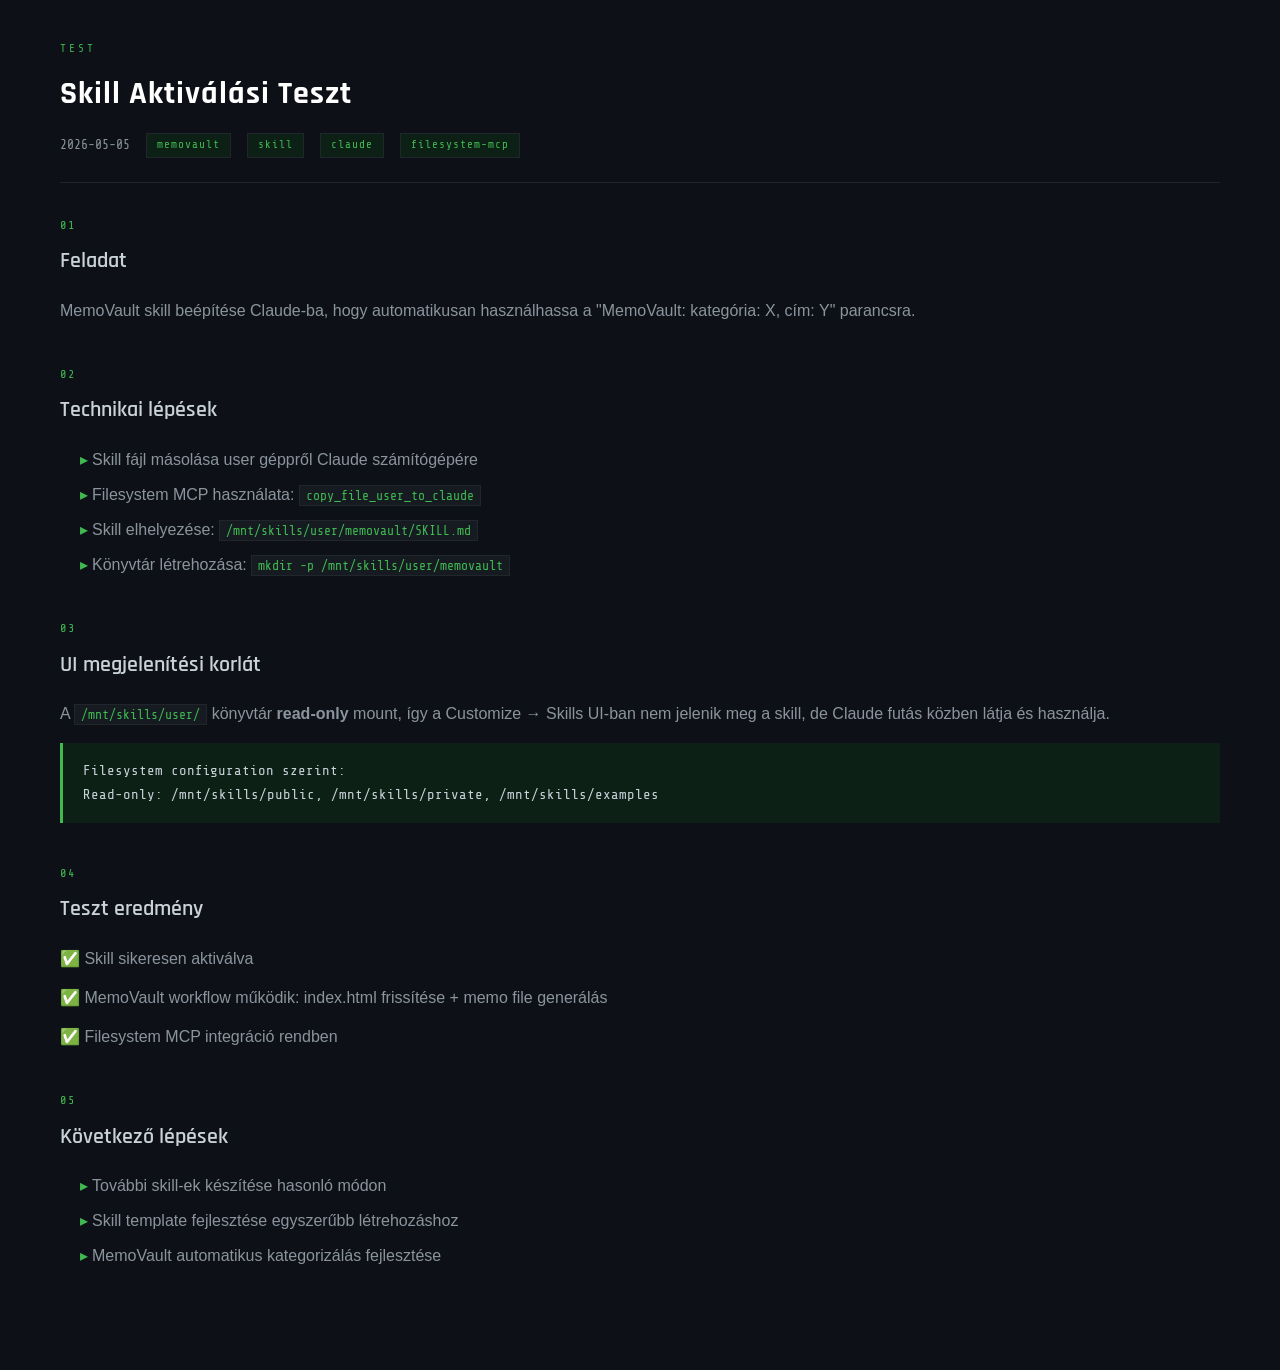
<file: memos/skill-aktivalasi-teszt.html>
<!DOCTYPE html>
<html lang="hu">
<head>
<meta charset="UTF-8">
<meta name="viewport" content="width=device-width, initial-scale=1.0">
<title>Skill Aktiválási Teszt</title>
<style>
  @import url('https://fonts.googleapis.com/css2?family=Share+Tech+Mono&family=Rajdhani:wght@400;600;700&display=swap');

  * { box-sizing: border-box; margin: 0; padding: 0; }
  body {
    font-family: 'Segoe UI', sans-serif;
    background: #0d1117;
    color: #e6edf3;
    padding: 40px 60px 60px;
    line-height: 1.7;
  }

  .header {
    margin-bottom: 32px;
    padding-bottom: 24px;
    border-bottom: 1px solid #21262d;
  }
  .category {
    font-family: 'Share Tech Mono', monospace;
    font-size: 11px;
    color: #3fb950;
    text-transform: uppercase;
    letter-spacing: 3px;
    margin-bottom: 8px;
  }
  .title {
    font-family: 'Rajdhani', sans-serif;
    font-size: 32px;
    font-weight: 700;
    color: #fff;
    margin-bottom: 12px;
    letter-spacing: 1px;
  }
  .meta {
    font-family: 'Share Tech Mono', monospace;
    font-size: 13px;
    color: #8b949e;
    display: flex;
    gap: 16px;
    align-items: center;
  }
  .tag {
    background: #0d2016;
    border: 1px solid #21262d;
    color: #3fb950;
    padding: 2px 10px;
    font-size: 11px;
    letter-spacing: 1px;
  }

  .section {
    margin-bottom: 40px;
  }
  .section-num {
    font-family: 'Share Tech Mono', monospace;
    font-size: 12px;
    color: #3fb950;
    letter-spacing: 2px;
    margin-bottom: 8px;
  }
  .section h2 {
    font-family: 'Rajdhani', sans-serif;
    font-size: 22px;
    font-weight: 600;
    color: #c9d1d9;
    margin-bottom: 16px;
  }
  .section p {
    color: #8b949e;
    margin-bottom: 12px;
  }
  .section ul {
    list-style: none;
    padding-left: 20px;
  }
  .section li {
    color: #8b949e;
    padding-left: 12px;
    position: relative;
    margin-bottom: 8px;
  }
  .section li::before {
    content: '▸';
    position: absolute;
    left: 0;
    color: #3fb950;
  }

  code {
    background: #161b22;
    border: 1px solid #21262d;
    padding: 2px 6px;
    font-family: 'Share Tech Mono', monospace;
    font-size: 13px;
    color: #3fb950;
  }

  .highlight {
    background: #0d2016;
    border-left: 3px solid #3fb950;
    padding: 16px 20px;
    margin: 16px 0;
    color: #c9d1d9;
    font-family: 'Share Tech Mono', monospace;
    font-size: 14px;
  }
</style>
</head>
<body>

<div class="header">
  <div class="category">Test</div>
  <div class="title">Skill Aktiválási Teszt</div>
  <div class="meta">
    <span>2026-05-05</span>
    <span class="tag">memovault</span>
    <span class="tag">skill</span>
    <span class="tag">claude</span>
    <span class="tag">filesystem-mcp</span>
  </div>
</div>

<div class="section">
  <div class="section-num">01</div>
  <h2>Feladat</h2>
  <p>MemoVault skill beépítése Claude-ba, hogy automatikusan használhassa a "MemoVault: kategória: X, cím: Y" parancsra.</p>
</div>

<div class="section">
  <div class="section-num">02</div>
  <h2>Technikai lépések</h2>
  <ul>
    <li>Skill fájl másolása user géppről Claude számítógépére</li>
    <li>Filesystem MCP használata: <code>copy_file_user_to_claude</code></li>
    <li>Skill elhelyezése: <code>/mnt/skills/user/memovault/SKILL.md</code></li>
    <li>Könyvtár létrehozása: <code>mkdir -p /mnt/skills/user/memovault</code></li>
  </ul>
</div>

<div class="section">
  <div class="section-num">03</div>
  <h2>UI megjelenítési korlát</h2>
  <p>A <code>/mnt/skills/user/</code> könyvtár <strong>read-only</strong> mount, így a Customize → Skills UI-ban nem jelenik meg a skill, de Claude futás közben látja és használja.</p>
  <div class="highlight">
    Filesystem configuration szerint:<br>
    Read-only: /mnt/skills/public, /mnt/skills/private, /mnt/skills/examples
  </div>
</div>

<div class="section">
  <div class="section-num">04</div>
  <h2>Teszt eredmény</h2>
  <p>✅ Skill sikeresen aktiválva</p>
  <p>✅ MemoVault workflow működik: index.html frissítése + memo file generálás</p>
  <p>✅ Filesystem MCP integráció rendben</p>
</div>

<div class="section">
  <div class="section-num">05</div>
  <h2>Következő lépések</h2>
  <ul>
    <li>További skill-ek készítése hasonló módon</li>
    <li>Skill template fejlesztése egyszerűbb létrehozáshoz</li>
    <li>MemoVault automatikus kategorizálás fejlesztése</li>
  </ul>
</div>

</body>
</html>
</file>
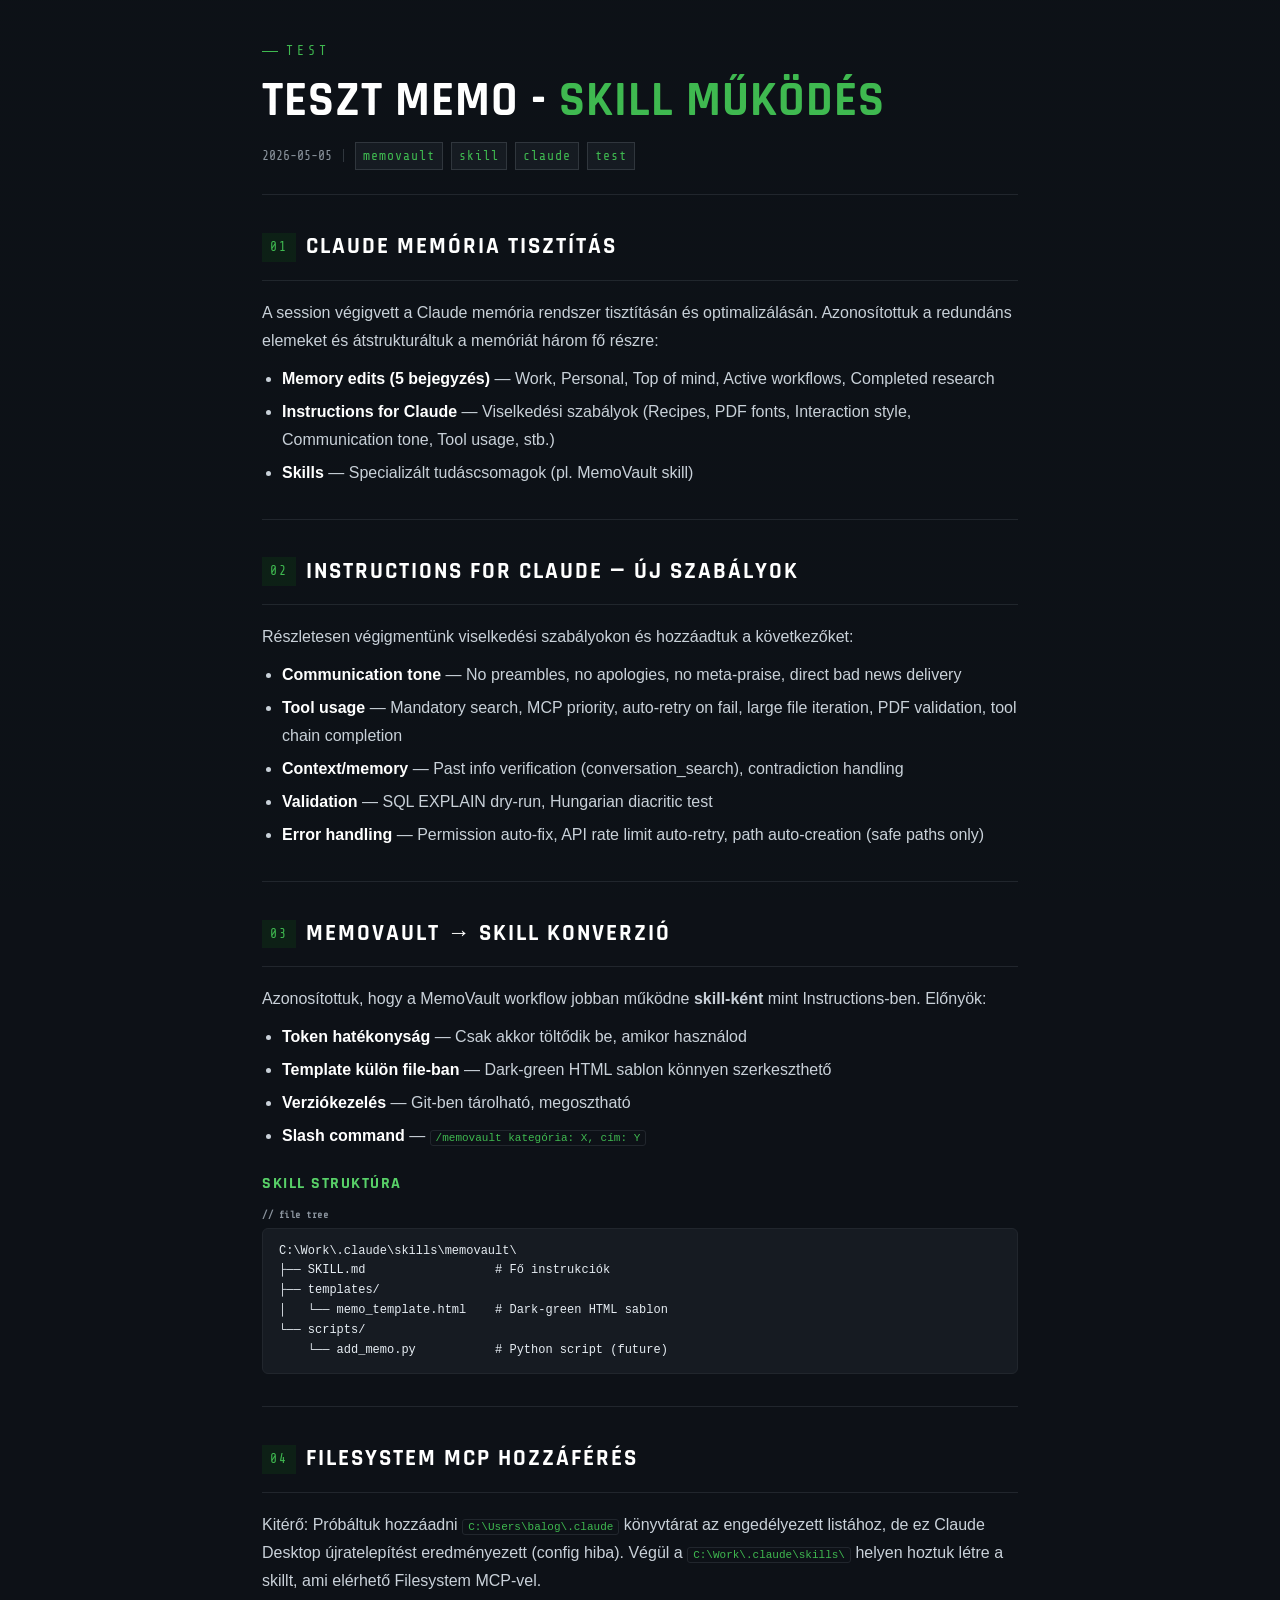
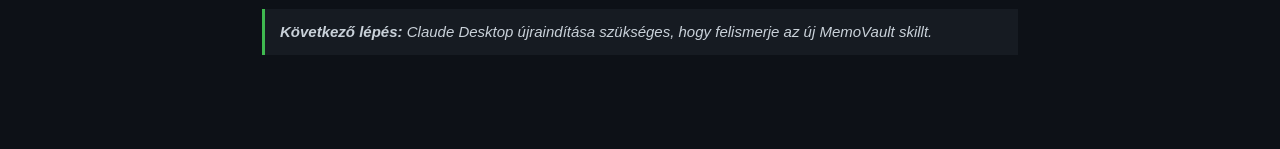
<file: memos/teszt-memovault-skill.html>
<!DOCTYPE html>
<html lang="hu">
<head>
<meta charset="UTF-8">
<meta name="viewport" content="width=device-width, initial-scale=1.0">
<title>Teszt Memo - Skill Működés</title>
<style>
  @import url('https://fonts.googleapis.com/css2?family=Share+Tech+Mono&family=Rajdhani:wght@600;700&display=swap');

  :root {
    --green: #3fb950; --green-dark: #0d2016; --cyan: #58d068;
    --red: #f85149; --orange: #e3b341;
    --bg: #0d1117; --bg2: #111620; --bg3: #161b22;
    --border: #21262d; --border2: #30363d;
    --text: #e6edf3; --text-mid: #c9d1d9; --text-dim: #8b949e;
  }
  * { box-sizing: border-box; margin: 0; padding: 0; }
  body { background: var(--bg); color: var(--text); font-family: 'Segoe UI', sans-serif; font-size: 16px; line-height: 1.75; padding: 40px 32px 80px; max-width: 820px; margin: 0 auto; }
  body::before { content: ''; position: fixed; inset: 0; background: repeating-linear-gradient(0deg, transparent, transparent 3px, rgba(63,185,80,0.007) 3px, rgba(63,185,80,0.007) 4px); pointer-events: none; z-index: 9999; }

  header { padding-bottom: 24px; border-bottom: 1px solid var(--border); margin-bottom: 28px; }
  .header-tag { font-family: 'Share Tech Mono', monospace; font-size: 13px; color: var(--green); letter-spacing: 4px; text-transform: uppercase; margin-bottom: 12px; display: flex; align-items: center; gap: 8px; }
  .header-tag::before { content: ''; display: inline-block; width: 16px; height: 1px; background: var(--green); }
  h1 { font-family: 'Rajdhani', sans-serif; font-weight: 700; font-size: clamp(30px, 4vw, 48px); text-transform: uppercase; letter-spacing: 1px; color: #fff; line-height: 1.1; }
  h1 span { color: var(--green); }
  .meta { margin-top: 14px; display: flex; gap: 8px; flex-wrap: wrap; align-items: center; font-family: 'Share Tech Mono', monospace; font-size: 13px; color: var(--text-dim); }
  .tag { background: var(--bg3); border: 1px solid var(--border2); padding: 2px 7px; color: var(--green); font-size: 13px; letter-spacing: 1px; }

  .section { margin-top: 32px; }
  .section-header { display: flex; align-items: center; gap: 10px; margin-bottom: 18px; padding-bottom: 12px; border-bottom: 1px solid var(--border); }
  .section-num { font-family: 'Share Tech Mono', monospace; font-size: 13px; color: var(--green); background: var(--green-dark); padding: 3px 8px; letter-spacing: 2px; flex-shrink: 0; }
  .section-title { font-family: 'Rajdhani', sans-serif; font-size: 23px; font-weight: 700; letter-spacing: 2px; text-transform: uppercase; color: #fff; }
  .sub-header { font-family: 'Rajdhani', sans-serif; font-size: 16px; font-weight: 700; letter-spacing: 1.5px; text-transform: uppercase; color: var(--cyan); margin: 20px 0 8px; }

  p { color: var(--text-mid); margin-bottom: 10px; }
  ul.prose { color: var(--text-mid); margin: 8px 0 14px 20px; }
  ul.prose li { margin-bottom: 5px; }
  ul.prose li strong { color: #fff; font-weight: 600; }
  .divider { border: none; border-top: 1px solid var(--border); margin: 32px 0; }

  .callout { padding: 10px 15px; margin: 14px 0; border-left: 3px solid; background: var(--bg3); font-size: 15px; line-height: 1.75; color: var(--text-mid); font-style: italic; }
  .callout.tip  { border-color: var(--green); }
  .callout.warn { border-color: var(--orange); color: #d4a840; }

  .code-label { font-size: 10px; font-weight: 700; letter-spacing: 0.05em; margin-bottom: 4px; font-family: 'Share Tech Mono', monospace; color: var(--text-dim); }
  pre { background: var(--bg3); border: 1px solid var(--border); border-radius: 6px; padding: 13px 16px; overflow-x: auto; margin: 4px 0 14px; font-family: 'Cascadia Code', 'Fira Code', monospace; font-size: 12px; color: var(--text); line-height: 1.65; }
  code { font-family: 'Cascadia Code', 'Fira Code', monospace; font-size: 11px; color: var(--green); background: var(--bg); border: 1px solid var(--border); padding: 1px 5px; border-radius: 3px; }

  table { width: 100%; border-collapse: collapse; font-size: 15px; margin: 12px 0 18px; }
  th { background: var(--bg3); color: var(--green); padding: 7px 10px; text-align: left; border: 1px solid var(--border); font-weight: 600; font-family: 'Share Tech Mono', monospace; font-size: 14px; letter-spacing: 0.5px; }
  td { padding: 6px 10px; border: 1px solid var(--border); color: var(--text-mid); vertical-align: top; }
  tr:nth-child(even) td { background: var(--bg); }
  tr:nth-child(odd)  td { background: var(--bg2); }
  td code { font-size: 11px; }
</style>
</head>
<body>

<header>
  <div class="header-tag">Test</div>
  <h1>Teszt Memo - <span>Skill Működés</span></h1>
  <div class="meta">
    <span>2026-05-05</span>
    <span style="color:#30363d">|</span>
    <span class="tag">memovault</span>
    <span class="tag">skill</span>
    <span class="tag">claude</span>
    <span class="tag">test</span>
  </div>
</header>

<div class="section">
  <div class="section-header">
    <span class="section-num">01</span>
    <span class="section-title">Claude Memória Tisztítás</span>
  </div>
  <p>A session végigvett a Claude memória rendszer tisztításán és optimalizálásán. Azonosítottuk a redundáns elemeket és átstrukturáltuk a memóriát három fő részre:</p>
  <ul class="prose">
    <li><strong>Memory edits (5 bejegyzés)</strong> — Work, Personal, Top of mind, Active workflows, Completed research</li>
    <li><strong>Instructions for Claude</strong> — Viselkedési szabályok (Recipes, PDF fonts, Interaction style, Communication tone, Tool usage, stb.)</li>
    <li><strong>Skills</strong> — Specializált tudáscsomagok (pl. MemoVault skill)</li>
  </ul>
</div>

<hr class="divider">

<div class="section">
  <div class="section-header">
    <span class="section-num">02</span>
    <span class="section-title">Instructions for Claude — Új Szabályok</span>
  </div>
  <p>Részletesen végigmentünk viselkedési szabályokon és hozzáadtuk a következőket:</p>
  <ul class="prose">
    <li><strong>Communication tone</strong> — No preambles, no apologies, no meta-praise, direct bad news delivery</li>
    <li><strong>Tool usage</strong> — Mandatory search, MCP priority, auto-retry on fail, large file iteration, PDF validation, tool chain completion</li>
    <li><strong>Context/memory</strong> — Past info verification (conversation_search), contradiction handling</li>
    <li><strong>Validation</strong> — SQL EXPLAIN dry-run, Hungarian diacritic test</li>
    <li><strong>Error handling</strong> — Permission auto-fix, API rate limit auto-retry, path auto-creation (safe paths only)</li>
  </ul>
</div>

<hr class="divider">

<div class="section">
  <div class="section-header">
    <span class="section-num">03</span>
    <span class="section-title">MemoVault → Skill Konverzió</span>
  </div>
  <p>Azonosítottuk, hogy a MemoVault workflow jobban működne <strong>skill-ként</strong> mint Instructions-ben. Előnyök:</p>
  <ul class="prose">
    <li><strong>Token hatékonyság</strong> — Csak akkor töltődik be, amikor használod</li>
    <li><strong>Template külön file-ban</strong> — Dark-green HTML sablon könnyen szerkeszthető</li>
    <li><strong>Verziókezelés</strong> — Git-ben tárolható, megosztható</li>
    <li><strong>Slash command</strong> — <code>/memovault kategória: X, cím: Y</code></li>
  </ul>
  
  <div class="sub-header">Skill struktúra</div>
  <div class="code-label">// file tree</div>
  <pre>C:\Work\.claude\skills\memovault\
├── SKILL.md                  # Fő instrukciók
├── templates/
│   └── memo_template.html    # Dark-green HTML sablon
└── scripts/
    └── add_memo.py           # Python script (future)</pre>
</div>

<hr class="divider">

<div class="section">
  <div class="section-header">
    <span class="section-num">04</span>
    <span class="section-title">Filesystem MCP Hozzáférés</span>
  </div>
  <p>Kitérő: Próbáltuk hozzáadni <code>C:\Users\balog\.claude</code> könyvtárat az engedélyezett listához, de ez Claude Desktop újratelepítést eredményezett (config hiba). Végül a <code>C:\Work\.claude\skills\</code> helyen hoztuk létre a skillt, ami elérhető Filesystem MCP-vel.</p>
</div>

<div class="callout tip">
  <strong>Következő lépés:</strong> Claude Desktop újraindítása szükséges, hogy felismerje az új MemoVault skillt.
</div>

</body>
</html>
</file>
<file: memo-styles.css>
@import url('https://fonts.googleapis.com/css2?family=Share+Tech+Mono&family=Rajdhani:wght@600;700&display=swap');

/* ═══════════════════════════════════════════════════════════════
   VÁLTOZÓK
   ═══════════════════════════════════════════════════════════════ */
:root {
  --green: #3fb950;
  --green-dark: #0d2016;
  --cyan: #58d068;
  --red: #f85149;
  --orange: #e3b341;
  --bg: #0d1117;
  --bg2: #111620;
  --bg3: #161b22;
  --border: #21262d;
  --border2: #30363d;
  --text: #e6edf3;
  --text-mid: #c9d1d9;
  --text-dim: #8b949e;
}

/* ═══════════════════════════════════════════════════════════════
   RESET & BASE
   ═══════════════════════════════════════════════════════════════ */
* {
  box-sizing: border-box;
  margin: 0;
  padding: 0;
}

body {
  background: var(--bg);
  color: var(--text);
  font-family: 'Segoe UI', sans-serif;
  font-size: 16px;
  line-height: 1.75;
  padding: 40px 32px 80px;
  max-width: 820px;
  margin: 0 auto;
}

body::before {
  content: '';
  position: fixed;
  inset: 0;
  background: repeating-linear-gradient(
    0deg,
    transparent,
    transparent 3px,
    rgba(63,185,80,0.007) 3px,
    rgba(63,185,80,0.007) 4px
  );
  pointer-events: none;
  z-index: 9999;
}

/* ═══════════════════════════════════════════════════════════════
   TYPOGRAPHY — KÖZÖS OSZTÁLYOK
   ═══════════════════════════════════════════════════════════════ */
.mono {
  font-family: 'Share Tech Mono', monospace;
}

.rajdhani {
  font-family: 'Rajdhani', sans-serif;
}

.uppercase {
  text-transform: uppercase;
}

.text-mid {
  color: var(--text-mid);
}

.text-dim {
  color: var(--text-dim);
}

.text-green {
  color: var(--green);
}

.text-cyan {
  color: var(--cyan);
}

.text-white {
  color: #fff;
}

/* ═══════════════════════════════════════════════════════════════
   LAYOUT — KÖZÖS OSZTÁLYOK
   ═══════════════════════════════════════════════════════════════ */
.flex {
  display: flex;
}

.flex-gap-8 {
  gap: 8px;
}

.flex-gap-10 {
  gap: 10px;
}

.items-center {
  align-items: center;
}

.flex-wrap {
  flex-wrap: wrap;
}

.flex-shrink-0 {
  flex-shrink: 0;
}

/* ═══════════════════════════════════════════════════════════════
   SPACING — KÖZÖS OSZTÁLYOK
   ═══════════════════════════════════════════════════════════════ */
.mb-8 {
  margin-bottom: 8px;
}

.mb-10 {
  margin-bottom: 10px;
}

.mb-12 {
  margin-bottom: 12px;
}

.mb-14 {
  margin-bottom: 14px;
}

.mb-18 {
  margin-bottom: 18px;
}

.mt-14 {
  margin-top: 14px;
}

.mt-20 {
  margin-top: 20px;
}

.mt-32 {
  margin-top: 32px;
}

.pb-12 {
  padding-bottom: 12px;
}

.pb-24 {
  padding-bottom: 24px;
}

.mb-28 {
  margin-bottom: 28px;
}

/* ═══════════════════════════════════════════════════════════════
   BORDERS — KÖZÖS OSZTÁLYOK
   ═══════════════════════════════════════════════════════════════ */
.border-bottom {
  border-bottom: 1px solid var(--border);
}

.border-left-3 {
  border-left: 3px solid;
}

/* ═══════════════════════════════════════════════════════════════
   HEADER
   ═══════════════════════════════════════════════════════════════ */
header {
  padding-bottom: 24px;
  border-bottom: 1px solid var(--border);
  margin-bottom: 28px;
}

.header-tag {
  font-size: 13px;
  letter-spacing: 4px;
}

.header-tag::before {
  content: '';
  display: inline-block;
  width: 16px;
  height: 1px;
  background: var(--green);
}

h1 {
  font-weight: 700;
  font-size: clamp(30px, 4vw, 48px);
  letter-spacing: 1px;
  line-height: 1.1;
}

h1 span {
  color: var(--green);
}

.meta {
  font-size: 13px;
}

.tag {
  background: var(--bg3);
  border: 1px solid var(--border2);
  padding: 2px 7px;
  font-size: 13px;
  letter-spacing: 1px;
}

/* ═══════════════════════════════════════════════════════════════
   SECTIONS
   ═══════════════════════════════════════════════════════════════ */
.section {
  margin-top: 32px;
}

.section-header {
  display: flex;
  align-items: center;
  gap: 10px;
  margin-bottom: 18px;
  padding-bottom: 12px;
  border-bottom: 1px solid var(--border);
}

.section-num {
  font-size: 13px;
  background: var(--green-dark);
  padding: 3px 8px;
  letter-spacing: 2px;
}

.section-title {
  font-size: 23px;
  font-weight: 700;
  letter-spacing: 2px;
}

.sub-header {
  font-size: 16px;
  font-weight: 700;
  letter-spacing: 1.5px;
  margin: 20px 0 8px;
}

/* ═══════════════════════════════════════════════════════════════
   CONTENT
   ═══════════════════════════════════════════════════════════════ */
p {
  margin-bottom: 10px;
}

ul.prose {
  margin: 8px 0 14px 20px;
}

ul.prose li {
  margin-bottom: 5px;
}

ul.prose li strong {
  color: #fff;
  font-weight: 600;
}

.divider {
  border: none;
  border-top: 1px solid var(--border);
  margin: 32px 0;
}

/* ═══════════════════════════════════════════════════════════════
   CALLOUTS
   ═══════════════════════════════════════════════════════════════ */
.callout {
  padding: 10px 15px;
  margin: 14px 0;
  background: var(--bg3);
  font-size: 15px;
  line-height: 1.75;
  font-style: italic;
}

.callout.tip {
  border-color: var(--green);
}

.callout.warn {
  border-color: var(--orange);
  color: #d4a840;
}

/* ═══════════════════════════════════════════════════════════════
   CODE
   ═══════════════════════════════════════════════════════════════ */
.code-label {
  font-size: 10px;
  font-weight: 700;
  letter-spacing: 0.05em;
  margin-bottom: 4px;
}

pre {
  background: var(--bg3);
  border: 1px solid var(--border);
  border-radius: 6px;
  padding: 13px 16px;
  overflow-x: auto;
  margin: 4px 0 14px;
  font-family: 'Cascadia Code', 'Fira Code', monospace;
  font-size: 12px;
  line-height: 1.65;
}

code {
  font-family: 'Cascadia Code', 'Fira Code', monospace;
  font-size: 11px;
  background: var(--bg);
  border: 1px solid var(--border);
  padding: 1px 5px;
  border-radius: 3px;
}

/* ═══════════════════════════════════════════════════════════════
   TABLE
   ═══════════════════════════════════════════════════════════════ */
table {
  width: 100%;
  border-collapse: collapse;
  font-size: 15px;
  margin: 12px 0 18px;
}

th {
  background: var(--bg3);
  padding: 7px 10px;
  text-align: left;
  border: 1px solid var(--border);
  font-weight: 600;
  font-size: 14px;
  letter-spacing: 0.5px;
}

td {
  padding: 6px 10px;
  border: 1px solid var(--border);
  vertical-align: top;
}

tr:nth-child(even) td {
  background: var(--bg);
}

tr:nth-child(odd) td {
  background: var(--bg2);
}

td code {
  font-size: 11px;
}

/* ═══════════════════════════════════════════════════════════════
   KOMBINÁLT OSZTÁLYOK (gyakran együtt használt stílusok)
   ═══════════════════════════════════════════════════════════════ */
.header-tag {
  /* mono + uppercase + text-green + flex + items-center + flex-gap-8 + mb-12 már benne van */
}

h1 {
  /* rajdhani + uppercase + text-white már benne van */
}

.meta {
  /* mt-14 + flex + flex-gap-8 + flex-wrap + items-center + mono + text-dim már benne van */
}

.tag {
  /* text-green + mono + uppercase már benne van */
}

.section-num {
  /* mono + text-green + uppercase + flex-shrink-0 már benne van */
}

.section-title {
  /* rajdhani + uppercase + text-white már benne van */
}

.sub-header {
  /* rajdhani + uppercase + text-cyan + mt-20 + mb-8 már benne van */
}

p {
  /* text-mid + mb-10 már benne van */
}

ul.prose {
  /* text-mid már benne van */
}

.callout {
  /* text-mid + border-left-3 már benne van */
}

.code-label {
  /* mono + text-dim már benne van */
}

pre {
  /* text-white már benne van */
}

code {
  /* text-green már benne van */
}

th {
  /* text-green + mono már benne van */
}

td {
  /* text-mid már benne van */
}
</file>
